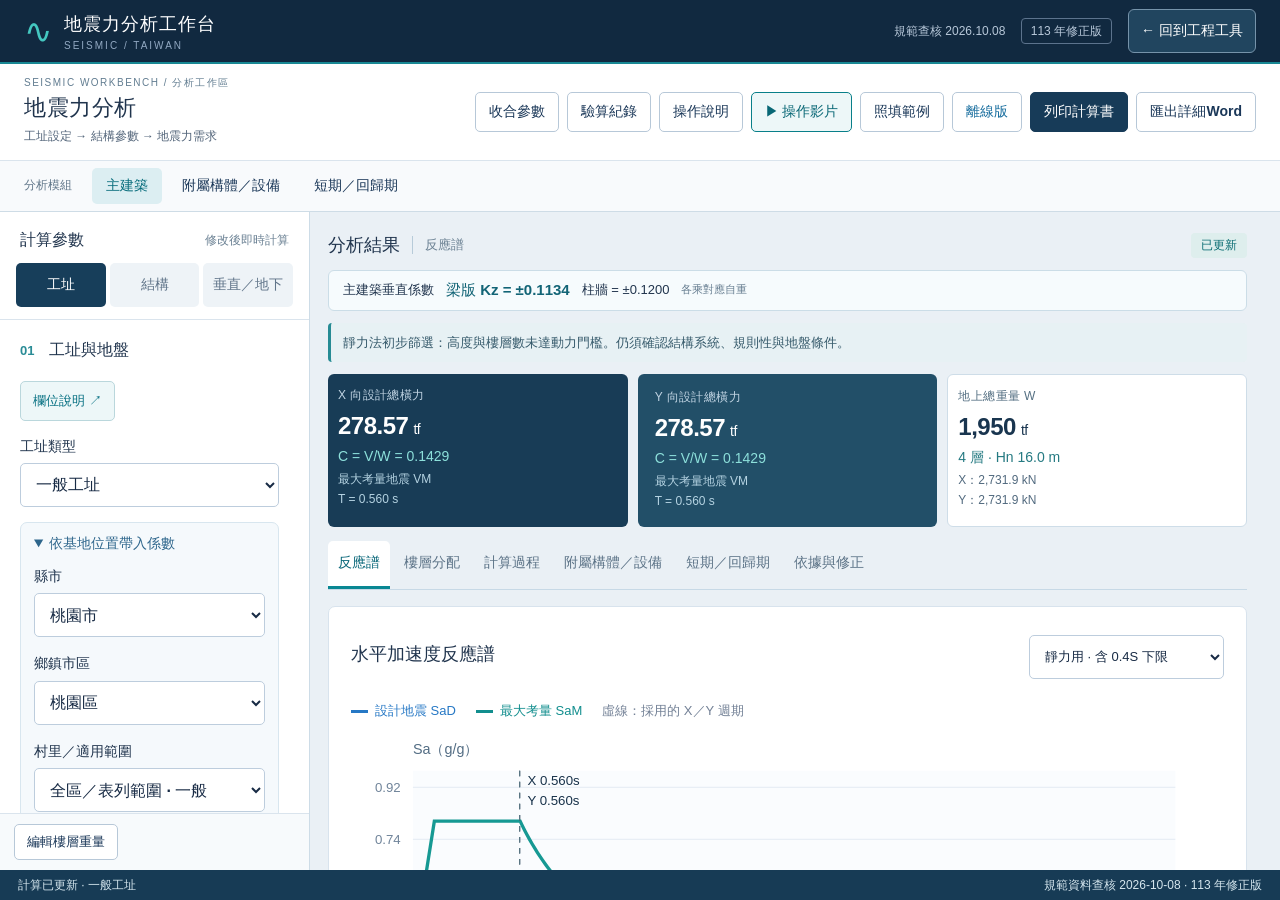
<file: index.html>
<!doctype html><html lang="zh-Hant"><head><meta charset="UTF-8"><meta name="viewport" content="width=device-width, initial-scale=1"><title>地震力分析工作台</title><meta name="description" content="臺灣建築物地震力互動計算，一般工址、臺北盆地、近斷層與完整計算過程。"><link rel="icon" href="data:image/svg+xml,%3Csvg xmlns='http://www.w3.org/2000/svg' viewBox='0 0 32 32'%3E%3Crect width='32' height='32' rx='6' fill='%23132640'/%3E%3Cpath d='M3 18h6l3-10 5 17 4-12 3 5h5' fill='none' stroke='%2339c6be' stroke-width='2'/%3E%3C/svg%3E"><link rel="stylesheet" href="style.css?v=20261002-guide2"><style id="hub-return-style">.header-actions{display:flex;align-items:center;gap:16px}.hub-return{display:inline-flex;align-items:center;justify-content:center;min-height:44px;padding:8px 12px;border:1px solid #7693aa;border-radius:6px;color:#fff;background:#21455f;font-size:14px;font-weight:600;white-space:nowrap;text-decoration:none}.hub-return:hover{background:#2c5875;text-decoration:none}.hub-return:focus-visible{outline:3px solid #70ded5;outline-offset:3px}@media(max-width:1050px){.header-actions .headernote{display:none}}@media(max-width:400px){header{padding-inline:12px}.hub-return{font-size:13px;padding-inline:8px}.brand{gap:6px}.brand b{font-size:16px}}@media print{.header-actions{display:none!important}}</style><style id="vs30-style">#vsPanel{padding:14px 12px;margin-bottom:16px;border:1px solid #bad5de;border-radius:7px;background:#f4fafb}#vsPanel details{margin:0;border:0}#vsPanel summary{font-weight:600;min-height:44px}#vsPanel label{font-size:13px}.vs-layer{padding:12px 0;border-top:1px solid #cadde5}.vs-layer-title{display:flex;justify-content:space-between;align-items:center;gap:8px;margin-bottom:8px}.vs-layer-title button{padding:8px 10px;min-height:44px}.vs-layer small{display:block;line-height:1.7;color:#4e6779}.vs-actions{display:flex;flex-wrap:wrap;gap:8px;margin:14px 0}.vs-actions button{min-height:44px;flex:1}#vsResult{font-variant-numeric:tabular-nums;font-size:14px;overflow-wrap:anywhere}.vs-error{color:#922c28;background:#fff0ec}#vsPanel input{min-width:0;width:100%;font-size:16px}</style><link rel="stylesheet" href="tutorial.css?v=20261008"><link rel="stylesheet" href="short-term.css?v=20261009"></head><body data-mobile-view="parameters">
<header><div class="brand"><span class="mark">∿</span><div><b>地震力分析工作台</b><small>SEISMIC / TAIWAN</small></div></div><div class="header-actions"><div class="headernote">規範查核 2026.10.08 <span>113 年修正版</span></div><a class="hub-return" href="https://jerry597640-droid.github.io/engineering-calculator-hub/" target="_blank" rel="noopener noreferrer" aria-label="回到工程工具（另開分頁）" title="另開工程工具總覽，保留目前計算資料；需網路連線">← 回到工程工具</a></div></header>
<main><div class="title"><div><div class="overline">SEISMIC WORKBENCH / 分析工作區</div><h1>地震力分析</h1><p>工址設定 → 結構參數 → 地震力需求</p></div><div class="title-actions"><button id="focusInput" aria-pressed="false">收合參數</button><button id="openVerification">驗算紀錄</button><button data-guide="start">操作說明</button><button type="button" class="tutorial-open" data-open-tutorial>▶ 操作影片</button><button data-guide="example">照填範例</button><a class="offline-link" href="offline.html" download="地震力分析工作台_離線版.html">離線版</a><button id="print">列印計算書</button></div></div>
<div class="workspace-toolbar"><div><span class="workspace-label">分析模組</span><button class="active" id="moduleBuilding" aria-pressed="true">主建築</button><button id="moduleComponent" aria-pressed="false">附屬構體／設備</button><button id="moduleShortTerm" aria-pressed="false">短期／回歸期</button></div><span class="workspace-meta">自動重算 · m / tf / s</span></div><div class="workspace"><aside id="inputPanel"><div class="input-heading"><b>計算參數</b><span>修改後即時計算</span></div><div class="input-tabs" role="tablist" aria-label="參數分類"><button id="input-tab-0" role="tab" aria-controls="input-0" aria-selected="true" data-input-tab="0" class="active">工址</button><button id="input-tab-1" role="tab" aria-controls="input-1" aria-selected="false" tabindex="-1" data-input-tab="1">結構</button><button id="input-tab-2" role="tab" aria-controls="input-2" aria-selected="false" tabindex="-1" data-input-tab="2">垂直／地下</button></div><div class="input-scroll">
<section id="input-0" role="tabpanel" aria-labelledby="input-tab-0"><h2><em>01</em> 工址與地盤</h2><button class="field-help" data-guide="site">欄位說明 ↗</button><label>工址類型<select id="mode"><option value="general">一般工址</option><option value="basin">臺北盆地微分區</option><option value="near">近斷層工址</option></select></label>
<details class="location-picker" open><summary>依基地位置帶入係數</summary><label>縣市<select id="city"></select></label><label>鄉鎮市區<select id="district"></select></label><label>村里／適用範圍<select id="village"></select></label><button id="applyLocation" class="full">帶入選定工址</button><p class="hint">所有震區與盆地資料採國土署現行表 2-1、2-6；資料查核 2026-10-08。依原操作設定，一般工址選單不列臺北市；臺北市非盆地基地須依表 2-6(b)另查並手動輸入，勿直接套盆地。未列村里須依規範圖 2-1 判定。</p></details>
<p class="hint" id="locationNote">示範：一般工址係數，請核對實際基地。</p>
<div id="vsPanel"><label>地盤分類方式<select id="soilMethod"><option value="manual">手動選擇地盤分類</option><option value="layers">分層厚度＋Vs 自動判定</option></select></label><p id="vsBasinNote" class="note" hidden>臺北盆地依 §2.7 微分區規定；Vs30 可試算，結果不帶入地震力，也不自動判定盆地範圍。</p><details id="vsDetails"><summary>Vs30 分層計算與資料來源</summary><p class="hint">從工址地表 0 m 起，由上而下連續填入各層厚度與剪力波速，合計須達 30 m。厚度不是層底深度，也不是從基礎底起算。</p><div id="vsRows"></div><div class="vs-actions"><button type="button" id="vsAdd">＋ 新增土層</button><button type="button" id="vsExample">載入教學範例</button></div><div id="vsResult" class="note" role="status" aria-live="polite"></div><p class="hint">Vs30 = 30 ÷ Σ(dᵢ/Vsᵢ)，為厚度加權調和平均。≥270：第一類；180–未滿270：第二類；未滿180：第三類（m/s）。分類使用未四捨五入值。</p><p class="hint">厚度取自地質鑽探／分層報告；Vs 取自波速試驗或由專業人員確認的規範換算值。不能由縣市、土名或單一 N 值直接判定。資料不足 30 m 不外推；穿越 30 m 的土層僅取範圍內厚度。岩層也須有對應波速。</p><button type="button" class="field-help" data-guide="vs30">Vs30 操作說明與範例 ↗</button><p class="hint"><a href="https://www.nlma.gov.tw/uploads/files/26e22debb8e2339ac04e410f8fa49b44.pdf" target="_blank" rel="noopener">規範 §2.5、式 (2-5a)</a> · 本功能不評估液化、邊坡或其他地質風險。</p></details></div><div id="generalInputs"><label>地盤分類<select id="soil"><option value="1">第一類 · Vs30 ≥ 270 m/s</option><option value="2">第二類 · 180 ≤ Vs30 < 270</option><option value="3">第三類 · Vs30 < 180 m/s</option></select></label><p class="hint">輸入震區係數，工址放大 Fa、Fv 自動內插。</p><div class="grid2"><label>S<sub>S</sub><sup>D</sup> 設計・短週期<input id="s0" type="number" value="0.6" step="0.01" min="0.01"></label><label>S<sub>1</sub><sup>D</sup> 設計・1 秒<input id="s1" type="number" value="0.3" step="0.01" min="0.01"></label><label>S<sub>S</sub><sup>M</sup> 最大・短週期<input id="s2" type="number" value="0.8" step="0.01" min="0.01"></label><label>S<sub>1</sub><sup>M</sup> 最大・1 秒<input id="s3" type="number" value="0.45" step="0.01" min="0.01"></label></div></div>
<div id="basinInputs" hidden><label>臺北微分區<select id="zone"><option value="1.6">臺北一區 · T₀ = 1.60 s</option><option value="1.3" selected>臺北二區 · T₀ = 1.30 s</option><option value="1.05">臺北三區 · T₀ = 1.05 s</option></select></label><p class="hint">SDS = 0.6、SMS = 0.8；不再乘一般地盤放大係數。</p></div>
<div id="nearInputs" hidden><h3>適用斷層與距離</h3><div id="faultRows"></div><button id="addFault">＋ 加入斷層</button><p class="hint">同名斷層須核對其適用行政區。距離為基地至最新斷層跡線的最短水平距離；≤1 km 取首欄，≥14 km 取末欄，各參數取包絡後再作地盤放大。</p></div></section>
<section id="input-1" role="tabpanel" aria-labelledby="input-tab-1" hidden><h2><em>02</em> 建築與結構參數</h2><button class="field-help" data-guide="structure">欄位說明 ↗</button><div class="grid2"><label title="修改高度會同比例調整各樓層標高">建築高度 Hn（m）<input id="height" type="number" value="16" min="0.1" step="0.1"></label><label>用途係數 I<select id="I"><option value="1">1.00 · 一般</option><option value="1.25">1.25 · 指定公眾用途</option><option value="1.5">1.50 · 重要／危險物品</option></select></label></div><label>設計方法與 αy<select id="ay"><option value="1">強度／極限設計，E 因子 1.0 · αy=1.0</option><option value="1.2">鋼構容許應力法 · αy=1.2</option><option value="1.5">RC 傳統強度法 · αy=1.5</option></select></label><p class="hint">用途依 §2.8 判定；αy 須與實際載重組合一致。</p>
<label>FuM 分界週期依據<select id="fumBasis" disabled><option value="code">規範 §2.10.2 代入式 (2-12) · T₀D</option></select></label><p class="hint">固定以 R 取代式 (2-12) 的 Ra，分界週期採 T₀D；計算書同步列示規範依據。</p><p class="hint">調整 Hn 會同比例更新樓層標高；個別樓高請至「樓層分配」修改。</p><div id="directionInputs"></div><label>表 1-1／1-2 指定不規則性<select id="irregular"><option value="no">無（示範假設）</option><option value="yes">有：勁度、重量、幾何或扭轉不規則</option></select></label><label>全高度結構系統是否不同<select id="mixed"><option value="no">相同</option><option value="yes">不同</option></select></label><label>其他需專案分析條件<select id="special"><option value="no">無（一般基礎固定建築）</option><option value="yes">有：隔震、消能或其他特殊條件</option></select></label></section>
<section id="input-2" role="tabpanel" aria-labelledby="input-tab-2" hidden><h2><em>03</em> 垂直與地下室</h2><button class="field-help" data-guide="vertical">欄位說明 ↗</button><div class="grid2"><label>垂直週期 Tv（s）<input id="tv" value="0.1" type="number" min="0.001" step="0.01"></label><label>垂直韌性 Rv<input id="rv" value="3" type="number" min="1" max="3" step="0.1"></label><label>地下室深度 H（m）<input id="depth" value="4.6" type="number" min="0" step="0.1"></label><label>地下該層重量（tf）<input id="bw" value="500" type="number" min="0.01" step="10"></label></div><p class="hint">Rv = 3 以相應韌性細節為前提。地下室重量不計入本頁地上總重 W。</p></section>
</div><div class="input-bottom"><button id="editWeights">編輯樓層重量</button><a href="#resultPanel">查看計算結果</a></div></aside>
<article id="resultPanel"><div class="result-heading"><h2>分析結果 <small id="activeViewName">反應譜</small></h2><span id="calcState">即時計算</span></div><div id="verticalSummary" class="vertical-summary" aria-live="polite"></div><div id="status" class="status" role="status"></div><div class="result-sticky"><div id="results"></div><nav aria-label="結果內容" role="tablist"><button class="active" data-tab="spectrum">反應譜</button><button data-tab="floors">樓層分配</button><button data-tab="details">計算過程</button><button data-tab="components">附屬構體／設備</button><button data-tab="shortterm">短期／回歸期</button><button data-tab="basis">依據與修正</button></nav></div>
<section id="spectrum" class="tab"><div class="sectiontop"><h2>水平加速度反應譜</h2><select id="chartType" aria-label="反應譜類型"><option value="static">靜力用 · 含 0.4S 下限</option><option value="elastic">5% 彈性譜 · 無長週期下限</option></select></div><div class="legend"><span class="blue">設計地震 SaD</span><span class="teal">最大考量 SaM</span><span>虛線：採用的 X／Y 週期</span></div><div id="chart"></div><p class="hint">Sa 為無因次加速度係數（譜加速度 / g）。彈性譜未乘 I、αy、Fu 調整係數，也未執行模態組合，不等於完成動力分析。</p><div id="siteTable"></div></section>
<section id="floors" class="tab" hidden><div class="sectiontop"><h2>地上樓層重量與地震力</h2><button class="field-help" data-guide="vertical">欄位說明 ↗</button><button id="addFloor">＋ 新增樓層</button></div><p class="hint">由下至上輸入；h 為距基面標高。W 應含全部靜載、必要活動隔間、容器內容物及規範要求的活載重比例。</p><div class="tablewrap"><table><thead><tr><th>樓層</th><th>h（m）</th><th>W（tf）</th><th>操作</th></tr></thead><tbody id="floorInputs"></tbody></table></div><div id="floorResults"></div></section>
<section id="details" class="tab" hidden><div class="sectiontop"><h2>逐步計算</h2><button id="expandSteps" aria-expanded="false">展開全部</button></div><div id="steps"></div></section>
<section id="components" class="tab" hidden><div class="sectiontop"><div><h2>附屬構體、非結構構材與設備</h2><button class="field-help" data-guide="equipment">欄位說明 ↗</button><p class="hint">第四章 · 地震力需求與承載力比較</p></div><span class="chapter-tag">§4.1–4.5</span></div>
<div class="note" id="componentContext"></div>
<div class="component-grid"><div class="component-input"><h3>構材／設備參數</h3><label>係數表<select id="cpGroup"><option value="4-1">表 4-1 · 部分構體與非結構構材附件</option><option value="4-2" selected>表 4-2 · 機電設備附件</option><option value="custom">自訂 ap、Rp（須提供可信依據）</option></select></label><label id="cpTypeLabel">構材／設備類型<select id="cpType"></select></label><div class="grid2"><label>共振放大倍數 ap<input id="cpAp" type="number" min="0.01" step="0.01" value="1" readonly></label><label>地震反應折減 Rp<input id="cpRp" type="number" min="1" step="0.01" value="2.5" readonly></label></div><label id="cpCustomLabel" hidden>自訂係數依據<input id="cpCustom" type="text" placeholder="填入報告、試驗或適用條文"></label>
<label>自重／設備操作重量 Wp（tf）<input id="cpW" type="number" min="0.001" step="0.1" value="1"></label><p class="hint">1 tf 對應約 1,000 kg 的重量；設備應計入運轉時的內容物。</p><label>安裝樓層<select id="cpFloor"><option value="roof">屋頂（自動連動 hn）</option><option value="base">基面（hx = 0）</option><option value="manual">自行輸入 hx</option></select></label><label>所在樓層距基面高度 hx（m）<input id="cpHx" type="number" min="0" step="0.1" value="16" readonly></label><label>構材／設備用途<select id="cpIp"><option value="1">一般用途 · 基準 Ip = 1.0</option><option value="1.5">必要機能／賣場儲存架／危險或易燃物 · 1.5</option></select></label><p class="hint">採用 Ip = max(設備用途係數, 建築物 I)，不另除建築物 αy 或 Fu。</p>
<details><summary>承載力比較（選填）</summary><p class="hint">填入已由設計者確認、與地震需求採相同設計基準的系統設計承載力。留白則不檢核。</p><label>水平設計承載力（tf）<input id="cpCapH" type="number" min="0.001" step="0.1" placeholder="未輸入"></label><label>垂直設計承載力（tf）<input id="cpCapV" type="number" min="0.001" step="0.1" placeholder="未輸入"></label><p class="hint">此比較不等於錨栓／接頭設計完成；仍需處理重力、偏心、傾倒力矩、拉剪互制、載重組合與傳力路徑。</p></details></div>
<div class="component-output"><div id="cpError" role="status" hidden></div><div id="cpResults"></div></div></div>
<details class="component-scope"><summary>適用範圍與設計注意事項</summary><ul><li>地震力作用於構體質心，按質量分布分配；其接頭、錨定及至主結構的傳力構件皆須設計，不能把總力直接平均分給錨栓。</li><li>固定附件不計重力引致摩擦力抵抗地震。支承在建築樓板／屋頂的設備採本章；獨立設於地面的大型設備須另依第五章。</li><li>§4.1 的家具及樓板／屋頂支承之 200 kg 以下設備附件豁免須確認適用條件。本頁不自動將小重量的設計力歸零。</li><li>§4.4 需維持機能的設備應考慮位移與相對位移。設計地震位移為式 (2-3) 作用所生位移乘以 1.4αyRa，須包含扭轉與必要的 P–Δ 效應；本模組未執行位移分析。</li><li>§4.5 替代設計須有可靠試驗與分析資料，且地震力與傾倒力矩不得低於規範的 80%；本頁不自動套用此折減。</li></ul></details>
<p class="hint">依據：<a href="https://www.nlma.gov.tw/uploads/files/38755deaa3b5f7ce0ceb3579198361db.pdf" target="_blank" rel="noopener">國土署《建築物耐震設計規範及解說》第四章、表 4-1 與表 4-2</a>。與左側已帶入的工址參數連動，選單選取後請按「帶入選定工址」。</p></section>

<section id="shortterm" class="tab" hidden>
<div class="st-top"><div><span class="st-kicker">SHORT SERVICE LIFE / v2026.10.09</span><h2>短期地震力｜回歸期檢核</h2><p>使用年限 → 10% 超越機率 → 回歸期 → 專案地震需求</p></div><div class="st-actions"><button data-guide="shortterm-guide">欄位與資料來源</button><button data-open-tutorial>▶ 進版操作影片</button></div></div>
<div class="st-note">依《建築物耐震設計規範及解說》§11.2 解說，施工支撐及臨時假設工程可依使用壽命內 <b>10% 超越機率</b>求設計地震回歸期，再取得該回歸期之工址地震危害資料。這裡的「短期」是使用期間（年），與結構振動「短週期」（秒）不同。</div>
<div class="st-layout"><div class="st-box"><h3>01　使用期間與比較條件</h3><div class="grid2"><label for="stDuration">預定使用期間<input id="stDuration" type="number" min="0.000001" step="any" value="6" inputmode="decimal"></label><label for="stUnit">期間單位<select id="stUnit"><option value="month" selected>月</option><option value="year">年</option><option value="day">日</option></select></label></div><div class="st-presets" aria-label="使用期間快速選擇"><button data-st-months="3">3 個月</button><button data-st-months="6">6 個月</button><button data-st-months="12">1 年</button><button data-st-months="24">2 年</button></div><label>期間內目標超越機率<input value="10%（§11.2 解說）" readonly aria-label="目標超越機率固定為百分之十"></label><label for="stCheckReturn">指定回歸期 Rcheck（年）<input id="stCheckReturn" type="number" min="0.000001" step="any" value="50" inputmode="decimal"></label><p class="hint">填入擬採用／資料所對應的回歸期。預設 50 年僅供比較，並非規範一律指定 50 年。</p><label for="stSite">工址與施工階段<input id="stSite" placeholder="基地位置、支撐系統、施工階段"></label><label for="stDurationSource">使用期間依據<input id="stDurationSource" placeholder="施工計畫版次、起訖與延期考量"></label><p class="hint">月÷12、日÷365.25 換成年。使用期間應涵蓋設置至拆除、待工與可能延期，不應只填施工作業天數。</p></div>
<div><div id="stError" class="st-error" role="alert" hidden></div><div id="stResult" class="st-result-text" aria-live="polite"></div><details open><summary>逐步計算與反算檢查</summary><div id="stSteps"></div></details></div></div>
<details><summary>常用年限對照表｜同為期間內 10%</summary><div class="tablewrap"><table class="st-table"><thead><tr><th>使用期間</th><th>換算年數</th><th>目標回歸期（年）</th></tr></thead><tbody id="stExampleTable"></tbody></table></div><p class="hint">50 年使用壽命對應 474.561 年，通常約稱 475 年。回歸期是統計量，不代表地震每隔固定年數發生一次，也不是發生日期預報。</p></details>
<details id="stForceDetails"><summary>02　接續檢核地震力｜須有專案資料</summary><p class="st-note st-warn">第 11.2 節未給「回歸期比值＝地震力折減比」的公式。請由該回歸期的危害曲線／反應譜及施工階段分析取得設計力係數。<b>PGA／g、SDS、Sa 與最終 C＝F／W 不可直接混用。</b>本區只依使用者提出的最終設計力係數計算需求，不自動推導短期反應譜。</p><div class="st-actions"><button id="stLoadExample" type="button">載入 6 個月假設範例</button><button id="stClearForce" type="button">清除專案資料</button></div><div id="stExampleBanner" class="st-example" hidden>教學假設資料：回歸期 5 年，Ch＝0.12、Cv＝0.06 均非規範表值，也未對應實際基地。請勿作為工程設計值。</div><label class="st-check"><input id="stForceEnabled" type="checkbox">啟用專案係數與承載力比較</label><fieldset id="stForceInputs" disabled><div class="st-layout"><div class="st-box"><label for="stHazardSource">地震危害資料來源<textarea id="stHazardSource" placeholder="報告名稱、日期、頁碼；基地／地盤、所採回歸期、PGA／譜與近斷層處理"></textarea></label><label for="stDesignSource">設計係數推導依據<textarea id="stDesignSource" placeholder="計算書版次／頁碼；施工階段系統、高度／週期、韌性與用途、分析方法及力的設計基準"></textarea></label><label class="st-check"><input id="stConfirmed" type="checkbox">已確認係數適用本工址、指定回歸期及施工階段；超過目標回歸期時，另確認地震需求的適用性。</label></div><div class="st-box"><label for="stW">施工階段地震重量 W（tf）<input id="stW" type="number" min="0.000001" step="any" placeholder="依本階段重量表"></label><div class="grid2"><label for="stCh">水平設計力係數 Ch<input id="stCh" type="number" min="0.000001" step="any" placeholder="最終 Fh／W"></label><label for="stCv">垂直設計力係數 Cv<input id="stCv" type="number" min="0.000001" step="any" placeholder="選填，正值"></label></div><p class="hint">係數均無因次；垂直力同時列 ± 方向，留白即未計算。不同方向／系統請分別採用對應係數與重量檢核。</p><div class="grid2"><label for="stCapH">水平承載力（tf）<input id="stCapH" type="number" min="0.000001" step="any" placeholder="選填"></label><label for="stCapV">垂直承載力（tf）<input id="stCapV" type="number" min="0.000001" step="any" placeholder="選填"></label></div><label for="stCapacitySource">承載力依據<input id="stCapacitySource" placeholder="與需求同基準之計算書／試驗報告"></label></div></div></fieldset><div id="stForceResult" class="st-result-text" aria-live="polite"></div><p class="hint">此處只比對輸入的地震力需求與承載力，未計入重力等載重組合、錨定／接頭、穩定、傾倒、位移或拉剪互制；不得據此判定整體安全。施工中遭遇較大地震，仍應依 §11.2 檢核彈性限度及主管機關規定。</p></details>
<div class="st-report-actions"><button id="stExport" type="button">匯出回歸期檢核 Word</button><button id="stPrint" type="button">列印本模組／PDF</button></div><p id="stExportStatus" class="hint" role="status"></p><p class="st-source">規範依據：<a href="https://www.nlma.gov.tw/uploads/files/040e5f9b6b72d27a8fef6c52c6175e1a.pdf#page=19" target="_blank" rel="noopener">國土署第十一章 §11.2、解說（11-19 頁）</a>；機率換算採時間獨立 Poisson 模型，<a href="https://www.usgs.gov/programs/earthquake-hazards/science/earthquake-hazards-201-technical-qa" target="_blank" rel="noopener">數學關係參考 USGS 技術問答</a>。查核 2026-10-09，台灣規範現列 113 年 3 月 1 日修正版。本模組不改寫主建築與設備計算參數；重新整理不保留輸入，請先匯出紀錄。</p>
</section>

<section id="basis" class="tab" hidden><div class="audit-panel" id="officialDataAudit"><span class="chapter-tag">2026-10-08 · 官方資料逐筆查核</span><h2>台灣耐震規範資料</h2><p>採用內政部《建築物耐震設計規範及解說》<b>113 年 3 月 1 日修正版</b>。工址資料直接依國土署現行表建置；FuM 固定依 §2.10.2 及式 (2-12) 採 T₀D。</p><div class="audit-stats"><b>459<small>一般震區資料列</small></b><b>883<small>盆地分類資料列</small></b><b>1,152<small>近斷層係數</small></b></div><p>一般震區包含表 2-1 的 327 個行政區與表 2-6(b) 展開的 132 筆範圍；盆地依表 2-6(a)、(c)。另核對表 2-4 的 30 個放大係數及表 4-1、4-2 的 45 組 ap／Rp。</p><p><b>本次修正：</b>獅潭斷層「新竹縣五峰鄉、苗栗縣苗栗市及泰安鄉」組，11 km 的 S₁ᴹ 由 0.45 改為官方 0.55，相關 9–13 km 內插一併更新。新竹市、嘉義市、花蓮縣改按規範列出各行政區。</p><p><a href="https://www.nlma.gov.tw/ch/legislation/regsearch/175" target="_blank" rel="noopener">官方規範及修正沿革</a> · <a href="https://www.nlma.gov.tw/uploads/files/039047aa58c2afcc22bf07f9d08f0d56.pdf" target="_blank" rel="noopener">官方係數表 PDF</a></p><p class="hint">查核範圍為表列數值、分類與本工具所列算式；行政區改名、未列村里及跨分區基地仍依規範圖 2-1 判定，斷層距離由最新跡線量測。畫面預設數字是教學案例，須帶入實際工址並確認地勘與結構資料。</p></div><div class="audit-panel"><span class="chapter-tag">2026-10-02 · 計算驗證</span><h2>公式對照與獨立驗算</h2><p>依國土署現行第二、三、四章及係數表核對；以獨立 Python 算式比對 JavaScript 引擎。</p><div class="audit-stats"><b>90<small>主建築測試案例</small></b><b>45<small>設備測試案例</small></b><b>3,471<small>數值斷言通過</small></b></div><p>覆蓋一般／盆地／近斷層、三類地盤、週期限制、三水準包絡、垂直力、樓層平衡、位移用力及設備上下限；45 組 ap／Rp 已逐列核對。最大浮點差 1.71×10⁻¹³。</p><p><a href="verification.html" target="_blank" rel="noopener">開啟完整驗算紀錄與可重現測試說明</a></p><p class="hint">這是程式公式及測試範圍確認，並非個案結構安全簽證。工址表未於本次逐筆重新地理定位，斷層距離與最新里界仍須人工核對。</p></div><h2>計算依據與原檔差異</h2><p>原始資料：2022新版地震力結構輔助設計程式V3_20221016_1.xlsm。網頁重建儲存格公式及查表資料，不需安裝 DLL；未執行原 Windows DLL，未宣稱二進位程式逐項等價。</p><div class="note">查核日期 2026-10-08。國土署現列最新發布為 113 年 3 月 1 日；本工具針對一般建築物地震力需求計算，並非整棟結構耐震合格判定。</div><h3>已更新與修正</h3><ul><li>雙北村里分類改用 113 年修正表 2-6(a)、2-6(b)，保留未列村里須按圖判定的條件。</li><li>一般工址地下室 F426:F428 引用空白 E412、I408；改為 §2.12 的 SDS、I 與深度，分別列出設計、中小度與最大考量地震值。</li><li>近斷層 N338 引用 M3298 的錯誤已排除。中小度地震採不含近斷層效應的地區係數。</li><li>多斷層依 §2.4 先取震區參數最大值再計算 Fa、Fv。原表部分近斷層結果為固定數值，網頁改為即時內插計算。</li><li>動力用彈性反應譜移除原表末點突回 0.4S 的繪圖情形；靜力用仍保留該下限。</li><li>不沿用原表「震度分級」標籤：設計譜係數不能直接視為氣象署實測震度。</li><li>FuM 固定依 §2.10.2 將 R 代入式 (2-12)，採 T₀D；已移除舊附件 T₀M 比對模式。</li><li>原表 0.9V 僅為特定動力分析調整參考，本頁不作無條件折減。</li></ul><h3>使用範圍</h3><p>R 請依表 1-3 及結構細節確認；頁面預設為示範值。FuM 固定按 §2.10.2 將 R 代入式 (2-12)，保留 T₀D。層間位移用地震力採 I=1、實際週期及無 0.4S 下限。尚未計算實際側移、意外扭矩、P–Δ、構材強度、弱層、液化、隔震或消能系統。</p><p>高度 ≥50 m、≥15 層或 §3.1 指定條件須另作動力分析。實際設計應由結構專業人員覆核工址、R、載重及模型。</p><h3>官方來源</h3><ul><li><a href="https://www.nlma.gov.tw/ch/legislation/regsearch/175" target="_blank" rel="noopener">國土署｜建築物耐震設計規範及解說</a></li><li><a href="https://www.nlma.gov.tw/uploads/files/26e22debb8e2339ac04e410f8fa49b44.pdf" target="_blank" rel="noopener">第二章｜靜力分析方法</a></li><li><a href="https://www.nlma.gov.tw/uploads/files/039047aa58c2afcc22bf07f9d08f0d56.pdf" target="_blank" rel="noopener">第二章｜係數表與微分區圖</a></li><li><a href="https://gazette.nat.gov.tw/EG_FileManager/eguploadpub/eg030039/ch02/type2/gov10/num6/Eg.pdf" target="_blank" rel="noopener">113 年 3 月 1 日修正發布全文</a></li><li><a href="https://www.nlma.gov.tw/uploads/files/5cf77b5e6f4e97835a4e48ae9bdaec20.pdf" target="_blank" rel="noopener">第三章｜動力分析方法</a></li></ul></section>
<footer>地震力需求計算 · 長度 m / 重量與力 tf / 週期 s · 1 tf = 9.80665 kN</footer></article></div></main><div class="mobile-workbar" role="group" aria-label="手機工作區"><button data-mobile="parameters" aria-pressed="true"><span>01</span>參數</button><button data-mobile="results" aria-pressed="false"><span>02</span>結果</button><button data-mobile="components" aria-pressed="false"><span>03</span>設備</button><button data-mobile="details" aria-pressed="false"><span>04</span>計算書</button><button data-mobile="shortterm" aria-pressed="false"><span>05</span>回歸期</button></div><div class="app-statusbar"><span id="appState">計算就緒</span><span>規範資料查核 2026-10-08 · 113 年修正版</span></div><script src="data.js?v=20261008-code"></script><script src="engine.js?v=20261008-code"></script><script src="app.js?v=20261008-code"></script><script src="component-engine.js"></script><script src="components.js?v=20261005-details"></script><script src="workbench.js?v=20261009b"></script><dialog id="guideDialog" aria-labelledby="guideTitle"><div class="guide-top"><b id="guideTitle">操作說明與資料來源</b><form method="dialog"><button aria-label="關閉操作說明">關閉 ✕</button></form></div><iframe id="guideFrame" title="操作說明與資料來源" srcdoc="&lt;!doctype html&gt;&lt;html lang=&quot;zh-Hant&quot;&gt;&lt;head&gt;&lt;meta charset=&quot;utf-8&quot;&gt;&lt;meta name=&quot;viewport&quot; content=&quot;width=device-width,initial-scale=1&quot;&gt;&lt;title&gt;操作說明與資料來源｜地震力分析工作台&lt;/title&gt;&lt;style&gt;*{box-sizing:border-box}html{scroll-behavior:smooth;scroll-padding-top:90px}body{margin:0;font:16px/1.8 system-ui,&quot;Microsoft JhengHei&quot;,sans-serif;background:#eef3f7;color:#233b50}header{background:#17384f;color:white;padding:38px max(24px,calc((100vw - 1120px)/2))}header small{letter-spacing:2px;color:#99d7da}h1{font-size:32px;margin:10px 0}header p{color:#c9dce7;max-width:760px}nav{position:sticky;top:0;background:white;border-bottom:1px solid #c9d8e3;padding:10px 20px;display:flex;gap:10px;z-index:2;flex-wrap:wrap}a{color:#086c83}nav a,button{padding:9px 15px;border:1px solid #b6cad7;background:white;border-radius:6px;font:inherit;font-size:14px;text-decoration:none;cursor:pointer;min-height:44px;color:#16485e}main{max-width:1160px;margin:auto;padding:24px 20px 60px}.toc{display:flex;flex-wrap:wrap;gap:8px 20px;margin:0 0 24px;padding:20px;background:#dfeef2;border-radius:8px}.toc a{font-size:14px}section{background:white;padding:28px;border:1px solid #d3dfe8;border-radius:9px;margin-bottom:22px}h2{font-size:23px;margin:0 0 18px;color:#164f68}p{margin:12px 0}li{margin:10px 0}strong,b{color:inherit}.tablewrap{overflow:auto;border:1px solid #dae5ed;border-radius:6px;margin:18px 0}table{width:100%;border-collapse:collapse;min-width:850px;table-layout:fixed;font-size:14px}th,td{text-align:left;vertical-align:top;padding:14px;border-bottom:1px solid #dfe7ee;overflow-wrap:anywhere}th{background:#eaf2f6;color:#315a70}th:first-child{width:18%}th:nth-child(2){width:25%}th:nth-child(3){width:27%}td:first-child{font-weight:650}tr:nth-child(even){background:#f9fbfd}.notice,.example{padding:18px;border-left:4px solid #248f9b;background:#ecf6f7;border-radius:4px;margin:20px 0}details{border-bottom:1px solid #d4e3eb;padding:12px 0}summary{font-weight:650;cursor:pointer;min-height:44px}footer{font-size:13px;color:#658092;text-align:center;padding:20px}a:focus-visible,button:focus-visible,summary:focus-visible{outline:3px solid #07939f;outline-offset:3px}@media(max-width:640px){header{padding:26px 18px}h1{font-size:25px}main{padding:16px 12px}section{padding:20px 16px}h2{font-size:20px}nav{position:static;padding:10px 12px;gap:6px}nav a,button{font-size:14px;padding:10px}.tablewrap{border:0;overflow:visible}table,thead,tbody,tr,th,td{display:block;min-width:0;width:100%;table-layout:auto}thead{display:none}tr{border:1px solid #cbdce6;border-radius:6px;margin-bottom:14px;padding:6px 12px}td{padding:10px 0;border:0}td:first-child{font-size:17px;color:#125b72;border-bottom:1px solid #d8e6ed}td:not(:first-child):before{content:attr(data-label);display:block;font-size:12px;font-weight:650;color:#668295;margin-bottom:4px}.notice,.example{padding:14px}.toc{padding:16px}ol{padding-left:24px}}@media print{@page{size:A4 landscape;margin:14mm}body{background:white;font-size:11px;line-height:1.6}header{background:white;color:#123;padding:0}header small,header p{color:#456}h1{font-size:24px}nav,.toc,.no-print{display:none}main{padding:0;max-width:none}section{border:0;padding:10px 0;margin-bottom:12px}h2{font-size:18px;break-after:avoid}table{font-size:10px;min-width:0}th,td{padding:7px}tr{break-inside:avoid}.tablewrap{overflow:visible}thead{display:table-header-group}a{color:#123;text-decoration:none}.notice,.example{padding:10px}footer{font-size:10px}}&lt;/style&gt;&lt;/head&gt;&lt;body&gt;&lt;header&gt;&lt;small&gt;SEISMIC WORKBENCH / USER GUIDE&lt;/small&gt;&lt;h1&gt;操作說明與資料來源&lt;/h1&gt;&lt;p&gt;每一格填什麼、向誰索取、結果怎麼讀。&lt;br&gt;適用 2026-10-08 版 · 主建築／附屬構體與設備 · 手機及離線適用&lt;/p&gt;&lt;/header&gt;&lt;nav&gt;&lt;a href=&quot;https://jerry597640-droid.github.io/seismic-force-calculator/&quot; target=&quot;_blank&quot; rel=&quot;noopener&quot;&gt;開啟線上工作台&lt;/a&gt;&lt;button onclick=&quot;window.print()&quot;&gt;列印／存為 PDF&lt;/button&gt;&lt;button id=&quot;saveGuide&quot;&gt;下載離線說明&lt;/button&gt;&lt;a href=&quot;#start&quot;&gt;回到操作順序&lt;/a&gt;&lt;a href=&quot;#vs30&quot;&gt;Vs30 分層計算與範例&lt;/a&gt;&lt;/nav&gt;&lt;main&gt;&lt;div class=&quot;toc&quot; aria-label=&quot;章節目錄&quot;&gt;&lt;a href=&quot;#start&quot;&gt;01　先備資料與操作順序&lt;/a&gt;&lt;a href=&quot;#site&quot;&gt;02　工址與地盤&lt;/a&gt;&lt;a href=&quot;#structure&quot;&gt;03　建築與結構參數&lt;/a&gt;&lt;a href=&quot;#vertical&quot;&gt;04　垂直／地下與樓層重量&lt;/a&gt;&lt;a href=&quot;#equipment&quot;&gt;05　附屬構體、非結構構材與設備&lt;/a&gt;&lt;a href=&quot;#outputs&quot;&gt;06　哪些表格不用填？結果如何讀？&lt;/a&gt;&lt;a href=&quot;#example&quot;&gt;07　可照著輸入的完整範例&lt;/a&gt;&lt;a href=&quot;#records&quot;&gt;08　資料來源紀錄與常見問題&lt;/a&gt;&lt;a href=&quot;#sources&quot;&gt;09　官方依據與檔案來源&lt;/a&gt;&lt;/div&gt;&lt;section id=&quot;start&quot;&gt;&lt;div class=&quot;notice&quot;&gt;&lt;b&gt;操作影片：&lt;/b&gt;工作台上方按「操作影片」，可觀看 4 分 48 秒的中文教學，支援 11 章節、倍速、全螢幕與 MP4 下載。&lt;a href=&quot;https://jerry597640-droid.github.io/seismic-force-calculator/index.html#tutorial&quot; target=&quot;_blank&quot; rel=&quot;noopener&quot;&gt;開啟線上影片&lt;/a&gt;（需網路）。離線時可在工作台的影片視窗選取已下載的 MP4。影片採 Vs30=225 m/s、第二類地盤，其 345.76 tf 結果與本說明第一類地盤 A 例不同。&lt;/div&gt;&lt;h2&gt;01　先備資料與操作順序&lt;/h2&gt;&lt;p&gt;適用版本：2026-10-08 地震力分析工作台。操作說明依目前程式欄位編製；法規入口於 2026-10-08 查核，官方列最新修正發布為 113 年 3 月 1 日。開啟時的數字是教學示範，尚未代表您的基地。&lt;/p&gt;&lt;div class=&quot;notice&quot;&gt;&lt;b&gt;先確認基面。&lt;/b&gt;請由結構設計者依規範 §1.4 確認分析基面；Hn、樓層 h 與設備 hx 必須使用同一基準。地下深度 H 則依 §2.12 使用該地下樓層距地表的深度，不能與 h 混用。&lt;/div&gt;&lt;ol&gt;&lt;li&gt;&lt;b&gt;蒐集資料：&lt;/b&gt;基地地址／地籍與位置圖、地質鑽探報告、建築剖面與用途、結構系統及分析報告、各層重量計算表；設備分析另備設備型錄、運轉重量、支承與錨定圖。&lt;/li&gt;&lt;li&gt;&lt;b&gt;設定工址：&lt;/b&gt;選工址類型 → 縣市／鄉鎮／村里 → 按「帶入選定工址」；核對地盤及係數。近斷層另填適用斷層及距離。&lt;/li&gt;&lt;li&gt;&lt;b&gt;設定結構：&lt;/b&gt;填 Hn、I、αy、X/Y 週期與 R，確認不規則性及特殊系統；FuM 已固定採規範模式。&lt;/li&gt;&lt;li&gt;&lt;b&gt;整理重量：&lt;/b&gt;按「編輯樓層重量」，按實際模型由下而上輸入 h、W；確認總重及頂層標高。&lt;/li&gt;&lt;li&gt;&lt;b&gt;垂直與地下：&lt;/b&gt;填 Tv、Rv 及要檢視之地下樓層 H、重量；本頁一次只算一個地下樓層。&lt;/li&gt;&lt;li&gt;&lt;b&gt;設備需求：&lt;/b&gt;選「附屬構體／設備」，依實際類型、重量、位置及用途輸入；承載力可留白。&lt;/li&gt;&lt;li&gt;&lt;b&gt;讀取與留存：&lt;/b&gt;看控制地震力與係數、樓層分配、計算過程和提示；使用「列印計算書」保存 PDF，再由設計者覆核輸入依據。&lt;/li&gt;&lt;/ol&gt;&lt;p&gt;桌面採左側參數、右側結果；「收合參數」可放大結果區。手機以底部「參數／結果／設備／計算書」切換；參數區上方再選「工址／結構／垂直／地下」。寬表格可在表格範圍左右滑動。&lt;/p&gt;&lt;p&gt;&lt;b&gt;儲存方式：&lt;/b&gt;一般數值修改即時重算，但位置選單須按「帶入選定工址」。目前沒有專案存檔、匯入或自動保存輸入；重新整理會回到預設值。「離線版」下載的是程式，並非當次個案資料，請另外保存計算書及輸入紀錄。&lt;/p&gt;&lt;/section&gt;&lt;section id=&quot;site&quot;&gt;&lt;h2&gt;02　工址與地盤&lt;/h2&gt;&lt;div class=&quot;tablewrap&quot;&gt;&lt;table&gt;&lt;thead&gt;&lt;tr&gt;&lt;th&gt;介面欄位&lt;/th&gt;&lt;th&gt;填寫內容／單位&lt;/th&gt;&lt;th&gt;資料從哪裡取得&lt;/th&gt;&lt;th&gt;填寫與判讀提醒&lt;/th&gt;&lt;/tr&gt;&lt;/thead&gt;&lt;tbody&gt;&lt;tr&gt;&lt;td data-label=&quot;介面欄位&quot;&gt;工址類型&lt;/td&gt;&lt;td data-label=&quot;填寫內容／單位&quot;&gt;一般工址／臺北盆地微分區／近斷層工址。&lt;/td&gt;&lt;td data-label=&quot;資料從哪裡取得&quot;&gt;基地位置圖＋官方第二章與圖表 [2][3]，由結構／大地設計者判定。&lt;/td&gt;&lt;td data-label=&quot;填寫與判讀提醒&quot;&gt;不是依縣市名稱直接決定；同一行政區可能有不同適用範圍。&lt;/td&gt;&lt;/tr&gt;&lt;tr&gt;&lt;td data-label=&quot;介面欄位&quot;&gt;縣市、鄉鎮市區、村里／適用範圍&lt;/td&gt;&lt;td data-label=&quot;填寫內容／單位&quot;&gt;依實際基地逐級選取，再按「帶入選定工址」。&lt;/td&gt;&lt;td data-label=&quot;資料從哪裡取得&quot;&gt;地籍、門牌、測量座標及官方表列範圍；里界變更需查新舊對照。&lt;/td&gt;&lt;td data-label=&quot;填寫與判讀提醒&quot;&gt;選單僅用來查表，不會定位基地。雙北資料採 113 年修正表；其餘由原附件擷取，仍須核對官方表。&lt;/td&gt;&lt;/tr&gt;&lt;tr&gt;&lt;td data-label=&quot;介面欄位&quot;&gt;地盤分類&lt;/td&gt;&lt;td data-label=&quot;填寫內容／單位&quot;&gt;第一、二或三類（無單位）；畫面按 Vs30 顯示 ≥270、180–270、&lt;180 m/s。&lt;/td&gt;&lt;td data-label=&quot;資料從哪裡取得&quot;&gt;基地鑽探／地質調查報告中的上部 30 m 平均剪力波速或規範允許之地盤分類資料，請大地設計者確認。&lt;/td&gt;&lt;td data-label=&quot;填寫與判讀提醒&quot;&gt;不要僅憑縣市、土壤名稱或單一深度的波速推定；缺資料應補足判定依據。盆地模式另採其規定。&lt;/td&gt;&lt;/tr&gt;&lt;tr&gt;&lt;td data-label=&quot;介面欄位&quot;&gt;Sˢᴰ、S¹ᴰ、Sˢᴹ、S¹ᴹ（四格）&lt;/td&gt;&lt;td data-label=&quot;填寫內容／單位&quot;&gt;依序填設計地震短週期、1 秒及最大考量地震短週期、1 秒的「震區」係數；正數、無因次。&lt;/td&gt;&lt;td data-label=&quot;資料從哪裡取得&quot;&gt;官方第二章震區係數表／113 年修正資料 [2][3][5]；也可由位置帶入後覆核。&lt;/td&gt;&lt;td data-label=&quot;填寫與判讀提醒&quot;&gt;不要填已經地盤放大的 SDS、SD1、SMS、SM1；Fa、Fv 由程式另算，否則會重複放大。近斷層模式此四格仍為一般區域基準值。&lt;/td&gt;&lt;/tr&gt;&lt;tr&gt;&lt;td data-label=&quot;介面欄位&quot;&gt;臺北微分區&lt;/td&gt;&lt;td data-label=&quot;填寫內容／單位&quot;&gt;依表選一區 T₀=1.60 s、二區 1.30 s 或三區 1.05 s。&lt;/td&gt;&lt;td data-label=&quot;資料從哪裡取得&quot;&gt;官方表 2-6(a)、2-6(b)、2-6(c)及微分區圖；未列村里依適用圖判定 [3][5]。&lt;/td&gt;&lt;td data-label=&quot;填寫與判讀提醒&quot;&gt;盆地模式直接用 SDS=0.6、SMS=0.8 及微分區週期，不再乘一般地盤放大。&lt;/td&gt;&lt;/tr&gt;&lt;tr&gt;&lt;td data-label=&quot;介面欄位&quot;&gt;斷層／表列行政區組別&lt;/td&gt;&lt;td data-label=&quot;填寫內容／單位&quot;&gt;近斷層模式加入所有適用斷層，並核對所示行政區。&lt;/td&gt;&lt;td data-label=&quot;資料從哪裡取得&quot;&gt;規範近斷層表、基地調查及最新官方斷層跡線資料；由大地／結構設計者確認版本。&lt;/td&gt;&lt;td data-label=&quot;填寫與判讀提醒&quot;&gt;同名斷層可能分成不同適用行政區組別，不能只看名稱；程式不會自動找出所有鄰近斷層。&lt;/td&gt;&lt;/tr&gt;&lt;tr&gt;&lt;td data-label=&quot;介面欄位&quot;&gt;最短水平距離&lt;/td&gt;&lt;td data-label=&quot;填寫內容／單位&quot;&gt;基地至適用斷層跡線的最短水平距離，km，≥0。&lt;/td&gt;&lt;td data-label=&quot;資料從哪裡取得&quot;&gt;以確認過的基地與斷層圖資進行 GIS／測量作業，留存圖資日期、坐標系統及量測圖。&lt;/td&gt;&lt;td data-label=&quot;填寫與判讀提醒&quot;&gt;不是道路距離、到行政區中心距離或震源深度。程式於表列距離間內插，端點外取端值，再逐參數取多斷層包絡。&lt;/td&gt;&lt;/tr&gt;&lt;/tbody&gt;&lt;/table&gt;&lt;/div&gt;&lt;div class=&quot;notice&quot;&gt;&lt;b&gt;臺北選單規則：&lt;/b&gt;盆地模式只列臺北市與新北市；依既有操作設定，一般模式不列臺北市。臺北市仍存在非盆地基地，遇此情況請依表 2-6(b)查值後，在一般模式手動填四個震區係數，並另記實際地址；不要用其他縣市帶入值代替，也不要誤選盆地。位置摘要未必反映手動修改，覆核時應看實際輸入值並附資料來源。&lt;/div&gt;&lt;/section&gt;&lt;section id=&quot;structure&quot;&gt;&lt;h2&gt;03　建築與結構參數&lt;/h2&gt;&lt;div class=&quot;tablewrap&quot;&gt;&lt;table&gt;&lt;thead&gt;&lt;tr&gt;&lt;th&gt;介面欄位&lt;/th&gt;&lt;th&gt;填寫內容／單位&lt;/th&gt;&lt;th&gt;資料從哪裡取得&lt;/th&gt;&lt;th&gt;填寫與判讀提醒&lt;/th&gt;&lt;/tr&gt;&lt;/thead&gt;&lt;tbody&gt;&lt;tr&gt;&lt;td data-label=&quot;介面欄位&quot;&gt;建築高度 Hn&lt;/td&gt;&lt;td data-label=&quot;填寫內容／單位&quot;&gt;基面至頂層的高度，m，&gt;0。&lt;/td&gt;&lt;td data-label=&quot;資料從哪裡取得&quot;&gt;建築剖面、結構分析模型及設計者確認的基面。&lt;/td&gt;&lt;td data-label=&quot;填寫與判讀提醒&quot;&gt;與樓層表頂層 h 一致；直接修改 Hn 會同比例調整所有樓層標高，修改後要再逐層確認。&lt;/td&gt;&lt;/tr&gt;&lt;tr&gt;&lt;td data-label=&quot;介面欄位&quot;&gt;用途係數 I&lt;/td&gt;&lt;td data-label=&quot;填寫內容／單位&quot;&gt;依實際用途選 1.00／1.25／1.50。&lt;/td&gt;&lt;td data-label=&quot;資料從哪裡取得&quot;&gt;使用執照／核准用途、業主功能要求及規範 §2.8 [2]。&lt;/td&gt;&lt;td data-label=&quot;填寫與判讀提醒&quot;&gt;選單文字為摘要；是否屬指定公眾、重要或危險物品用途須按完整條文判定，不能只按建物名稱。&lt;/td&gt;&lt;/tr&gt;&lt;tr&gt;&lt;td data-label=&quot;介面欄位&quot;&gt;設計方法與 αy&lt;/td&gt;&lt;td data-label=&quot;填寫內容／單位&quot;&gt;選與實際分析及載重組合相符的方法；本工具提供 1.0、1.2、1.5。&lt;/td&gt;&lt;td data-label=&quot;資料從哪裡取得&quot;&gt;結構設計準則、計算書載重組合及 §2.2 [2]。&lt;/td&gt;&lt;td data-label=&quot;填寫與判讀提醒&quot;&gt;不是材料種類選項，也不是為降低地震力而自行調整的折減係數；請設計者確認。&lt;/td&gt;&lt;/tr&gt;&lt;tr&gt;&lt;td data-label=&quot;介面欄位&quot;&gt;FuM 分界週期依據&lt;/td&gt;&lt;td data-label=&quot;填寫內容／單位&quot;&gt;固定採用「規範 §2.10.2／T₀D」，無需填寫。&lt;/td&gt;&lt;td data-label=&quot;資料從哪裡取得&quot;&gt;官方 §2.10.2、式 (2-12)。&lt;/td&gt;&lt;td data-label=&quot;填寫與判讀提醒&quot;&gt;程式將 R 代入式 (2-12) 取代 Ra，分界週期保留 T₀D。&lt;/td&gt;&lt;/tr&gt;&lt;tr&gt;&lt;td data-label=&quot;介面欄位&quot;&gt;X/Y 向：經驗週期類別 Ct&lt;/td&gt;&lt;td data-label=&quot;填寫內容／單位&quot;&gt;分方向選實際抗側力系統；選項 0.070、0.085、0.050。&lt;/td&gt;&lt;td data-label=&quot;資料從哪裡取得&quot;&gt;結構平面、系統設計說明與 §2.6 [2]。&lt;/td&gt;&lt;td data-label=&quot;填寫與判讀提醒&quot;&gt;程式用 Tc=Ct×Hn^0.75 作週期上限比較。Ct 與 R 必須分別確認，不會互相自動選定。&lt;/td&gt;&lt;/tr&gt;&lt;tr&gt;&lt;td data-label=&quot;介面欄位&quot;&gt;X/Y 向：分析週期 Tx、Ty&lt;/td&gt;&lt;td data-label=&quot;填寫內容／單位&quot;&gt;各方向代表性分析週期，s，&gt;0。&lt;/td&gt;&lt;td data-label=&quot;資料從哪裡取得&quot;&gt;結構分析模型的模態／週期報告，確認方向及有效參與振態；由分析者提供。&lt;/td&gt;&lt;td data-label=&quot;填寫與判讀提醒&quot;&gt;不可直接填模態序號。畫面預設 0.56 s 是示範；強度計算採 min(T分析,1.4Tc)，輸入仍應是原分析週期。&lt;/td&gt;&lt;/tr&gt;&lt;tr&gt;&lt;td data-label=&quot;介面欄位&quot;&gt;X/Y 向：韌性容量 Rx、Ry&lt;/td&gt;&lt;td data-label=&quot;填寫內容／單位&quot;&gt;各方向符合實際系統的 R；本工具支援 1–5。&lt;/td&gt;&lt;td data-label=&quot;資料從哪裡取得&quot;&gt;官方表 1-3、結構系統與韌性細節圖／計算書 [1][6]。&lt;/td&gt;&lt;td data-label=&quot;填寫與判讀提醒&quot;&gt;不要套用其他規範同名 R；預設 4 不代表所有 RC 結構。若表列系統或特殊條件超出功能，應另作分析。&lt;/td&gt;&lt;/tr&gt;&lt;tr&gt;&lt;td data-label=&quot;介面欄位&quot;&gt;表 1-1／1-2 指定不規則性&lt;/td&gt;&lt;td data-label=&quot;填寫內容／單位&quot;&gt;依結構配置、質量、勁度等評估選有／無。&lt;/td&gt;&lt;td data-label=&quot;資料從哪裡取得&quot;&gt;結構平立面、層重量／層勁度分析及規範表 1-1、1-2 [1]。&lt;/td&gt;&lt;td data-label=&quot;填寫與判讀提醒&quot;&gt;預設「無」是示範；本工具沒有由模型自動判斷不規則性。&lt;/td&gt;&lt;/tr&gt;&lt;tr&gt;&lt;td data-label=&quot;介面欄位&quot;&gt;全高度結構系統是否不同&lt;/td&gt;&lt;td data-label=&quot;填寫內容／單位&quot;&gt;沿高度抗側力系統相同／不同。&lt;/td&gt;&lt;td data-label=&quot;資料從哪裡取得&quot;&gt;結構設計總說明、立面、轉換層及系統配置圖。&lt;/td&gt;&lt;td data-label=&quot;填寫與判讀提醒&quot;&gt;由設計者判定，會影響動力分析初步提示。&lt;/td&gt;&lt;/tr&gt;&lt;tr&gt;&lt;td data-label=&quot;介面欄位&quot;&gt;其他需專案分析條件&lt;/td&gt;&lt;td data-label=&quot;填寫內容／單位&quot;&gt;有隔震、消能或其他特殊條件時選「有」。&lt;/td&gt;&lt;td data-label=&quot;資料從哪裡取得&quot;&gt;專案設計準則、隔震／消能設計報告與規範適用章節。&lt;/td&gt;&lt;td data-label=&quot;填寫與判讀提醒&quot;&gt;提示不等於完成專案分析；即使選無，也不表示所有動力分析適用條件已檢核。&lt;/td&gt;&lt;/tr&gt;&lt;/tbody&gt;&lt;/table&gt;&lt;/div&gt;&lt;/section&gt;&lt;section id=&quot;vertical&quot;&gt;&lt;h2&gt;04　垂直／地下與樓層重量&lt;/h2&gt;&lt;div class=&quot;tablewrap&quot;&gt;&lt;table&gt;&lt;thead&gt;&lt;tr&gt;&lt;th&gt;介面欄位&lt;/th&gt;&lt;th&gt;填寫內容／單位&lt;/th&gt;&lt;th&gt;資料從哪裡取得&lt;/th&gt;&lt;th&gt;填寫與判讀提醒&lt;/th&gt;&lt;/tr&gt;&lt;/thead&gt;&lt;tbody&gt;&lt;tr&gt;&lt;td data-label=&quot;介面欄位&quot;&gt;垂直週期 Tv&lt;/td&gt;&lt;td data-label=&quot;填寫內容／單位&quot;&gt;垂直方向分析週期，s，&gt;0。&lt;/td&gt;&lt;td data-label=&quot;資料從哪裡取得&quot;&gt;垂直振動分析、梁版／相關系統之分析報告及 §2.18 [2]，由設計者選定。&lt;/td&gt;&lt;td data-label=&quot;填寫與判讀提醒&quot;&gt;不可直接沿用水平週期；預設 0.1 s 僅供示範。&lt;/td&gt;&lt;/tr&gt;&lt;tr&gt;&lt;td data-label=&quot;介面欄位&quot;&gt;垂直韌性 Rv&lt;/td&gt;&lt;td data-label=&quot;填寫內容／單位&quot;&gt;符合垂直受力系統的韌性容量；本工具範圍 1–3。&lt;/td&gt;&lt;td data-label=&quot;資料從哪裡取得&quot;&gt;結構韌性設計細節與 §2.18，由結構設計者提供。&lt;/td&gt;&lt;td data-label=&quot;填寫與判讀提醒&quot;&gt;取 3 須具相應設計細節，不能因是預設值就直接採用。&lt;/td&gt;&lt;/tr&gt;&lt;tr&gt;&lt;td data-label=&quot;介面欄位&quot;&gt;地下室深度 H&lt;/td&gt;&lt;td data-label=&quot;填寫內容／單位&quot;&gt;要計算的「該地下樓層」距地表深度，m，≥0。&lt;/td&gt;&lt;td data-label=&quot;資料從哪裡取得&quot;&gt;建築／結構剖面及 §2.12 [2]。&lt;/td&gt;&lt;td data-label=&quot;填寫與判讀提醒&quot;&gt;不是整棟地下室總深度套用各層；要分析不同地下樓層時，逐層換 H 與該層重量。&lt;/td&gt;&lt;/tr&gt;&lt;tr&gt;&lt;td data-label=&quot;介面欄位&quot;&gt;地下該層重量&lt;/td&gt;&lt;td data-label=&quot;填寫內容／單位&quot;&gt;該地下樓層的靜載重，tf，&gt;0。&lt;/td&gt;&lt;td data-label=&quot;資料從哪裡取得&quot;&gt;地下該層靜載重計算書與 §2.12，由結構設計者確認納入範圍。&lt;/td&gt;&lt;td data-label=&quot;填寫與判讀提醒&quot;&gt;不納入本工具地上總重 W。無地下室時忽略地下結果；目前欄位仍須保持有效正數，不能把示範結果當成實際地下樓層。&lt;/td&gt;&lt;/tr&gt;&lt;tr&gt;&lt;td data-label=&quot;介面欄位&quot;&gt;樓層（樓層分配表）&lt;/td&gt;&lt;td data-label=&quot;填寫內容／單位&quot;&gt;程式自動由下而上命名 1F、2F…；用新增／移除調整數量。&lt;/td&gt;&lt;td data-label=&quot;資料從哪裡取得&quot;&gt;結構模型中的各層質量配置。&lt;/td&gt;&lt;td data-label=&quot;填寫與判讀提醒&quot;&gt;目前不支援自訂樓層名稱；夾層、屋突等應由設計者確認如何建模及與實際圖面對應。新增列會帶示範高度與重量，須自行改正。&lt;/td&gt;&lt;/tr&gt;&lt;tr&gt;&lt;td data-label=&quot;介面欄位&quot;&gt;h（樓層表）&lt;/td&gt;&lt;td data-label=&quot;填寫內容／單位&quot;&gt;各層距基面的標高，m，正數且由下而上遞增。&lt;/td&gt;&lt;td data-label=&quot;資料從哪裡取得&quot;&gt;剖面圖／模型樓層標高表，扣除所選基面高程。&lt;/td&gt;&lt;td data-label=&quot;填寫與判讀提醒&quot;&gt;是累計標高，不是單層層高。例如層高均 4 m 的四層，填 4、8、12、16。改頂層 h 會更新 Hn。&lt;/td&gt;&lt;/tr&gt;&lt;tr&gt;&lt;td data-label=&quot;介面欄位&quot;&gt;W（樓層表）&lt;/td&gt;&lt;td data-label=&quot;填寫內容／單位&quot;&gt;各層地震計算重量，tf，&gt;0。&lt;/td&gt;&lt;td data-label=&quot;資料從哪裡取得&quot;&gt;逐層重量清冊：結構自重、附加靜載、隔間、設備及內容物、規範要求的活載部分；核對模型質量來源。&lt;/td&gt;&lt;td data-label=&quot;填寫與判讀提醒&quot;&gt;依 §2.2 定義逐項確認，不是直接填樓地板面積、活載強度或質量密度；避免設備與自重重複計入。總 W 由各列加總，無須另填。&lt;/td&gt;&lt;/tr&gt;&lt;/tbody&gt;&lt;/table&gt;&lt;/div&gt;&lt;p&gt;&lt;b&gt;單位範例：&lt;/b&gt;若某層經確認的均佈重量為 0.8 tf/m²、分攤面積 500 m²，該項重量為 400 tf；再加其餘未包含項目。這只是換算示範，0.8 並非本工具建議載重。1 tf=9.80665 kN；若資料為 kN，除以 9.80665 後填入。&lt;/p&gt;&lt;/section&gt;&lt;section id=&quot;equipment&quot;&gt;&lt;h2&gt;05　附屬構體、非結構構材與設備&lt;/h2&gt;&lt;div class=&quot;tablewrap&quot;&gt;&lt;table&gt;&lt;thead&gt;&lt;tr&gt;&lt;th&gt;介面欄位&lt;/th&gt;&lt;th&gt;填寫內容／單位&lt;/th&gt;&lt;th&gt;資料從哪裡取得&lt;/th&gt;&lt;th&gt;填寫與判讀提醒&lt;/th&gt;&lt;/tr&gt;&lt;/thead&gt;&lt;tbody&gt;&lt;tr&gt;&lt;td data-label=&quot;介面欄位&quot;&gt;連動工址 SDS、I、hn&lt;/td&gt;&lt;td data-label=&quot;填寫內容／單位&quot;&gt;自動讀取主建築；此處不用再填。&lt;/td&gt;&lt;td data-label=&quot;資料從哪裡取得&quot;&gt;已確認的主建築工址、用途與高度。&lt;/td&gt;&lt;td data-label=&quot;填寫與判讀提醒&quot;&gt;先完成主建築有效輸入；核對模組上方連動摘要，換設備不會換工址。&lt;/td&gt;&lt;/tr&gt;&lt;tr&gt;&lt;td data-label=&quot;介面欄位&quot;&gt;係數表&lt;/td&gt;&lt;td data-label=&quot;填寫內容／單位&quot;&gt;表 4-1（部分構體／非結構構材）、表 4-2（機電設備）或自訂。&lt;/td&gt;&lt;td data-label=&quot;資料從哪裡取得&quot;&gt;官方第四章及表 4-1、4-2 [4]。&lt;/td&gt;&lt;td data-label=&quot;填寫與判讀提醒&quot;&gt;依實際構材、變形能力、支承及附件分類，不能僅用設備商品名稱猜選。&lt;/td&gt;&lt;/tr&gt;&lt;tr&gt;&lt;td data-label=&quot;介面欄位&quot;&gt;構材／設備類型&lt;/td&gt;&lt;td data-label=&quot;填寫內容／單位&quot;&gt;選與實際安裝及固定方式相符的類型。&lt;/td&gt;&lt;td data-label=&quot;資料從哪裡取得&quot;&gt;建築／機電圖、設備安裝圖、廠商資料與官方係數表。&lt;/td&gt;&lt;td data-label=&quot;填寫與判讀提醒&quot;&gt;有無隔振、懸吊、懸臂、側撐及接頭型式會影響分類；請設計者確認。&lt;/td&gt;&lt;/tr&gt;&lt;tr&gt;&lt;td data-label=&quot;介面欄位&quot;&gt;共振放大 ap、反應折減 Rp&lt;/td&gt;&lt;td data-label=&quot;填寫內容／單位&quot;&gt;一般由類型自動帶入唯讀值；自訂模式才可輸入。ap&gt;0，Rp≥1，皆無因次。&lt;/td&gt;&lt;td data-label=&quot;資料從哪裡取得&quot;&gt;官方係數表；自訂值須有經設計者接受的試驗／分析與適用依據。&lt;/td&gt;&lt;td data-label=&quot;填寫與判讀提醒&quot;&gt;不要把主建築 R 填成設備 Rp；畫面數值隨類型自動更新。&lt;/td&gt;&lt;/tr&gt;&lt;tr&gt;&lt;td data-label=&quot;介面欄位&quot;&gt;自訂係數依據&lt;/td&gt;&lt;td data-label=&quot;填寫內容／單位&quot;&gt;自訂模式必填文字：報告名稱、編號、版次、頁次／條文。&lt;/td&gt;&lt;td data-label=&quot;資料從哪裡取得&quot;&gt;可追溯的試驗、分析或設計依據文件。&lt;/td&gt;&lt;td data-label=&quot;填寫與判讀提醒&quot;&gt;程式僅檢查是否填文字，不會審查文件可信度或自動核准替代設計。&lt;/td&gt;&lt;/tr&gt;&lt;tr&gt;&lt;td data-label=&quot;介面欄位&quot;&gt;自重／操作重量 Wp&lt;/td&gt;&lt;td data-label=&quot;填寫內容／單位&quot;&gt;設備或構材的操作狀態重量，tf，&gt;0。&lt;/td&gt;&lt;td data-label=&quot;資料從哪裡取得&quot;&gt;廠商型錄、設備重量表、滿載／運轉工況資料；含需計入的液體、儲物及附件。&lt;/td&gt;&lt;td data-label=&quot;填寫與判讀提醒&quot;&gt;例如 1,250 kg 操作質量約填 1.25 tf；確認不是乾重／出貨重量。重量不因高度改變。&lt;/td&gt;&lt;/tr&gt;&lt;tr&gt;&lt;td data-label=&quot;介面欄位&quot;&gt;安裝樓層&lt;/td&gt;&lt;td data-label=&quot;填寫內容／單位&quot;&gt;選屋頂、基面、已輸入樓層或自行輸入 hx。&lt;/td&gt;&lt;td data-label=&quot;資料從哪裡取得&quot;&gt;設備配置、安裝剖面與結構樓層表。&lt;/td&gt;&lt;td data-label=&quot;填寫與判讀提醒&quot;&gt;屋頂連動 hn；基面為 0；樓層選項由樓層表更新。&lt;/td&gt;&lt;/tr&gt;&lt;tr&gt;&lt;td data-label=&quot;介面欄位&quot;&gt;所在樓層距基面高度 hx&lt;/td&gt;&lt;td data-label=&quot;填寫內容／單位&quot;&gt;自動帶入；「自行輸入」時可填，m，0≤hx≤hn。&lt;/td&gt;&lt;td data-label=&quot;資料從哪裡取得&quot;&gt;設備支承所在樓層的標高及主建築基面。&lt;/td&gt;&lt;td data-label=&quot;填寫與判讀提醒&quot;&gt;此為支承所在樓層高度，不是設備本身高度或任意重心標高；屋突等特殊配置須另確認適用性。&lt;/td&gt;&lt;/tr&gt;&lt;tr&gt;&lt;td data-label=&quot;介面欄位&quot;&gt;構材／設備用途 Ip&lt;/td&gt;&lt;td data-label=&quot;填寫內容／單位&quot;&gt;一般基準 1.0，指定必要機能／危險等用途選 1.5。&lt;/td&gt;&lt;td data-label=&quot;資料從哪裡取得&quot;&gt;設備用途說明、業主功能需求、危險物料資料及第四章 [4]。&lt;/td&gt;&lt;td data-label=&quot;填寫與判讀提醒&quot;&gt;採用值由程式取 max(所選設備用途係數,建築 I)；不要另乘一次建築 I。&lt;/td&gt;&lt;/tr&gt;&lt;tr&gt;&lt;td data-label=&quot;介面欄位&quot;&gt;水平設計承載力（選填）&lt;/td&gt;&lt;td data-label=&quot;填寫內容／單位&quot;&gt;與需求相同設計基準的整體系統水平承載力，tf，正數；不比較就留白。&lt;/td&gt;&lt;td data-label=&quot;資料從哪裡取得&quot;&gt;結構／固定系統設計計算、有效試驗報告，由設計者確認折減及破壞模式。&lt;/td&gt;&lt;td data-label=&quot;填寫與判讀提醒&quot;&gt;不能直接填單支錨栓型錄極限值或未考慮邊距、間距、基材的乘積。&lt;/td&gt;&lt;/tr&gt;&lt;tr&gt;&lt;td data-label=&quot;介面欄位&quot;&gt;垂直設計承載力（選填）&lt;/td&gt;&lt;td data-label=&quot;填寫內容／單位&quot;&gt;相同設計基準的系統垂直承載力，tf，正數；不比較就留白。&lt;/td&gt;&lt;td data-label=&quot;資料從哪裡取得&quot;&gt;支承／錨定系統垂直受力設計資料。&lt;/td&gt;&lt;td data-label=&quot;填寫與判讀提醒&quot;&gt;程式只有一格，以垂直地震力絕對值作分量比較；正負方向能力不同時須另行檢核，並加入重力、力矩及拉剪互制。&lt;/td&gt;&lt;/tr&gt;&lt;/tbody&gt;&lt;/table&gt;&lt;/div&gt;&lt;div class=&quot;notice&quot;&gt;「需求 ≤ 輸入承載力」只表示本次分量的數值比較，不代表錨栓、接頭或整體系統設計完成。本模組不會把地震總力自動合理分配至每支錨栓，也未執行相對位移或機能維持檢核。&lt;/div&gt;&lt;/section&gt;&lt;section id=&quot;outputs&quot;&gt;&lt;h2&gt;06　哪些表格不用填？結果如何讀？&lt;/h2&gt;&lt;div class=&quot;tablewrap&quot;&gt;&lt;table&gt;&lt;thead&gt;&lt;tr&gt;&lt;th&gt;介面欄位&lt;/th&gt;&lt;th&gt;填寫內容／單位&lt;/th&gt;&lt;th&gt;資料從哪裡取得&lt;/th&gt;&lt;th&gt;填寫與判讀提醒&lt;/th&gt;&lt;/tr&gt;&lt;/thead&gt;&lt;tbody&gt;&lt;tr&gt;&lt;td data-label=&quot;介面欄位&quot;&gt;X、Y 向地震力卡片&lt;/td&gt;&lt;td data-label=&quot;填寫內容／單位&quot;&gt;自動：V（tf）、C=V/W、採用週期及控制工況。&lt;/td&gt;&lt;td data-label=&quot;資料從哪裡取得&quot;&gt;四個震區係數、地盤、I、αy、T、R 與樓層總重。&lt;/td&gt;&lt;td data-label=&quot;填寫與判讀提醒&quot;&gt;C 為三水準取最大後的控制係數；若要看單獨設計地震 Cd，至「計算過程」第 06 步。不要把 C 當氣象震度。&lt;/td&gt;&lt;/tr&gt;&lt;tr&gt;&lt;td data-label=&quot;介面欄位&quot;&gt;主建築垂直係數&lt;/td&gt;&lt;td data-label=&quot;填寫內容／單位&quot;&gt;自動：梁版 Kz、柱牆自重垂直係數，無因次，均考慮 ±。&lt;/td&gt;&lt;td data-label=&quot;資料從哪裡取得&quot;&gt;工址、I、αy、Tv、Rv 等。&lt;/td&gt;&lt;td data-label=&quot;填寫與判讀提醒&quot;&gt;各乘「對應」重量，不是兩者各乘整棟 W 再重複相加。&lt;/td&gt;&lt;/tr&gt;&lt;tr&gt;&lt;td data-label=&quot;介面欄位&quot;&gt;反應譜／工址係數表&lt;/td&gt;&lt;td data-label=&quot;填寫內容／單位&quot;&gt;圖表自動產生；可選靜力用譜或 5% 彈性譜。&lt;/td&gt;&lt;td data-label=&quot;資料從哪裡取得&quot;&gt;原震區係數及地盤放大或盆地分區。&lt;/td&gt;&lt;td data-label=&quot;填寫與判讀提醒&quot;&gt;Fa、Fv、SDS、SD1、SMS、SM1、T₀D、T₀M 為結果，不再手填。彈性譜不等於完成模態分析。&lt;/td&gt;&lt;/tr&gt;&lt;tr&gt;&lt;td data-label=&quot;介面欄位&quot;&gt;樓層分配結果&lt;/td&gt;&lt;td data-label=&quot;填寫內容／單位&quot;&gt;Fx、Fy 為各層外加地震力；Qx、Qy 為該層累積剪力，tf。&lt;/td&gt;&lt;td data-label=&quot;資料從哪裡取得&quot;&gt;控制 V、週期、各層 h 與 W。&lt;/td&gt;&lt;td data-label=&quot;填寫與判讀提醒&quot;&gt;樓層輸入表可編輯，分配結果表不用填。把 Fx/Fy 和 Qx/Qy 同時當外力輸入模型會重複。&lt;/td&gt;&lt;/tr&gt;&lt;tr&gt;&lt;td data-label=&quot;介面欄位&quot;&gt;逐步計算各表&lt;/td&gt;&lt;td data-label=&quot;填寫內容／單位&quot;&gt;自動列週期限制、韌性、譜值、三水準、垂直、位移用力及地下各工況。&lt;/td&gt;&lt;td data-label=&quot;資料從哪裡取得&quot;&gt;目前所有輸入；可「展開全部」檢視。&lt;/td&gt;&lt;td data-label=&quot;填寫與判讀提醒&quot;&gt;位移用地震力尚未求出實際側移；地下三工況應各自配合分析，不直接相加。&lt;/td&gt;&lt;/tr&gt;&lt;tr&gt;&lt;td data-label=&quot;介面欄位&quot;&gt;設備水平／垂直係數與地震力&lt;/td&gt;&lt;td data-label=&quot;填寫內容／單位&quot;&gt;自動：Ch=Fph/Wp、Cv=±Fpv/Wp，及力 tf/kN。&lt;/td&gt;&lt;td data-label=&quot;資料從哪裡取得&quot;&gt;主建築 SDS、模式、I、hn 和設備 ap、Rp、Wp、hx、Ip。&lt;/td&gt;&lt;td data-label=&quot;填寫與判讀提醒&quot;&gt;係數是無因次；水平已經上下限限制。設備垂直力與主建築梁版垂直力是不同的計算項目。&lt;/td&gt;&lt;/tr&gt;&lt;tr&gt;&lt;td data-label=&quot;介面欄位&quot;&gt;設備上下限與承載力比較&lt;/td&gt;&lt;td data-label=&quot;填寫內容／單位&quot;&gt;自動：基本式、下限、上限、採用力、需求／承載力。&lt;/td&gt;&lt;td data-label=&quot;資料從哪裡取得&quot;&gt;設備輸入與選填承載力。&lt;/td&gt;&lt;td data-label=&quot;填寫與判讀提醒&quot;&gt;留白顯示「未檢核」，不等於不合格；比值≤1 也不是完整設計通過。&lt;/td&gt;&lt;/tr&gt;&lt;/tbody&gt;&lt;/table&gt;&lt;/div&gt;&lt;/section&gt;&lt;section id=&quot;vs30&quot;&gt;&lt;h2&gt;Vs30：分層輸入與自動地盤分類&lt;/h2&gt;&lt;p&gt;在「參數 → 工址」選擇「分層厚度＋Vs 自動判定」，由工址地表 0 m 起逐層輸入。一般工址與近斷層工址會自動帶入分類、更新 Fa／Fv 與地震力；手動模式只預覽分層結果。臺北盆地仍依微分區，不套用這套三類分類。&lt;/p&gt;&lt;div class=&quot;tablewrap&quot;&gt;&lt;table&gt;&lt;thead&gt;&lt;tr&gt;&lt;th&gt;欄位&lt;/th&gt;&lt;th&gt;輸入內容&lt;/th&gt;&lt;th&gt;資料來源&lt;/th&gt;&lt;/tr&gt;&lt;/thead&gt;&lt;tbody&gt;&lt;tr&gt;&lt;td&gt;厚度 d（m）&lt;/td&gt;&lt;td&gt;每層厚度＝層底深度－層頂深度。從地表連續排列，含填土與岩層；不能跳層或從基礎底起算。&lt;/td&gt;&lt;td&gt;地質鑽探柱狀圖、地層分層與波速剖面。&lt;/td&gt;&lt;/tr&gt;&lt;tr&gt;&lt;td&gt;Vs（m/s）&lt;/td&gt;&lt;td&gt;該層代表剪力波速，須大於 0。&lt;/td&gt;&lt;td&gt;地勘波速試驗報告（例如井測或表面波法）；或由專業人員核對 §2.5 適用條件後提供的換算值。此功能不自動把 N 值換算 Vs。&lt;/td&gt;&lt;/tr&gt;&lt;tr&gt;&lt;td&gt;資料來源&lt;/td&gt;&lt;td&gt;建議填寫報告名稱、孔號、頁次、測試／換算方法。&lt;/td&gt;&lt;td&gt;原始地勘報告，會列入計算過程與列印計算書。&lt;/td&gt;&lt;/tr&gt;&lt;/tbody&gt;&lt;/table&gt;&lt;/div&gt;&lt;h3&gt;計算與檢查順序&lt;/h3&gt;&lt;ol&gt;&lt;li&gt;檢查每一列的厚度與 Vs 都是正有限數值；空白、零、負值均不接受。刪除不使用的空白列。&lt;/li&gt;&lt;li&gt;累加各層厚度產生層頂、層底深度。若不足 30 m，停止自動分類與地震力計算，不補值、不外推。&lt;/li&gt;&lt;li&gt;超過 30 m 時，採用厚度 dᵢ＝max(0, min(原厚度, 30－層頂深度))。例如層頂 25 m、厚 10 m，只計 5 m；全在 30 m 以下的層不計入。&lt;/li&gt;&lt;li&gt;計算傳遞時間 Σ(dᵢ/Vsᵢ)，再求 Vs30＝30／Σ(dᵢ/Vsᵢ)。不是算術平均，也不是 Σ(dᵢ×Vsᵢ)/30。&lt;/li&gt;&lt;li&gt;以未四捨五入值比較：Vs30 ≥270 為第一類（堅實）；180≤Vs30&amp;lt;270 為第二類（普通）；Vs30&amp;lt;180 為第三類（軟弱）。僅對浮點運算極微小誤差作界線容差處理。&lt;/li&gt;&lt;li&gt;自動模式鎖定地盤分類選單並重算主建築及設備需求；修改為無效資料時清除結果。切回手動模式可自行選擇分類，計算書註明手動來源。&lt;/li&gt;&lt;/ol&gt;&lt;h3&gt;可照著輸入的例子&lt;/h3&gt;&lt;p&gt;按「載入教學範例」可填入以下假設資料，並切換分層自動模式；這不是實際工址的地勘資料。&lt;/p&gt;&lt;div class=&quot;tablewrap&quot;&gt;&lt;table&gt;&lt;thead&gt;&lt;tr&gt;&lt;th&gt;層&lt;/th&gt;&lt;th&gt;深度（m）&lt;/th&gt;&lt;th&gt;厚度（m）&lt;/th&gt;&lt;th&gt;Vs（m/s）&lt;/th&gt;&lt;th&gt;d/Vs（s）&lt;/th&gt;&lt;/tr&gt;&lt;/thead&gt;&lt;tbody&gt;&lt;tr&gt;&lt;td&gt;1&lt;/td&gt;&lt;td&gt;0–5&lt;/td&gt;&lt;td&gt;5&lt;/td&gt;&lt;td&gt;150&lt;/td&gt;&lt;td&gt;0.03333333&lt;/td&gt;&lt;/tr&gt;&lt;tr&gt;&lt;td&gt;2&lt;/td&gt;&lt;td&gt;5–15&lt;/td&gt;&lt;td&gt;10&lt;/td&gt;&lt;td&gt;200&lt;/td&gt;&lt;td&gt;0.05000000&lt;/td&gt;&lt;/tr&gt;&lt;tr&gt;&lt;td&gt;3&lt;/td&gt;&lt;td&gt;15–30&lt;/td&gt;&lt;td&gt;15&lt;/td&gt;&lt;td&gt;300&lt;/td&gt;&lt;td&gt;0.05000000&lt;/td&gt;&lt;/tr&gt;&lt;/tbody&gt;&lt;/table&gt;&lt;/div&gt;&lt;p&gt;&lt;strong&gt;Vs30＝30／(5/150＋10/200＋15/300)＝225 m/s → 第二類地盤。&lt;/strong&gt;第三層改為 20 m 時，仍只採用其中 15 m，結果不變；改為 10 m 時，總厚度 25 m，會提示尚缺 5 m 並暫停自動模式的地震力計算。單層厚度 30 m、Vs 180 m/s 應為第二類；Vs 270 m/s 應為第一類。&lt;/p&gt;&lt;p&gt;請於「結果 → 計算過程 → Vs30 與地盤分類」核對每層採用厚度及傳遞時間；列印計算書也會包含這些資料。重新整理不保留輸入，請先列印留存。離線版包含相同功能與說明。&lt;/p&gt;&lt;p&gt;依據：&lt;a href=&quot;https://www.nlma.gov.tw/uploads/files/26e22debb8e2339ac04e410f8fa49b44.pdf&quot; target=&quot;_blank&quot; rel=&quot;noopener&quot;&gt;國土署《建築物耐震設計規範及解說》§2.5、式 (2-5a)&lt;/a&gt;（2026-10-05 核對）。Vs30 分類不等同液化或整體地質安全評估，特殊地盤條件仍須由地工專業判斷。&lt;/p&gt;&lt;/section&gt;&lt;section id=&quot;example&quot;&gt;&lt;h2&gt;07　可照著輸入的完整範例&lt;/h2&gt;&lt;p&gt;先完成 A「四層主建築」，再接著完成 B「屋頂設備」。所有數值皆為教學假設，沒有對應實際基地或設計案；用途是熟悉欄位及比對結果。&lt;/p&gt;&lt;div class=&quot;notice&quot;&gt;&lt;b&gt;開始前：&lt;/b&gt;此範例要手動設定工址係數，不需要選真實地址，也不要按「帶入選定工址」。位置選單顯示的預設地址不是本範例所在地。若正在處理實際個案，請先保存計算書，再另開工作台練習。&lt;/div&gt;&lt;h3&gt;A-1　工址頁籤：照填以下數值&lt;/h3&gt;&lt;div class=&quot;tablewrap&quot;&gt;&lt;table&gt;&lt;thead&gt;&lt;tr&gt;&lt;th&gt;欄位&lt;/th&gt;&lt;th&gt;填入／選擇&lt;/th&gt;&lt;th&gt;操作提醒&lt;/th&gt;&lt;/tr&gt;&lt;/thead&gt;&lt;tbody&gt;&lt;tr&gt;&lt;td data-label=&quot;欄位&quot;&gt;工址類型&lt;/td&gt;&lt;td data-label=&quot;填入／選擇&quot;&gt;一般工址&lt;/td&gt;&lt;td data-label=&quot;操作提醒&quot;&gt;先切換類型，再填下面四格。&lt;/td&gt;&lt;/tr&gt;&lt;tr&gt;&lt;td data-label=&quot;欄位&quot;&gt;縣市／區域／村里&lt;/td&gt;&lt;td data-label=&quot;填入／選擇&quot;&gt;不用設定&lt;/td&gt;&lt;td data-label=&quot;操作提醒&quot;&gt;本例使用假設係數；不要按「帶入選定工址」。&lt;/td&gt;&lt;/tr&gt;&lt;tr&gt;&lt;td data-label=&quot;欄位&quot;&gt;地盤分類&lt;/td&gt;&lt;td data-label=&quot;填入／選擇&quot;&gt;第一類&lt;/td&gt;&lt;td data-label=&quot;操作提醒&quot;&gt;本例假設，由示範資料指定。&lt;/td&gt;&lt;/tr&gt;&lt;tr&gt;&lt;td data-label=&quot;欄位&quot;&gt;設計・短週期 Sˢᴰ&lt;/td&gt;&lt;td data-label=&quot;填入／選擇&quot;&gt;0.60&lt;/td&gt;&lt;td data-label=&quot;操作提醒&quot;&gt;尚未乘地盤放大係數的震區值。&lt;/td&gt;&lt;/tr&gt;&lt;tr&gt;&lt;td data-label=&quot;欄位&quot;&gt;設計・1 秒 S¹ᴰ&lt;/td&gt;&lt;td data-label=&quot;填入／選擇&quot;&gt;0.30&lt;/td&gt;&lt;td data-label=&quot;操作提醒&quot;&gt;無因次。&lt;/td&gt;&lt;/tr&gt;&lt;tr&gt;&lt;td data-label=&quot;欄位&quot;&gt;最大・短週期 Sˢᴹ&lt;/td&gt;&lt;td data-label=&quot;填入／選擇&quot;&gt;0.80&lt;/td&gt;&lt;td data-label=&quot;操作提醒&quot;&gt;無因次。&lt;/td&gt;&lt;/tr&gt;&lt;tr&gt;&lt;td data-label=&quot;欄位&quot;&gt;最大・1 秒 S¹ᴹ&lt;/td&gt;&lt;td data-label=&quot;填入／選擇&quot;&gt;0.45&lt;/td&gt;&lt;td data-label=&quot;操作提醒&quot;&gt;輸入後自動計算。&lt;/td&gt;&lt;/tr&gt;&lt;/tbody&gt;&lt;/table&gt;&lt;/div&gt;&lt;h3&gt;A-2　結構頁籤：X、Y 向都要填&lt;/h3&gt;&lt;div class=&quot;tablewrap&quot;&gt;&lt;table&gt;&lt;thead&gt;&lt;tr&gt;&lt;th&gt;欄位&lt;/th&gt;&lt;th&gt;填入／選擇&lt;/th&gt;&lt;th&gt;操作提醒&lt;/th&gt;&lt;/tr&gt;&lt;/thead&gt;&lt;tbody&gt;&lt;tr&gt;&lt;td data-label=&quot;欄位&quot;&gt;建築高度 Hn&lt;/td&gt;&lt;td data-label=&quot;填入／選擇&quot;&gt;16 m&lt;/td&gt;&lt;td data-label=&quot;操作提醒&quot;&gt;先填高度，再於下一步核對樓層標高。&lt;/td&gt;&lt;/tr&gt;&lt;tr&gt;&lt;td data-label=&quot;欄位&quot;&gt;用途係數 I&lt;/td&gt;&lt;td data-label=&quot;填入／選擇&quot;&gt;1.00 · 一般&lt;/td&gt;&lt;td data-label=&quot;操作提醒&quot;&gt;教學用途假設。&lt;/td&gt;&lt;/tr&gt;&lt;tr&gt;&lt;td data-label=&quot;欄位&quot;&gt;設計方法與 αy&lt;/td&gt;&lt;td data-label=&quot;填入／選擇&quot;&gt;強度／極限設計，E 因子 1.0 · αy=1.0&lt;/td&gt;&lt;td data-label=&quot;操作提醒&quot;&gt;請依選單完整名稱選取。&lt;/td&gt;&lt;/tr&gt;&lt;tr&gt;&lt;td data-label=&quot;欄位&quot;&gt;FuM 分界週期依據&lt;/td&gt;&lt;td data-label=&quot;填入／選擇&quot;&gt;規範 §2.10.2 代入式 (2-12) · T₀D&lt;/td&gt;&lt;td data-label=&quot;操作提醒&quot;&gt;程式固定採規範方式。&lt;/td&gt;&lt;/tr&gt;&lt;tr&gt;&lt;td data-label=&quot;欄位&quot;&gt;X 向經驗週期類別&lt;/td&gt;&lt;td data-label=&quot;填入／選擇&quot;&gt;RC／SRC 剛構架、鋼偏心斜撐 · 0.070&lt;/td&gt;&lt;td data-label=&quot;操作提醒&quot;&gt;本例 Ct=0.070。&lt;/td&gt;&lt;/tr&gt;&lt;tr&gt;&lt;td data-label=&quot;欄位&quot;&gt;分析週期 Tx&lt;/td&gt;&lt;td data-label=&quot;填入／選擇&quot;&gt;0.56 s&lt;/td&gt;&lt;td data-label=&quot;操作提醒&quot;&gt;手動填入。&lt;/td&gt;&lt;/tr&gt;&lt;tr&gt;&lt;td data-label=&quot;欄位&quot;&gt;韌性容量 Rx&lt;/td&gt;&lt;td data-label=&quot;填入／選擇&quot;&gt;4&lt;/td&gt;&lt;td data-label=&quot;操作提醒&quot;&gt;本例假設；實際工程須核對結構系統。&lt;/td&gt;&lt;/tr&gt;&lt;tr&gt;&lt;td data-label=&quot;欄位&quot;&gt;Y 向經驗週期類別&lt;/td&gt;&lt;td data-label=&quot;填入／選擇&quot;&gt;RC／SRC 剛構架、鋼偏心斜撐 · 0.070&lt;/td&gt;&lt;td data-label=&quot;操作提醒&quot;&gt;與 X 向相同。&lt;/td&gt;&lt;/tr&gt;&lt;tr&gt;&lt;td data-label=&quot;欄位&quot;&gt;分析週期 Ty&lt;/td&gt;&lt;td data-label=&quot;填入／選擇&quot;&gt;0.56 s&lt;/td&gt;&lt;td data-label=&quot;操作提醒&quot;&gt;手動填入。&lt;/td&gt;&lt;/tr&gt;&lt;tr&gt;&lt;td data-label=&quot;欄位&quot;&gt;韌性容量 Ry&lt;/td&gt;&lt;td data-label=&quot;填入／選擇&quot;&gt;4&lt;/td&gt;&lt;td data-label=&quot;操作提醒&quot;&gt;手動填入。&lt;/td&gt;&lt;/tr&gt;&lt;tr&gt;&lt;td data-label=&quot;欄位&quot;&gt;指定不規則性&lt;/td&gt;&lt;td data-label=&quot;填入／選擇&quot;&gt;無（示範假設）&lt;/td&gt;&lt;td data-label=&quot;操作提醒&quot;&gt;本範例假設。&lt;/td&gt;&lt;/tr&gt;&lt;tr&gt;&lt;td data-label=&quot;欄位&quot;&gt;全高度結構系統是否不同&lt;/td&gt;&lt;td data-label=&quot;填入／選擇&quot;&gt;相同&lt;/td&gt;&lt;td data-label=&quot;操作提醒&quot;&gt;本範例假設。&lt;/td&gt;&lt;/tr&gt;&lt;tr&gt;&lt;td data-label=&quot;欄位&quot;&gt;其他需專案分析條件&lt;/td&gt;&lt;td data-label=&quot;填入／選擇&quot;&gt;無（一般基礎固定建築）&lt;/td&gt;&lt;td data-label=&quot;操作提醒&quot;&gt;本範例假設。&lt;/td&gt;&lt;/tr&gt;&lt;/tbody&gt;&lt;/table&gt;&lt;/div&gt;&lt;h3&gt;A-3　樓層分配：保留四列，由下而上填&lt;/h3&gt;&lt;p&gt;按「編輯樓層重量」，或於結果選「樓層分配」。若不是四列，先用新增／移除調整，再依序輸入。h 是距基面的累計高度。&lt;/p&gt;&lt;div class=&quot;tablewrap&quot;&gt;&lt;table&gt;&lt;thead&gt;&lt;tr&gt;&lt;th&gt;樓層&lt;/th&gt;&lt;th&gt;h（m）&lt;/th&gt;&lt;th&gt;W（tf）&lt;/th&gt;&lt;/tr&gt;&lt;/thead&gt;&lt;tbody&gt;&lt;tr&gt;&lt;td data-label=&quot;樓層&quot;&gt;1F&lt;/td&gt;&lt;td data-label=&quot;h（m）&quot;&gt;4&lt;/td&gt;&lt;td data-label=&quot;W（tf）&quot;&gt;500&lt;/td&gt;&lt;/tr&gt;&lt;tr&gt;&lt;td data-label=&quot;樓層&quot;&gt;2F&lt;/td&gt;&lt;td data-label=&quot;h（m）&quot;&gt;8&lt;/td&gt;&lt;td data-label=&quot;W（tf）&quot;&gt;500&lt;/td&gt;&lt;/tr&gt;&lt;tr&gt;&lt;td data-label=&quot;樓層&quot;&gt;3F&lt;/td&gt;&lt;td data-label=&quot;h（m）&quot;&gt;12&lt;/td&gt;&lt;td data-label=&quot;W（tf）&quot;&gt;500&lt;/td&gt;&lt;/tr&gt;&lt;tr&gt;&lt;td data-label=&quot;樓層&quot;&gt;4F／頂層&lt;/td&gt;&lt;td data-label=&quot;h（m）&quot;&gt;16&lt;/td&gt;&lt;td data-label=&quot;W（tf）&quot;&gt;450&lt;/td&gt;&lt;/tr&gt;&lt;/tbody&gt;&lt;/table&gt;&lt;/div&gt;&lt;h3&gt;A-4　垂直／地下頁籤&lt;/h3&gt;&lt;div class=&quot;tablewrap&quot;&gt;&lt;table&gt;&lt;thead&gt;&lt;tr&gt;&lt;th&gt;欄位&lt;/th&gt;&lt;th&gt;填入／選擇&lt;/th&gt;&lt;th&gt;操作提醒&lt;/th&gt;&lt;/tr&gt;&lt;/thead&gt;&lt;tbody&gt;&lt;tr&gt;&lt;td data-label=&quot;欄位&quot;&gt;垂直週期 Tv&lt;/td&gt;&lt;td data-label=&quot;填入／選擇&quot;&gt;0.10 s&lt;/td&gt;&lt;td data-label=&quot;操作提醒&quot;&gt;教學假設。&lt;/td&gt;&lt;/tr&gt;&lt;tr&gt;&lt;td data-label=&quot;欄位&quot;&gt;垂直韌性 Rv&lt;/td&gt;&lt;td data-label=&quot;填入／選擇&quot;&gt;3&lt;/td&gt;&lt;td data-label=&quot;操作提醒&quot;&gt;教學假設，實際採用須具相應設計細節。&lt;/td&gt;&lt;/tr&gt;&lt;tr&gt;&lt;td data-label=&quot;欄位&quot;&gt;地下室深度 H&lt;/td&gt;&lt;td data-label=&quot;填入／選擇&quot;&gt;4.6 m&lt;/td&gt;&lt;td data-label=&quot;操作提醒&quot;&gt;假設欲檢視之地下樓層距地表深度。&lt;/td&gt;&lt;/tr&gt;&lt;tr&gt;&lt;td data-label=&quot;欄位&quot;&gt;地下該層重量&lt;/td&gt;&lt;td data-label=&quot;填入／選擇&quot;&gt;500 tf&lt;/td&gt;&lt;td data-label=&quot;操作提醒&quot;&gt;該地下樓層靜載重，不加進前述地上四層總重。&lt;/td&gt;&lt;/tr&gt;&lt;/tbody&gt;&lt;/table&gt;&lt;/div&gt;&lt;h3&gt;A-5　輸入完成後，應看到這些結果&lt;/h3&gt;&lt;div class=&quot;tablewrap&quot;&gt;&lt;table&gt;&lt;thead&gt;&lt;tr&gt;&lt;th&gt;核對位置／項目&lt;/th&gt;&lt;th&gt;預期顯示&lt;/th&gt;&lt;th&gt;說明&lt;/th&gt;&lt;/tr&gt;&lt;/thead&gt;&lt;tbody&gt;&lt;tr&gt;&lt;td data-label=&quot;核對位置／項目&quot;&gt;地上總重量 W&lt;/td&gt;&lt;td data-label=&quot;預期顯示&quot;&gt;1,950 tf&lt;/td&gt;&lt;td data-label=&quot;說明&quot;&gt;500+500+500+450。&lt;/td&gt;&lt;/tr&gt;&lt;tr&gt;&lt;td data-label=&quot;核對位置／項目&quot;&gt;工址 SDS／SD1／SMS／SM1&lt;/td&gt;&lt;td data-label=&quot;預期顯示&quot;&gt;0.6000／0.3000／0.8000／0.4500&lt;/td&gt;&lt;td data-label=&quot;說明&quot;&gt;本例第一類地盤放大係數均為 1。&lt;/td&gt;&lt;/tr&gt;&lt;tr&gt;&lt;td data-label=&quot;核對位置／項目&quot;&gt;X、Y 向設計總橫力&lt;/td&gt;&lt;td data-label=&quot;預期顯示&quot;&gt;各 278.57 tf&lt;/td&gt;&lt;td data-label=&quot;說明&quot;&gt;最大考量地震 VM 控制。&lt;/td&gt;&lt;/tr&gt;&lt;tr&gt;&lt;td data-label=&quot;核對位置／項目&quot;&gt;X、Y 向控制係數 C&lt;/td&gt;&lt;td data-label=&quot;預期顯示&quot;&gt;各 0.1429&lt;/td&gt;&lt;td data-label=&quot;說明&quot;&gt;未四捨五入約 0.142857。&lt;/td&gt;&lt;/tr&gt;&lt;tr&gt;&lt;td data-label=&quot;核對位置／項目&quot;&gt;梁版垂直係數 Kz&lt;/td&gt;&lt;td data-label=&quot;預期顯示&quot;&gt;±0.1134&lt;/td&gt;&lt;td data-label=&quot;說明&quot;&gt;乘對應梁版靜載重。&lt;/td&gt;&lt;/tr&gt;&lt;tr&gt;&lt;td data-label=&quot;核對位置／項目&quot;&gt;柱牆自重垂直係數&lt;/td&gt;&lt;td data-label=&quot;預期顯示&quot;&gt;±0.1200&lt;/td&gt;&lt;td data-label=&quot;說明&quot;&gt;乘對應柱牆自重。&lt;/td&gt;&lt;/tr&gt;&lt;tr&gt;&lt;td data-label=&quot;核對位置／項目&quot;&gt;地下設計地震 K／水平力&lt;/td&gt;&lt;td data-label=&quot;預期顯示&quot;&gt;0.0531／26.55 tf&lt;/td&gt;&lt;td data-label=&quot;說明&quot;&gt;於計算過程「地下室各地震工況」查看。&lt;/td&gt;&lt;/tr&gt;&lt;/tbody&gt;&lt;/table&gt;&lt;/div&gt;&lt;p&gt;樓層分配結果應如下。X、Y 相同；F 為各層外力，Q 為樓層剪力，不能把兩者都當外加力。&lt;/p&gt;&lt;div class=&quot;tablewrap&quot;&gt;&lt;table&gt;&lt;thead&gt;&lt;tr&gt;&lt;th&gt;樓層&lt;/th&gt;&lt;th&gt;Fx＝Fy（tf）&lt;/th&gt;&lt;th&gt;Qx＝Qy（tf）&lt;/th&gt;&lt;/tr&gt;&lt;/thead&gt;&lt;tbody&gt;&lt;tr&gt;&lt;td data-label=&quot;樓層&quot;&gt;1F&lt;/td&gt;&lt;td data-label=&quot;Fx＝Fy（tf）&quot;&gt;29.02&lt;/td&gt;&lt;td data-label=&quot;Qx＝Qy（tf）&quot;&gt;278.57&lt;/td&gt;&lt;/tr&gt;&lt;tr&gt;&lt;td data-label=&quot;樓層&quot;&gt;2F&lt;/td&gt;&lt;td data-label=&quot;Fx＝Fy（tf）&quot;&gt;58.04&lt;/td&gt;&lt;td data-label=&quot;Qx＝Qy（tf）&quot;&gt;249.55&lt;/td&gt;&lt;/tr&gt;&lt;tr&gt;&lt;td data-label=&quot;樓層&quot;&gt;3F&lt;/td&gt;&lt;td data-label=&quot;Fx＝Fy（tf）&quot;&gt;87.05&lt;/td&gt;&lt;td data-label=&quot;Qx＝Qy（tf）&quot;&gt;191.52&lt;/td&gt;&lt;/tr&gt;&lt;tr&gt;&lt;td data-label=&quot;樓層&quot;&gt;4F&lt;/td&gt;&lt;td data-label=&quot;Fx＝Fy（tf）&quot;&gt;104.46&lt;/td&gt;&lt;td data-label=&quot;Qx＝Qy（tf）&quot;&gt;104.46&lt;/td&gt;&lt;/tr&gt;&lt;/tbody&gt;&lt;/table&gt;&lt;/div&gt;&lt;h3&gt;B-1　接續 A：屋頂設備逐格輸入&lt;/h3&gt;&lt;p&gt;按「附屬構體／設備」（手機按底部「設備」）。先核對上方連動摘要：一般工址、SDS=0.6000、I=1.00、hn=16.00 m。&lt;/p&gt;&lt;div class=&quot;tablewrap&quot;&gt;&lt;table&gt;&lt;thead&gt;&lt;tr&gt;&lt;th&gt;欄位&lt;/th&gt;&lt;th&gt;填入／選擇&lt;/th&gt;&lt;th&gt;操作提醒&lt;/th&gt;&lt;/tr&gt;&lt;/thead&gt;&lt;tbody&gt;&lt;tr&gt;&lt;td data-label=&quot;欄位&quot;&gt;係數表&lt;/td&gt;&lt;td data-label=&quot;填入／選擇&quot;&gt;表 4-2 · 機電設備附件&lt;/td&gt;&lt;td data-label=&quot;操作提醒&quot;&gt;先選表，再選類型。&lt;/td&gt;&lt;/tr&gt;&lt;tr&gt;&lt;td data-label=&quot;欄位&quot;&gt;構材／設備類型&lt;/td&gt;&lt;td data-label=&quot;填入／選擇&quot;&gt;一般機械：鍋爐、熱水器&lt;/td&gt;&lt;td data-label=&quot;操作提醒&quot;&gt;僅示範分類。&lt;/td&gt;&lt;/tr&gt;&lt;tr&gt;&lt;td data-label=&quot;欄位&quot;&gt;共振放大 ap&lt;/td&gt;&lt;td data-label=&quot;填入／選擇&quot;&gt;1（自動）&lt;/td&gt;&lt;td data-label=&quot;操作提醒&quot;&gt;不用手動修改。&lt;/td&gt;&lt;/tr&gt;&lt;tr&gt;&lt;td data-label=&quot;欄位&quot;&gt;地震反應折減 Rp&lt;/td&gt;&lt;td data-label=&quot;填入／選擇&quot;&gt;2.5（自動）&lt;/td&gt;&lt;td data-label=&quot;操作提醒&quot;&gt;不用手動修改。&lt;/td&gt;&lt;/tr&gt;&lt;tr&gt;&lt;td data-label=&quot;欄位&quot;&gt;操作重量 Wp&lt;/td&gt;&lt;td data-label=&quot;填入／選擇&quot;&gt;1 tf&lt;/td&gt;&lt;td data-label=&quot;操作提醒&quot;&gt;假設操作重量約 1,000 kg。&lt;/td&gt;&lt;/tr&gt;&lt;tr&gt;&lt;td data-label=&quot;欄位&quot;&gt;安裝樓層&lt;/td&gt;&lt;td data-label=&quot;填入／選擇&quot;&gt;屋頂（自動連動 hn）&lt;/td&gt;&lt;td data-label=&quot;操作提醒&quot;&gt;hx 應自動顯示 16 m。&lt;/td&gt;&lt;/tr&gt;&lt;tr&gt;&lt;td data-label=&quot;欄位&quot;&gt;構材／設備用途&lt;/td&gt;&lt;td data-label=&quot;填入／選擇&quot;&gt;一般用途 · 基準 Ip=1.0&lt;/td&gt;&lt;td data-label=&quot;操作提醒&quot;&gt;本例建築 I=1，採用 Ip 仍為 1。&lt;/td&gt;&lt;/tr&gt;&lt;tr&gt;&lt;td data-label=&quot;欄位&quot;&gt;水平／垂直設計承載力&lt;/td&gt;&lt;td data-label=&quot;填入／選擇&quot;&gt;兩格都留白&lt;/td&gt;&lt;td data-label=&quot;操作提醒&quot;&gt;此範例只算需求，不假設系統承載力。&lt;/td&gt;&lt;/tr&gt;&lt;/tbody&gt;&lt;/table&gt;&lt;/div&gt;&lt;h3&gt;B-2　核對設備結果&lt;/h3&gt;&lt;div class=&quot;tablewrap&quot;&gt;&lt;table&gt;&lt;thead&gt;&lt;tr&gt;&lt;th&gt;項目&lt;/th&gt;&lt;th&gt;預期顯示&lt;/th&gt;&lt;th&gt;說明&lt;/th&gt;&lt;/tr&gt;&lt;/thead&gt;&lt;tbody&gt;&lt;tr&gt;&lt;td data-label=&quot;項目&quot;&gt;設計水平地震力係數&lt;/td&gt;&lt;td data-label=&quot;預期顯示&quot;&gt;0.3600&lt;/td&gt;&lt;td data-label=&quot;說明&quot;&gt;基本式控制。&lt;/td&gt;&lt;/tr&gt;&lt;tr&gt;&lt;td data-label=&quot;項目&quot;&gt;設計垂直地震力係數&lt;/td&gt;&lt;td data-label=&quot;預期顯示&quot;&gt;±0.1800&lt;/td&gt;&lt;td data-label=&quot;說明&quot;&gt;一般工址為水平係數的 1/2。&lt;/td&gt;&lt;/tr&gt;&lt;tr&gt;&lt;td data-label=&quot;項目&quot;&gt;設計水平地震力 Fph&lt;/td&gt;&lt;td data-label=&quot;預期顯示&quot;&gt;0.360 tf（約 3.530 kN）&lt;/td&gt;&lt;td data-label=&quot;說明&quot;&gt;係數 × Wp。&lt;/td&gt;&lt;/tr&gt;&lt;tr&gt;&lt;td data-label=&quot;項目&quot;&gt;設計垂直地震力 ±Fpv&lt;/td&gt;&lt;td data-label=&quot;預期顯示&quot;&gt;±0.180 tf（約 ±1.765 kN）&lt;/td&gt;&lt;td data-label=&quot;說明&quot;&gt;正、負方向都須考慮。&lt;/td&gt;&lt;/tr&gt;&lt;tr&gt;&lt;td data-label=&quot;項目&quot;&gt;水平下限／上限&lt;/td&gt;&lt;td data-label=&quot;預期顯示&quot;&gt;0.1800／0.9600 tf&lt;/td&gt;&lt;td data-label=&quot;說明&quot;&gt;採用力落在兩者之間。&lt;/td&gt;&lt;/tr&gt;&lt;tr&gt;&lt;td data-label=&quot;項目&quot;&gt;承載力比較&lt;/td&gt;&lt;td data-label=&quot;預期顯示&quot;&gt;未檢核&lt;/td&gt;&lt;td data-label=&quot;說明&quot;&gt;因兩格承載力留白，這是正常結果。&lt;/td&gt;&lt;/tr&gt;&lt;/tbody&gt;&lt;/table&gt;&lt;/div&gt;&lt;h3&gt;B-3　再做一次變更練習&lt;/h3&gt;&lt;p&gt;只把 Wp 從 &lt;b&gt;1 改成 2 tf&lt;/b&gt;：水平係數仍為 &lt;b&gt;0.3600&lt;/b&gt;、垂直係數仍為 &lt;b&gt;±0.1800&lt;/b&gt;，水平力變成 &lt;b&gt;0.720 tf&lt;/b&gt;、垂直力變成 &lt;b&gt;±0.360 tf&lt;/b&gt;。確認後把 Wp 改回 1 tf。&lt;/p&gt;&lt;div class=&quot;notice&quot;&gt;&lt;b&gt;結果不一致時依序檢查：&lt;/b&gt;是否又按了位置帶入、是否確為一般工址與第一類地盤、FuM 是否為 T₀D、αy 是否為 1.0、是否正好四個樓層、X/Y 是否都填 0.56 與 R=4，以及設備是否位於屋頂。螢幕四捨五入可能造成末位差異；不要為了湊答案任意調整實際個案參數。&lt;/div&gt;&lt;p&gt;桌面可將本說明「下載離線說明」後另開視窗，與工作台並排照填；手機先記下單一區段，關閉說明輸入，再開啟下一區段。說明視窗開關不會清除輸入。&lt;/p&gt;&lt;/section&gt;&lt;section id=&quot;records&quot;&gt;&lt;h2&gt;08　資料來源紀錄與常見問題&lt;/h2&gt;&lt;p&gt;建議每個案另附一張輸入依據表，記錄「欄位／採用值／來源文件／版次日期／頁碼圖號／提供者／覆核者」。軟體目前沒有這些紀錄欄位，請存於自己的計算書。&lt;/p&gt;&lt;div class=&quot;tablewrap&quot;&gt;&lt;table&gt;&lt;thead&gt;&lt;tr&gt;&lt;th&gt;要取得的資料&lt;/th&gt;&lt;th&gt;建議索取對象&lt;/th&gt;&lt;th&gt;應留存內容&lt;/th&gt;&lt;/tr&gt;&lt;/thead&gt;&lt;tbody&gt;&lt;tr&gt;&lt;td data-label=&quot;要取得的資料&quot;&gt;基地、地盤、斷層距離&lt;/td&gt;&lt;td data-label=&quot;建議索取對象&quot;&gt;業主／測量／大地設計單位&lt;/td&gt;&lt;td data-label=&quot;應留存內容&quot;&gt;位置與量測圖、鑽探報告、分類依據及圖資日期&lt;/td&gt;&lt;/tr&gt;&lt;tr&gt;&lt;td data-label=&quot;要取得的資料&quot;&gt;基面、Hn、T、R、I、αy、各層重量&lt;/td&gt;&lt;td data-label=&quot;建議索取對象&quot;&gt;建築及結構設計單位&lt;/td&gt;&lt;td data-label=&quot;應留存內容&quot;&gt;圖面、模型版次、載重表、模態與系統設計說明&lt;/td&gt;&lt;/tr&gt;&lt;tr&gt;&lt;td data-label=&quot;要取得的資料&quot;&gt;設備 Wp、類型、安裝與用途&lt;/td&gt;&lt;td data-label=&quot;建議索取對象&quot;&gt;機電／設備廠商／業主&lt;/td&gt;&lt;td data-label=&quot;應留存內容&quot;&gt;操作重量證明、安裝圖、運轉狀態與功能要求&lt;/td&gt;&lt;/tr&gt;&lt;tr&gt;&lt;td data-label=&quot;要取得的資料&quot;&gt;支承／錨定系統承載力&lt;/td&gt;&lt;td data-label=&quot;建議索取對象&quot;&gt;固定系統設計者&lt;/td&gt;&lt;td data-label=&quot;應留存內容&quot;&gt;設計／試驗依據、單位、折減與適用限制&lt;/td&gt;&lt;/tr&gt;&lt;/tbody&gt;&lt;/table&gt;&lt;/div&gt;&lt;details open&gt;&lt;summary&gt;找不到村里或資料還沒收到？&lt;/summary&gt;&lt;p&gt;先取得可靠來源，不要把預設值或鄰村數字當成個案資料。行政區改名、跨分區或特殊地盤需要人工判定；工具不會自動補齊地質與結構設計資料。&lt;/p&gt;&lt;/details&gt;&lt;details open&gt;&lt;summary&gt;手機切到結果看不到參數？&lt;/summary&gt;&lt;p&gt;這是單一工作區設計。按底部「參數」返回；要改樓層重量，可由參數底部「編輯樓層重量」進入，或於結果選「樓層分配」。&lt;/p&gt;&lt;/details&gt;&lt;details open&gt;&lt;summary&gt;出現「待修正」或需另作動力分析？&lt;/summary&gt;&lt;p&gt;待修正時請依提示修正空白、非正數、標高順序或範圍；有效後自動重算。「須另作動力／專案分析」表示不能以這張靜力計算表替代必要分析；不是單純改小高度或改選無即可解除的設計問題。&lt;/p&gt;&lt;/details&gt;&lt;details open&gt;&lt;summary&gt;離線怎麼用？&lt;/summary&gt;&lt;p&gt;在工作台下載「離線版」，把 HTML 檔存入裝置後用支援 JavaScript 的瀏覽器開啟。離線版內含本操作說明；查官方連結才需網路。手機若以檔案預覽器開啟可能無法執行，請改用瀏覽器。計算書用瀏覽器列印／分享列印功能保存 PDF；本說明也可單獨列印。&lt;/p&gt;&lt;/details&gt;&lt;p class=&quot;notice&quot;&gt;工具涵蓋地震力需求與所列計算，未完成整棟結構模型、構材強度、錨栓／接頭、扭轉、P–Δ、液化或特殊系統設計。3,471 項數值驗算的範圍請見「驗算紀錄」；資料來源正確性仍需逐案確認。&lt;/p&gt;&lt;/section&gt;&lt;section id=&quot;sources&quot;&gt;&lt;h2&gt;09　官方依據與檔案來源&lt;/h2&gt;&lt;p&gt;以下為查詢入口。若將說明存為離線檔，連結仍需連網；正式設計請留存個案實際適用版本。&lt;/p&gt;&lt;ol&gt;&lt;li id=&quot;s1&quot;&gt;&lt;a target=&quot;_blank&quot; rel=&quot;noopener&quot; href=&quot;https://www.nlma.gov.tw/uploads/files/aecbe2d5916554a9631bacbc69b0f1b7.pdf&quot;&gt;[1] 國土署第一章：通則、基面、不規則性及表 1-3&lt;/a&gt;&lt;/li&gt;&lt;li&gt;&lt;a target=&quot;_blank&quot; rel=&quot;noopener&quot; href=&quot;https://www.nlma.gov.tw/uploads/files/26e22debb8e2339ac04e410f8fa49b44.pdf&quot;&gt;[2] 第二章：靜力分析方法&lt;/a&gt;（工址、重量、週期、用途、地下及垂直等）&lt;/li&gt;&lt;li&gt;&lt;a target=&quot;_blank&quot; rel=&quot;noopener&quot; href=&quot;https://www.nlma.gov.tw/uploads/files/039047aa58c2afcc22bf07f9d08f0d56.pdf&quot;&gt;[3] 第二章圖表：震區、地盤放大、近斷層與微分區&lt;/a&gt;&lt;/li&gt;&lt;li&gt;&lt;a target=&quot;_blank&quot; rel=&quot;noopener&quot; href=&quot;https://www.nlma.gov.tw/uploads/files/38755deaa3b5f7ce0ceb3579198361db.pdf&quot;&gt;[4] 第四章：附屬構體、非結構構材與設備&lt;/a&gt;&lt;/li&gt;&lt;li&gt;&lt;a target=&quot;_blank&quot; rel=&quot;noopener&quot; href=&quot;https://www.nlma.gov.tw/ch/legislation/regsearch/175&quot;&gt;[5] 國土署規範總入口及修正沿革&lt;/a&gt;：113 年 3 月 1 日修正資訊；以入口所列現行文件及公告交互核對。&lt;/li&gt;&lt;li&gt;&lt;a target=&quot;_blank&quot; rel=&quot;noopener&quot; href=&quot;https://www.nlma.gov.tw/ch/legislation/regsearch/175&quot;&gt;[6] 第六章與其他專章&lt;/a&gt;：由總入口選「結構系統設計詳細要求」等章節。&lt;/li&gt;&lt;/ol&gt;&lt;p&gt;&lt;b&gt;程式資料沿革：&lt;/b&gt;原使用者附件「2022新版地震力結構輔助設計程式V3_20221016_1.xlsm」提供初版公式；現行工址與斷層資料已改以官方表 2-1、2-3、2-6 重新建置並逐筆比對，採 113 年修正規範。2026-10-08 修正獅潭斷層指定行政區組 11 km 的 S₁ᴹ：0.45 → 0.55。原附件不是地質報告、實際設備資料或個案設計簽證。完整修正與測試說明見工作台「驗算紀錄」。&lt;/p&gt;&lt;/section&gt;&lt;section id=&quot;shortterm-guide&quot;&gt;&lt;h2&gt;10　短期使用與地震回歸期（2026-10-09 新增）&lt;/h2&gt;&lt;p&gt;按上方「短期／回歸期」，手機可按底部「回歸期」。本模組用於 §11.2 施工支撐、假設工程與臨時結構物的使用年限評估，主建築與設備模組資料不會被改寫。&lt;/p&gt;&lt;h3&gt;公式與定義&lt;/h3&gt;&lt;p&gt;規範第 11.2 節解說採使用壽命內 10% 超越機率；以定常、時間獨立 Poisson 模型換算：P＝1−exp(−t/R)，所以 R＝−t/ln(0.90)＝9.491221581×t。t、R 都以年表示。R 不是結構週期（秒），亦不是地震預報。&lt;/p&gt;&lt;p&gt;指定 Rcheck 時，反算 Pcheck＝1−exp(−t/Rcheck)；Pcheck ≤10% 只表示機率條件滿足。另顯示 t10＝−Rcheck×ln(0.90)，方便重新評估延長使用期間。&lt;/p&gt;&lt;div class=&quot;tablewrap&quot;&gt;&lt;table&gt;&lt;thead&gt;&lt;tr&gt;&lt;th&gt;欄位&lt;/th&gt;&lt;th&gt;如何填寫／資料來源&lt;/th&gt;&lt;/tr&gt;&lt;/thead&gt;&lt;tbody&gt;&lt;tr&gt;&lt;td&gt;預定使用期間、單位&lt;/td&gt;&lt;td&gt;施工計畫中的設置至拆除期間，包含待工及延期考量。月÷12、日÷365.25 換算成年。&lt;/td&gt;&lt;/tr&gt;&lt;tr&gt;&lt;td&gt;目標超越機率&lt;/td&gt;&lt;td&gt;固定 10%，依 §11.2 解說。不是每年 10%。&lt;/td&gt;&lt;/tr&gt;&lt;tr&gt;&lt;td&gt;指定回歸期 Rcheck&lt;/td&gt;&lt;td&gt;擬採用的設計地震回歸期，應與危害報告、係數推導一致。預設 50 年只是比較用，並非全國通用短期規範值。&lt;/td&gt;&lt;/tr&gt;&lt;tr&gt;&lt;td&gt;工址、施工階段與期間依據&lt;/td&gt;&lt;td&gt;基地位置、施工支撐名稱／階段、計畫版次日期與起訖；進入地震力比較時須填。&lt;/td&gt;&lt;/tr&gt;&lt;tr&gt;&lt;td&gt;地震危害資料來源&lt;/td&gt;&lt;td&gt;專案危害分析報告的名稱、日期、頁碼，確認工址、地盤、回歸期、PGA／反應譜、近斷層效應等條件。&lt;/td&gt;&lt;/tr&gt;&lt;tr&gt;&lt;td&gt;設計係數推導依據&lt;/td&gt;&lt;td&gt;由設計者提供施工階段分析計算書，記錄週期、系統、韌性、用途、分析方法及設計基準，提出最終 Ch＝Fh/W、Cv＝|Fv|/W。&lt;/td&gt;&lt;/tr&gt;&lt;tr&gt;&lt;td&gt;W、Ch、Cv&lt;/td&gt;&lt;td&gt;W 依本階段載重表，以 tf 輸入；Ch、Cv 無因次。Cv 留白即未計算，不能假設為零，也不自動取水平力的一半。&lt;/td&gt;&lt;/tr&gt;&lt;tr&gt;&lt;td&gt;水平／垂直承載力及依據&lt;/td&gt;&lt;td&gt;選填，由本階段支承系統計算或試驗取得，與需求同一設計基準，以 tf 表示；需填報告依據，空白顯示未檢核。&lt;/td&gt;&lt;/tr&gt;&lt;/tbody&gt;&lt;/table&gt;&lt;/div&gt;&lt;h3&gt;可照填的回歸期範例&lt;/h3&gt;&lt;p&gt;使用期間填 6、單位選月：t＝6/12＝0.5 年；R＝−0.5/ln(0.90)＝4.745610791 年。指定回歸期填 5 年：Pcheck＝1−exp(−0.5/5)＝9.516258196%，不超過 10%；同條件 t10＝0.526802578 年＝6.321630940 個月。若將期間延長到 12 個月，目標 R＝9.491221581 年；仍指定 5 年時，Pcheck＝18.126924692%，超過 10%，程式暫停地震力計算。&lt;/p&gt;&lt;h3&gt;可照填的需求比較範例&lt;/h3&gt;&lt;p&gt;開啟「接續檢核地震力」，按「載入 6 個月假設範例」。期間 6 個月、回歸期 5 年、W＝100 tf、Ch＝0.12、Cv＝0.06、承載力 H＝15 tf、V＝8 tf。全部數字皆是假設教學數據，沒有實際工址，不是規範表值。&lt;/p&gt;&lt;p&gt;結果：Fh＝0.12×100＝12 tf＝117.6798 kN；Fv＝±0.06×100＝±6 tf＝±58.8399 kN。需求承載比 H＝12/15＝0.8、V＝6/8＝0.75。僅能說輸入的地震需求未超過所填承載力；不能據此判定整體結構、錨定或施工安全。&lt;/p&gt;&lt;h3&gt;如何從回歸期走到地震力&lt;/h3&gt;&lt;ol&gt;&lt;li&gt;依使用期間求回歸期。&lt;/li&gt;&lt;li&gt;取得該回歸期、工址與地盤相符的危害曲線或反應譜。&lt;/li&gt;&lt;li&gt;由設計者以施工階段的幾何、質量、週期、系統及適用規定分析，確認最終設計力係數。&lt;/li&gt;&lt;li&gt;輸入 W 與係數計算需求，再依適用設計基準完成載重組合、構件、接頭、錨定、穩定與位移等檢核。&lt;/li&gt;&lt;/ol&gt;&lt;p class=&quot;notice&quot;&gt;不得把 R/475 當作地震力折減，也不可把 PGA/g、SDS 或 Sa 直接填入最終設計力係數。第 11.2 節沒有通用的短期地震力比例公式；缺少危害與分析資料時，程式只顯示回歸期與待補資料。施工遭遇較大地震後，仍須依規範檢核是否超過彈性限度。&lt;/p&gt;&lt;p&gt;按「匯出回歸期檢核 Word」會記錄本次輸入、來源、公式、代入與結果；「列印本模組／PDF」可保存畫面。離線版包含此功能及說明；影片須另外下載。重新整理不保留輸入，請先保存紀錄。&lt;/p&gt;&lt;p&gt;來源：&lt;a href=&quot;https://www.nlma.gov.tw/uploads/files/040e5f9b6b72d27a8fef6c52c6175e1a.pdf#page=19&quot; target=&quot;_blank&quot; rel=&quot;noopener&quot;&gt;國土署第十一章 §11.2、解說，第 11-19 頁&lt;/a&gt;；&lt;a href=&quot;https://www.usgs.gov/programs/earthquake-hazards/science/earthquake-hazards-201-technical-qa&quot; target=&quot;_blank&quot; rel=&quot;noopener&quot;&gt;USGS 回歸期／超越機率數學關係&lt;/a&gt;。適用規範條件來自台灣，USGS 只作為機率公式的核對來源。&lt;/p&gt;&lt;/section&gt;




&lt;/main&gt;&lt;footer&gt;地震力分析工作台 · 操作說明 v2026-10-09 · 欄位依目前介面編製&lt;/footer&gt;&lt;script&gt;document.getElementById(&#x27;saveGuide&#x27;).onclick=()=&gt;{const a=document.createElement(&#x27;a&#x27;);a.href=URL.createObjectURL(new Blob([&#x27;&lt;!doctype html&gt;&#x27;+document.documentElement.outerHTML],{type:&#x27;text/html;charset=utf-8&#x27;}));a.download=&#x27;地震力分析工作台_操作說明.html&#x27;;a.click();setTimeout(()=&gt;URL.revokeObjectURL(a.href),1000);};document.addEventListener(&#x27;click&#x27;,e=&gt;{const a=e.target.closest(&#x27;a[href^=&quot;#&quot;]&#x27;);if(!a)return;e.preventDefault();document.getElementById(a.getAttribute(&#x27;href&#x27;).slice(1))?.scrollIntoView({behavior:&#x27;instant&#x27;,block:&#x27;start&#x27;});});&lt;/script&gt;&lt;/body&gt;&lt;/html&gt;


"></iframe></dialog><script src="vendor/docx/docx-9.6.1.iife.js"></script><script src="shared/calculation-docx.js"></script><script src="report-ui.js"></script><script src="tutorial-data.js?v=20261009"></script><script src="tutorial.js?v=20261009"></script><script src="short-term-engine.js?v=20261009"></script><script src="short-term.js?v=20261009b"></script></body></html>
</file>
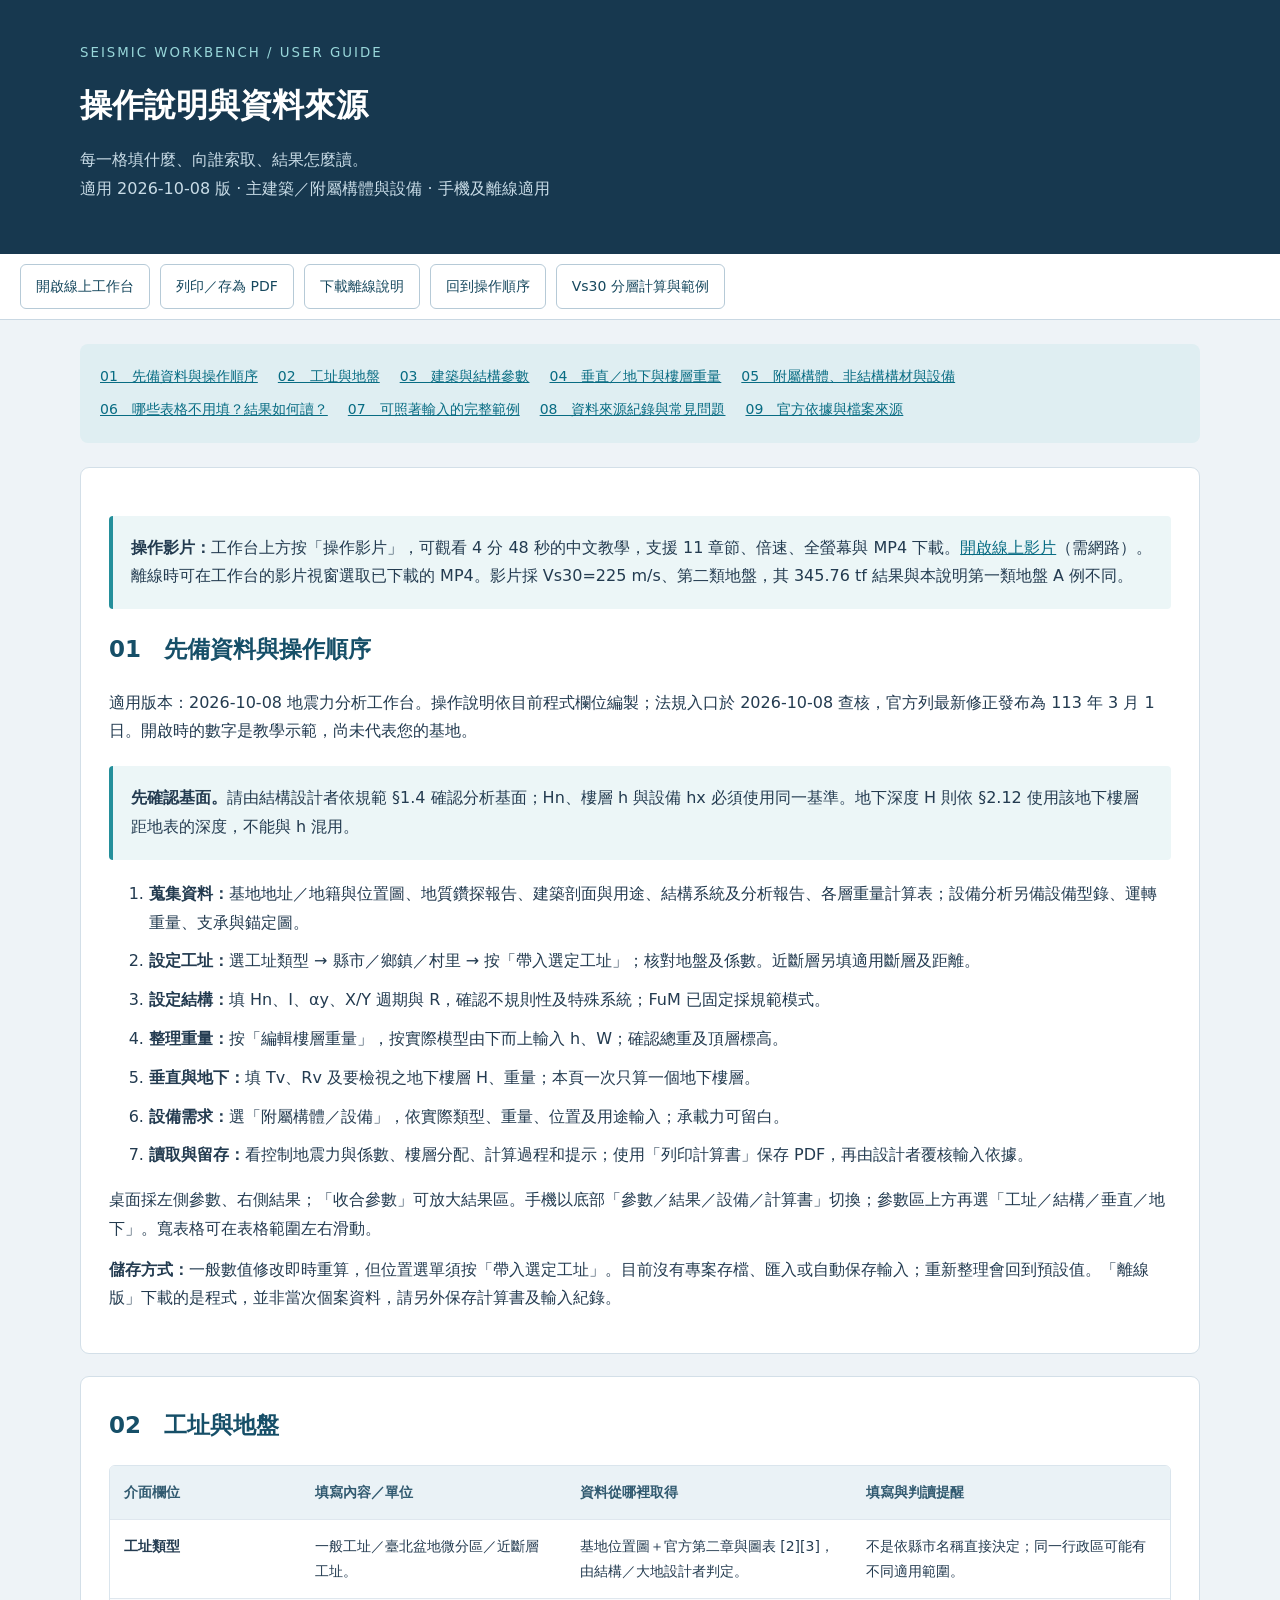
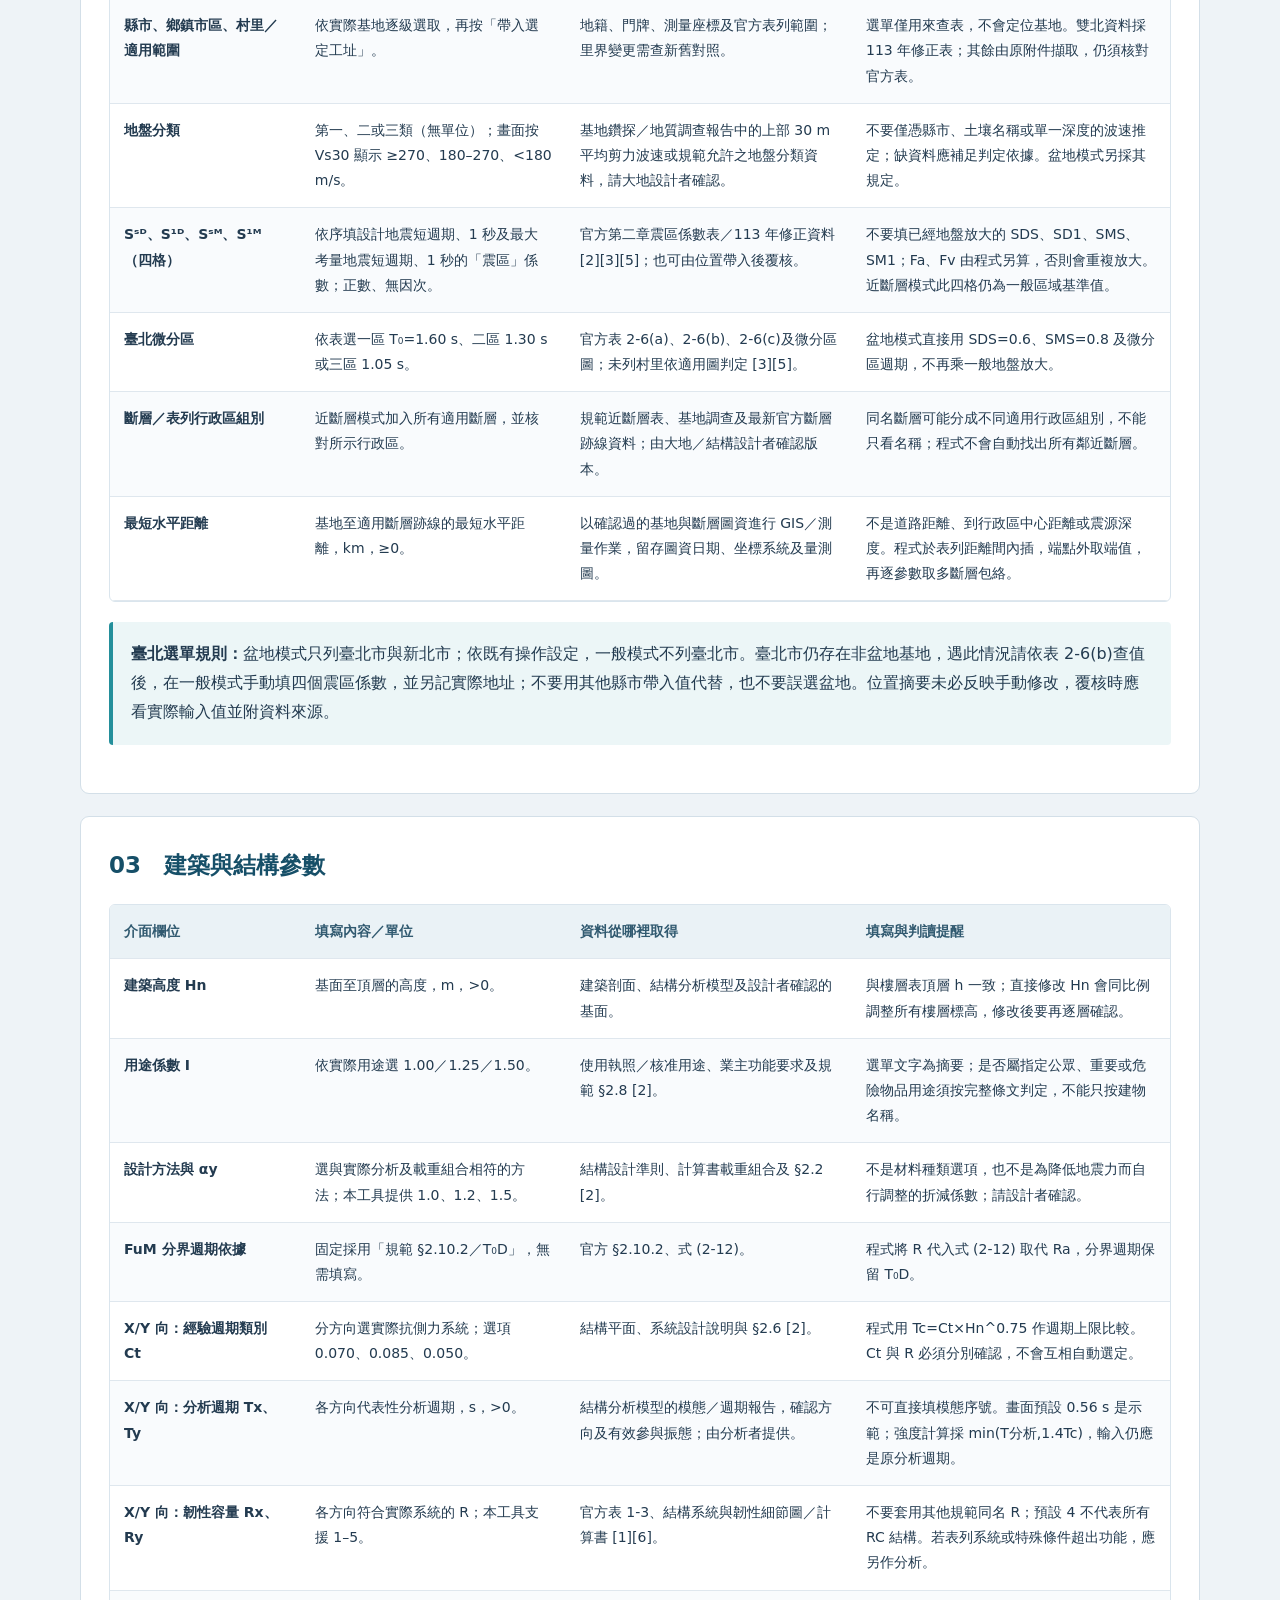
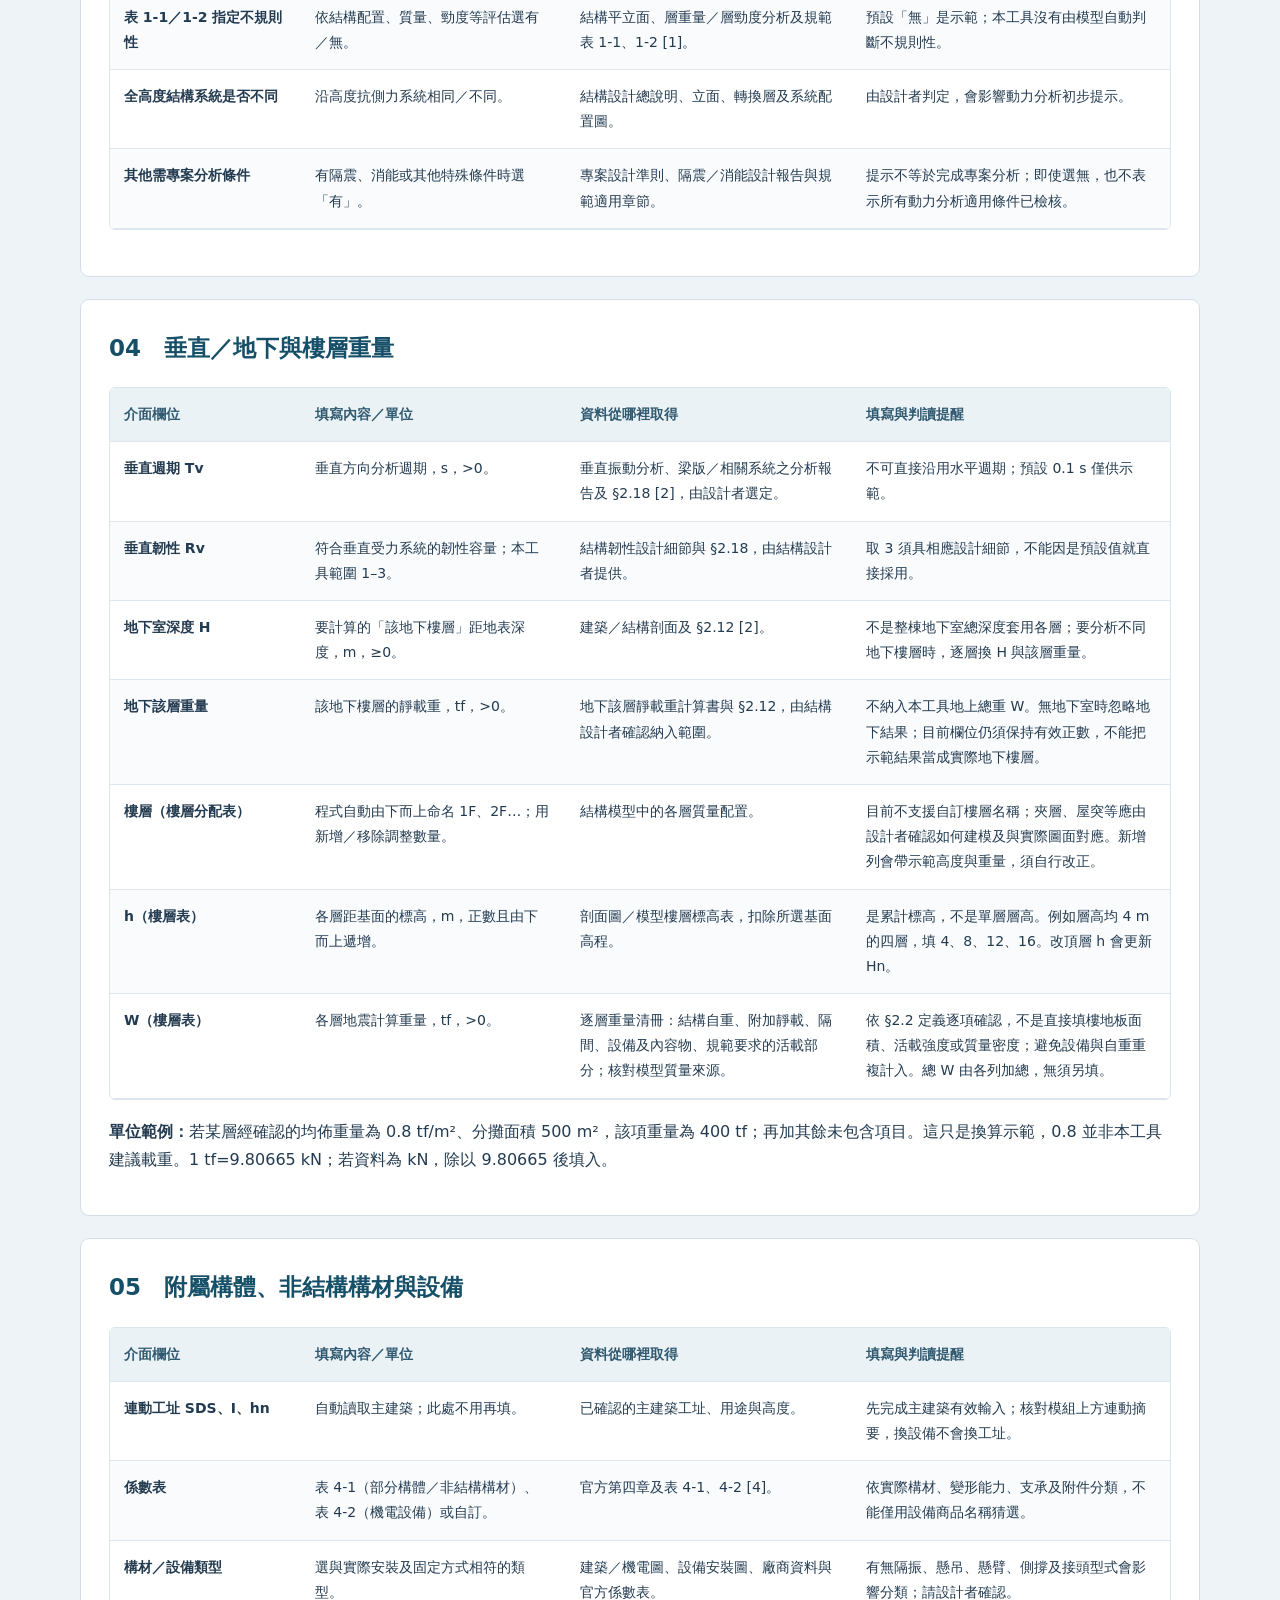
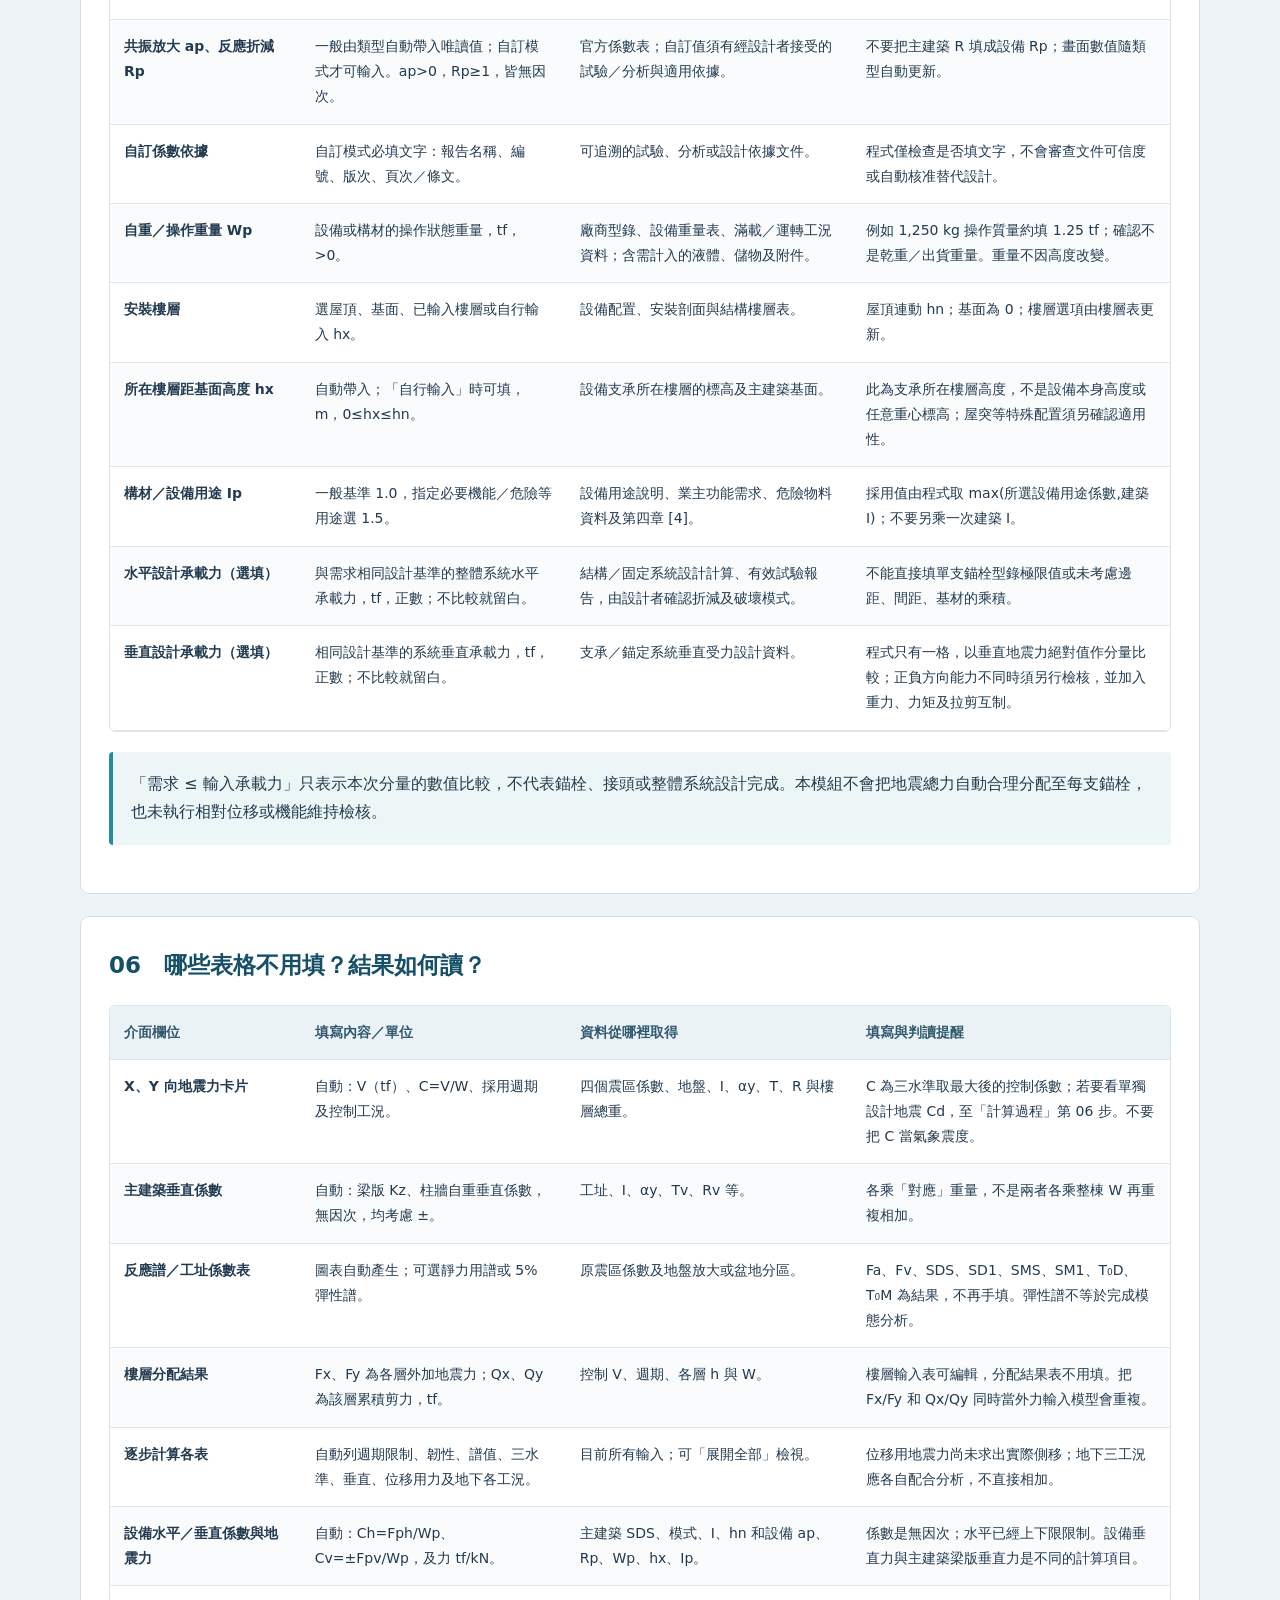
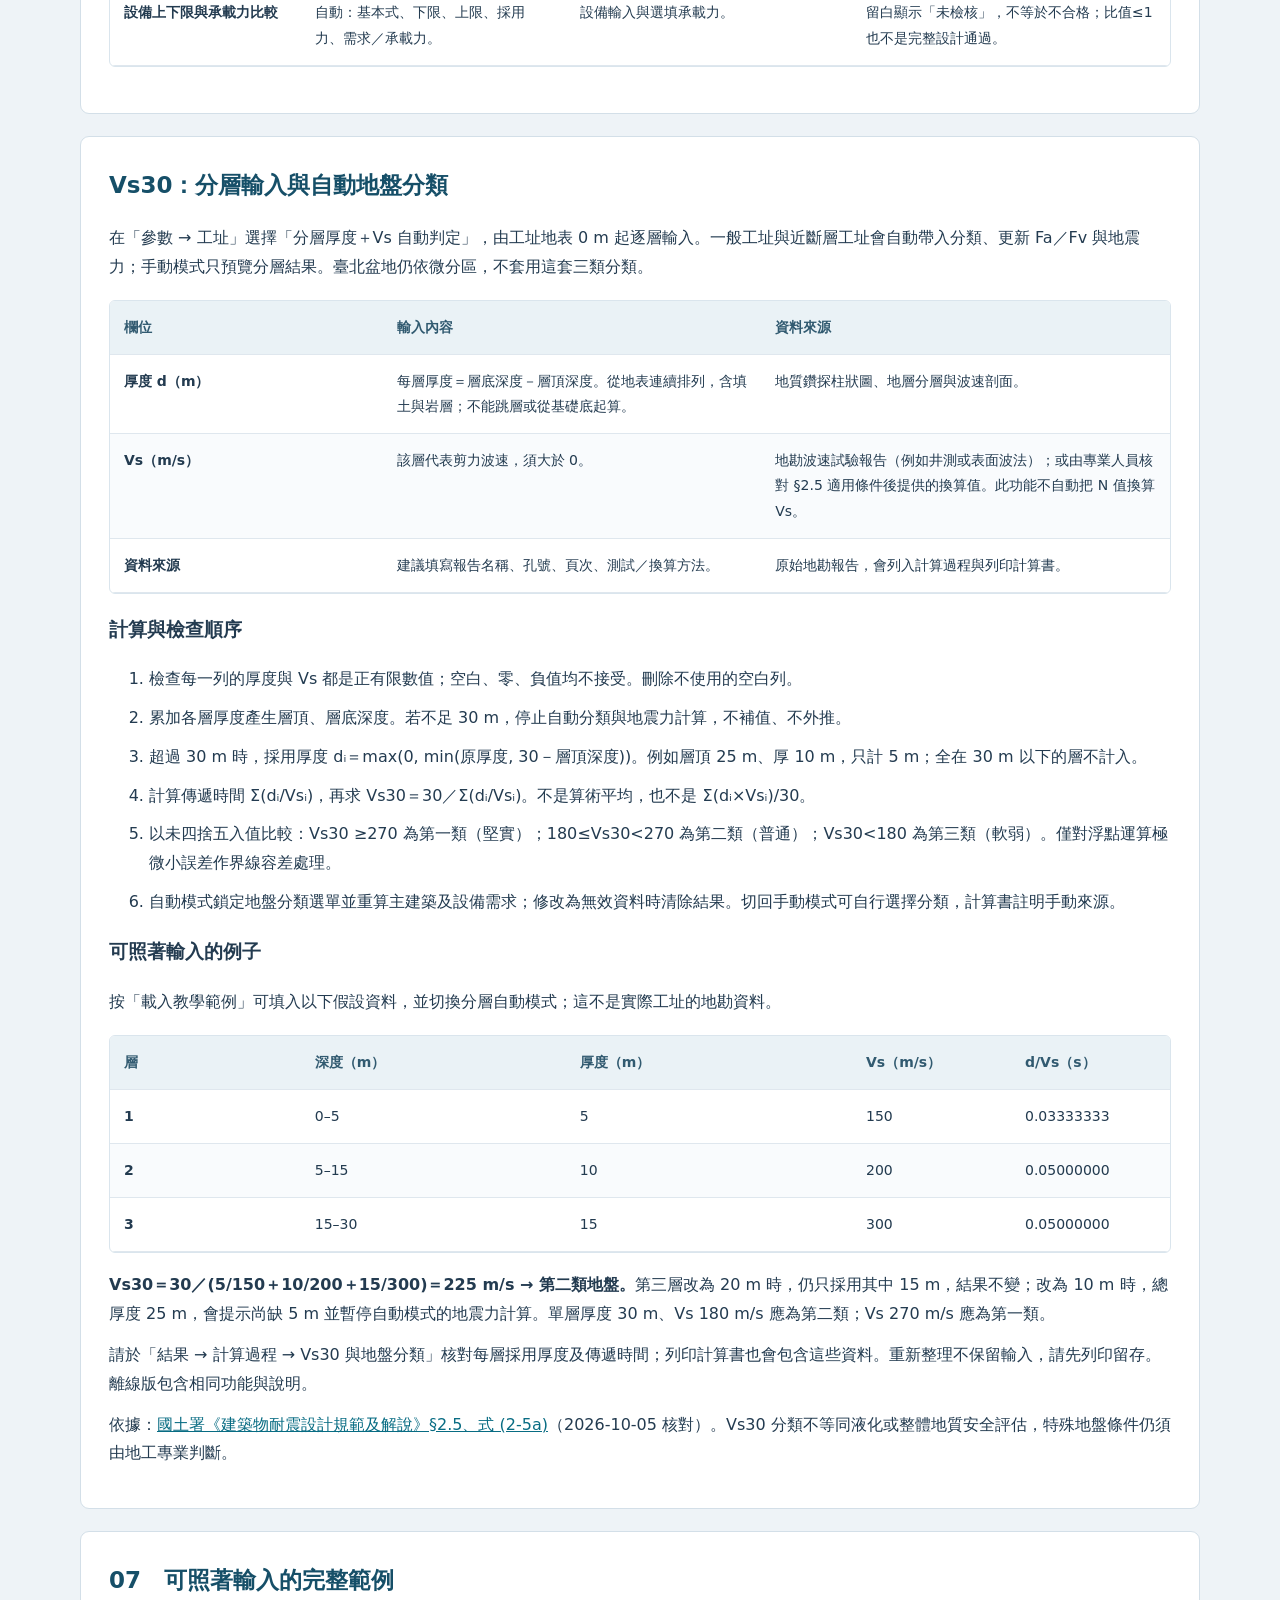
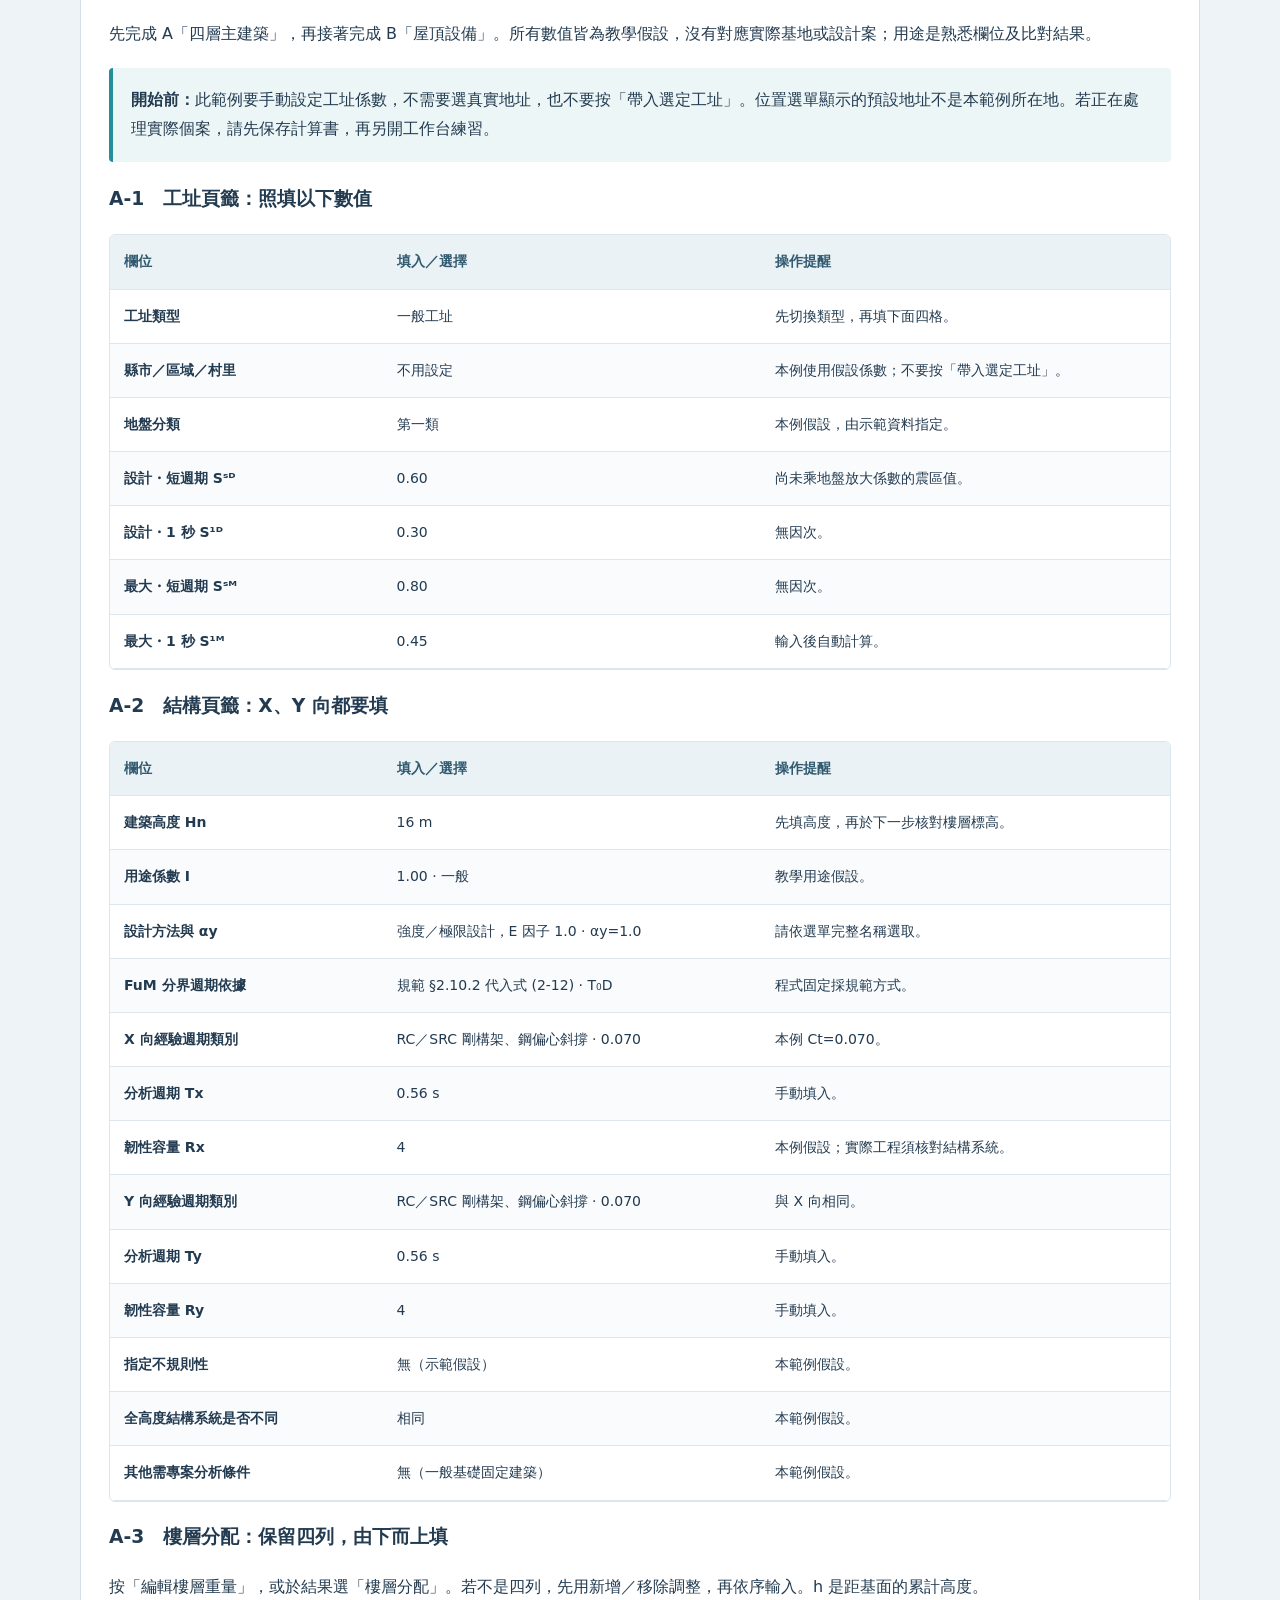
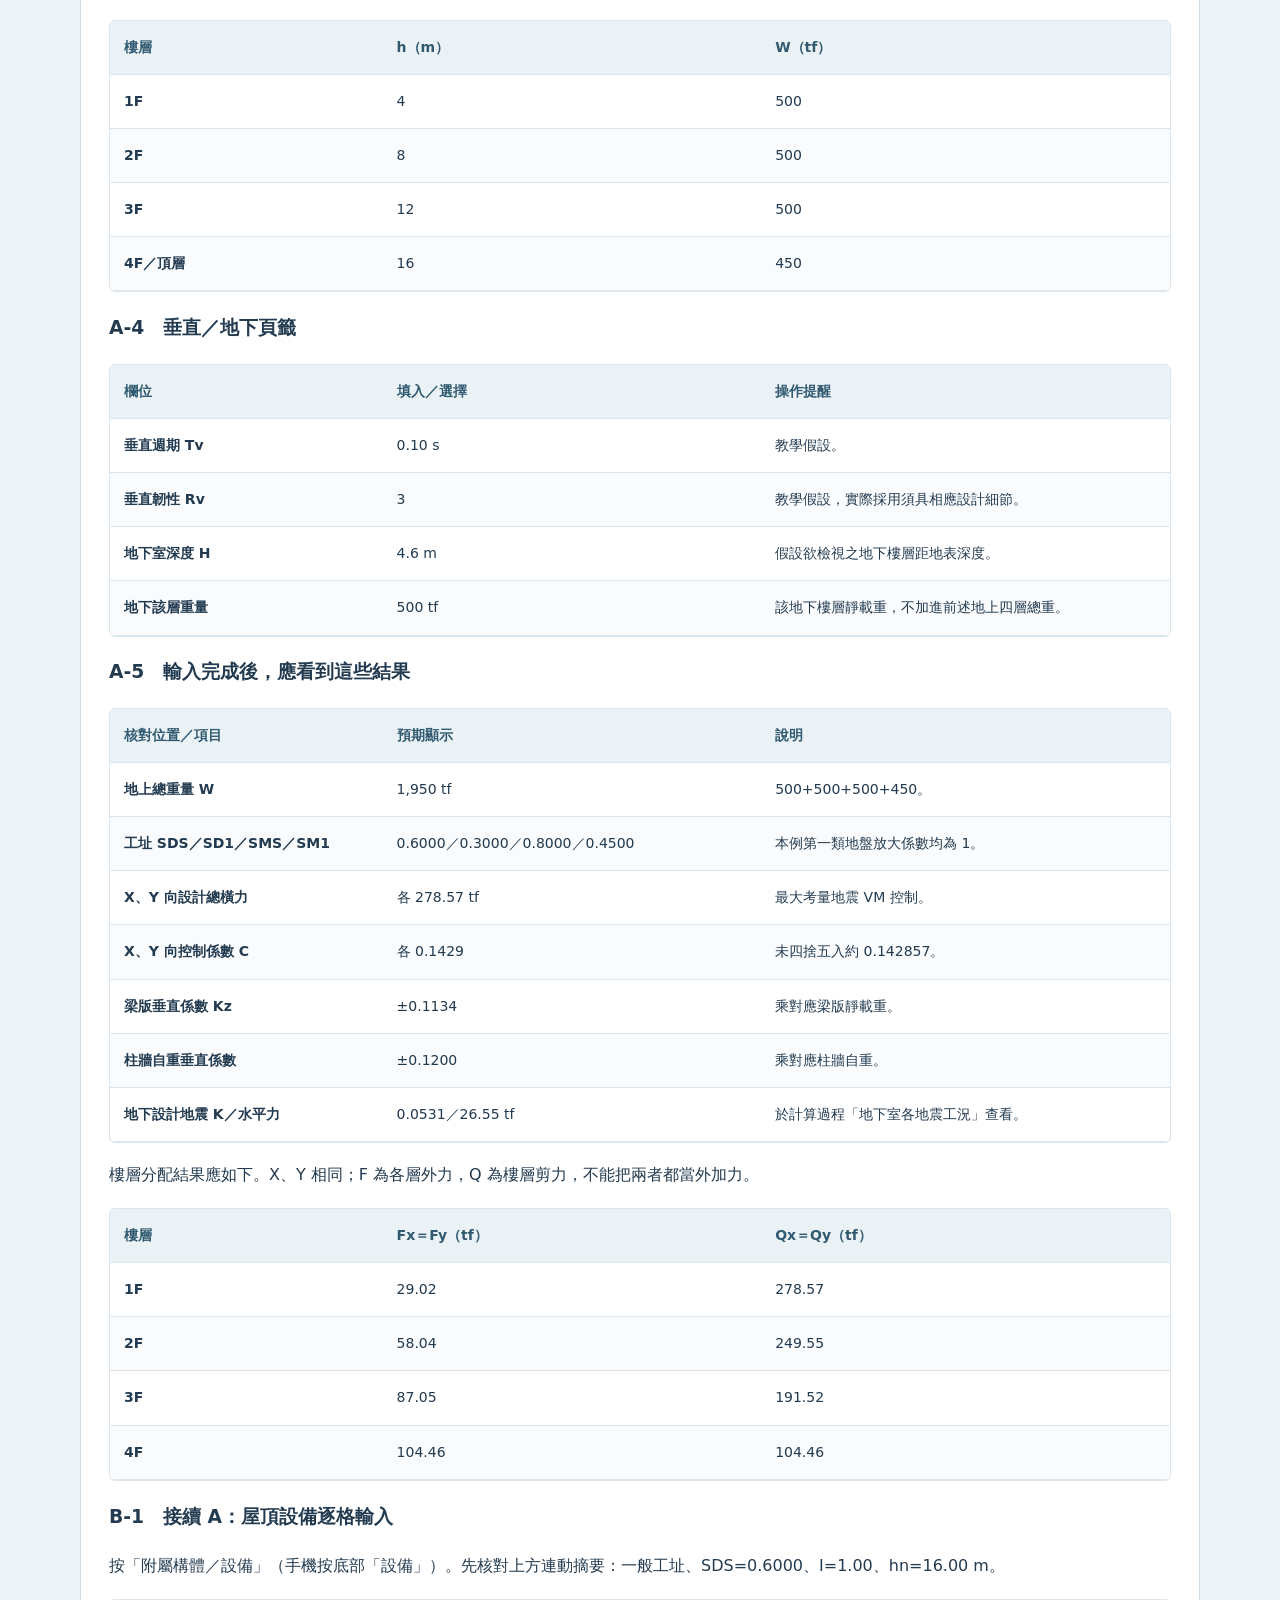
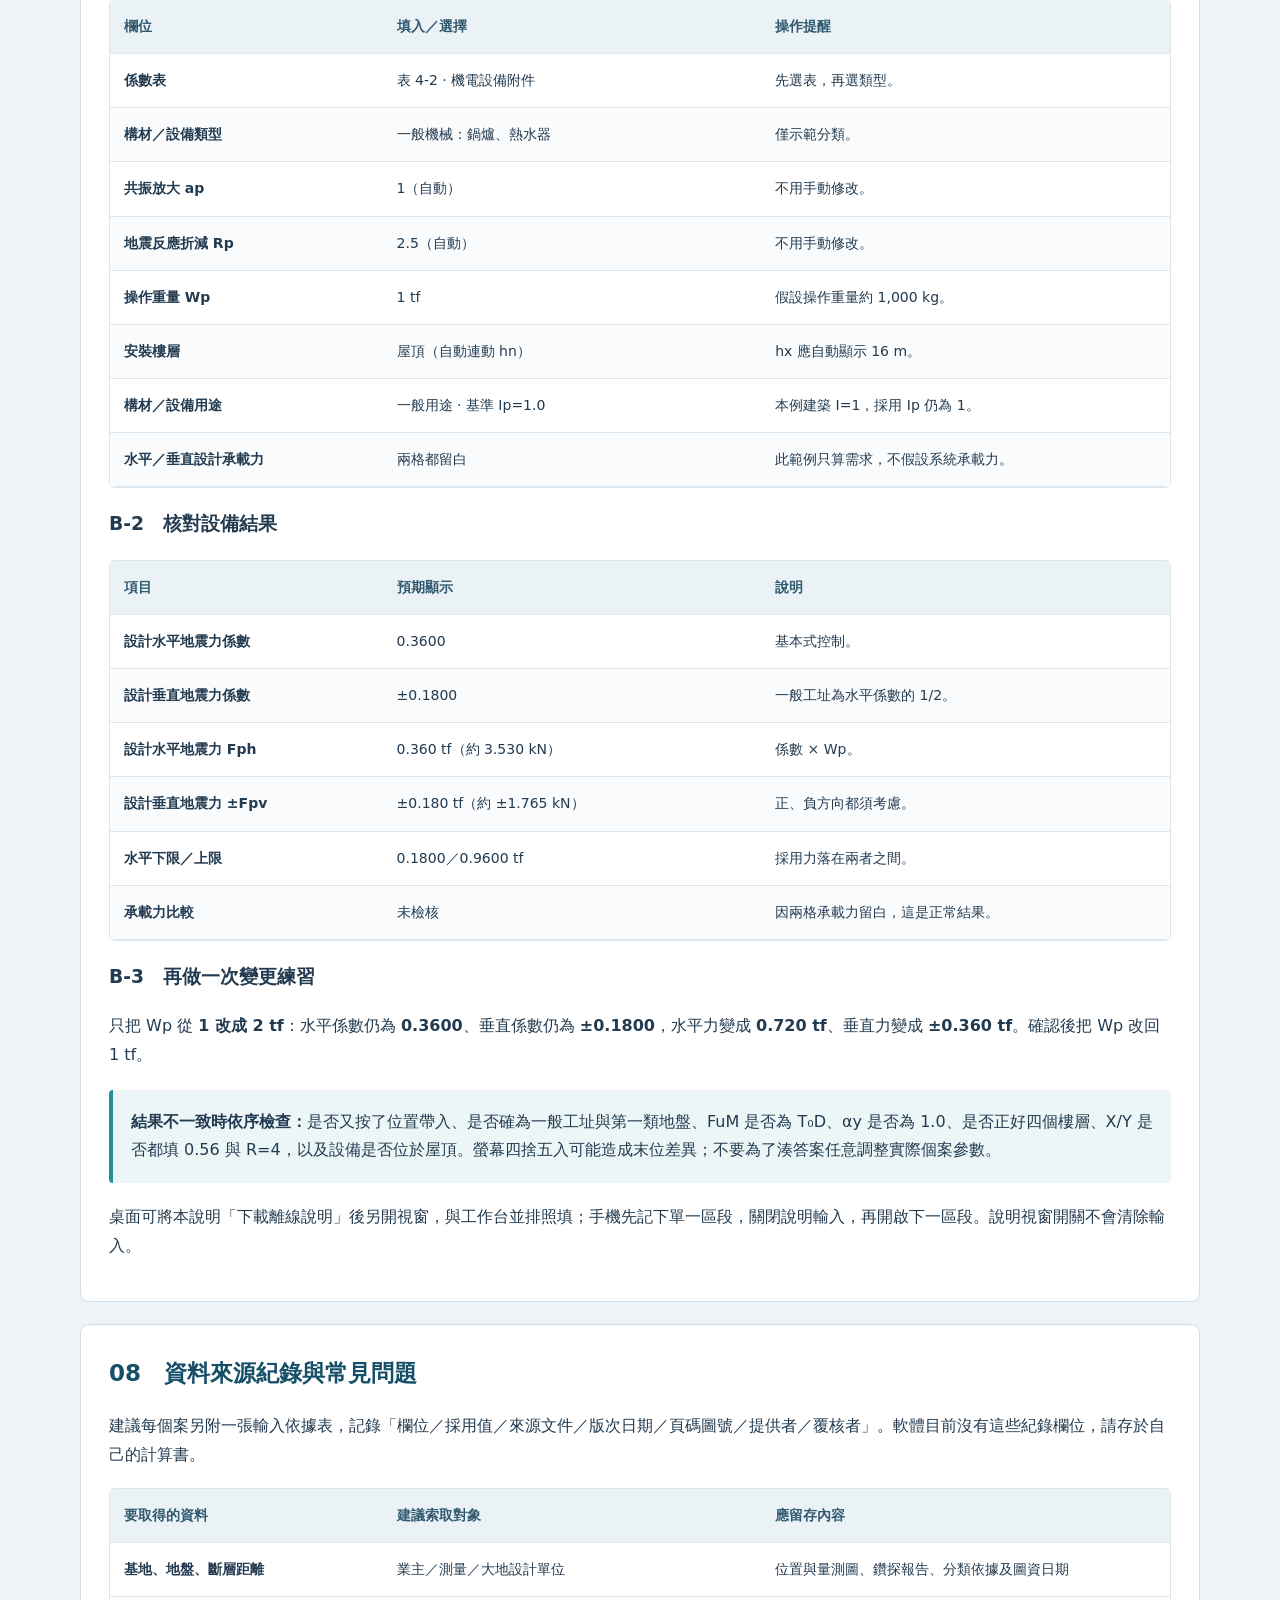
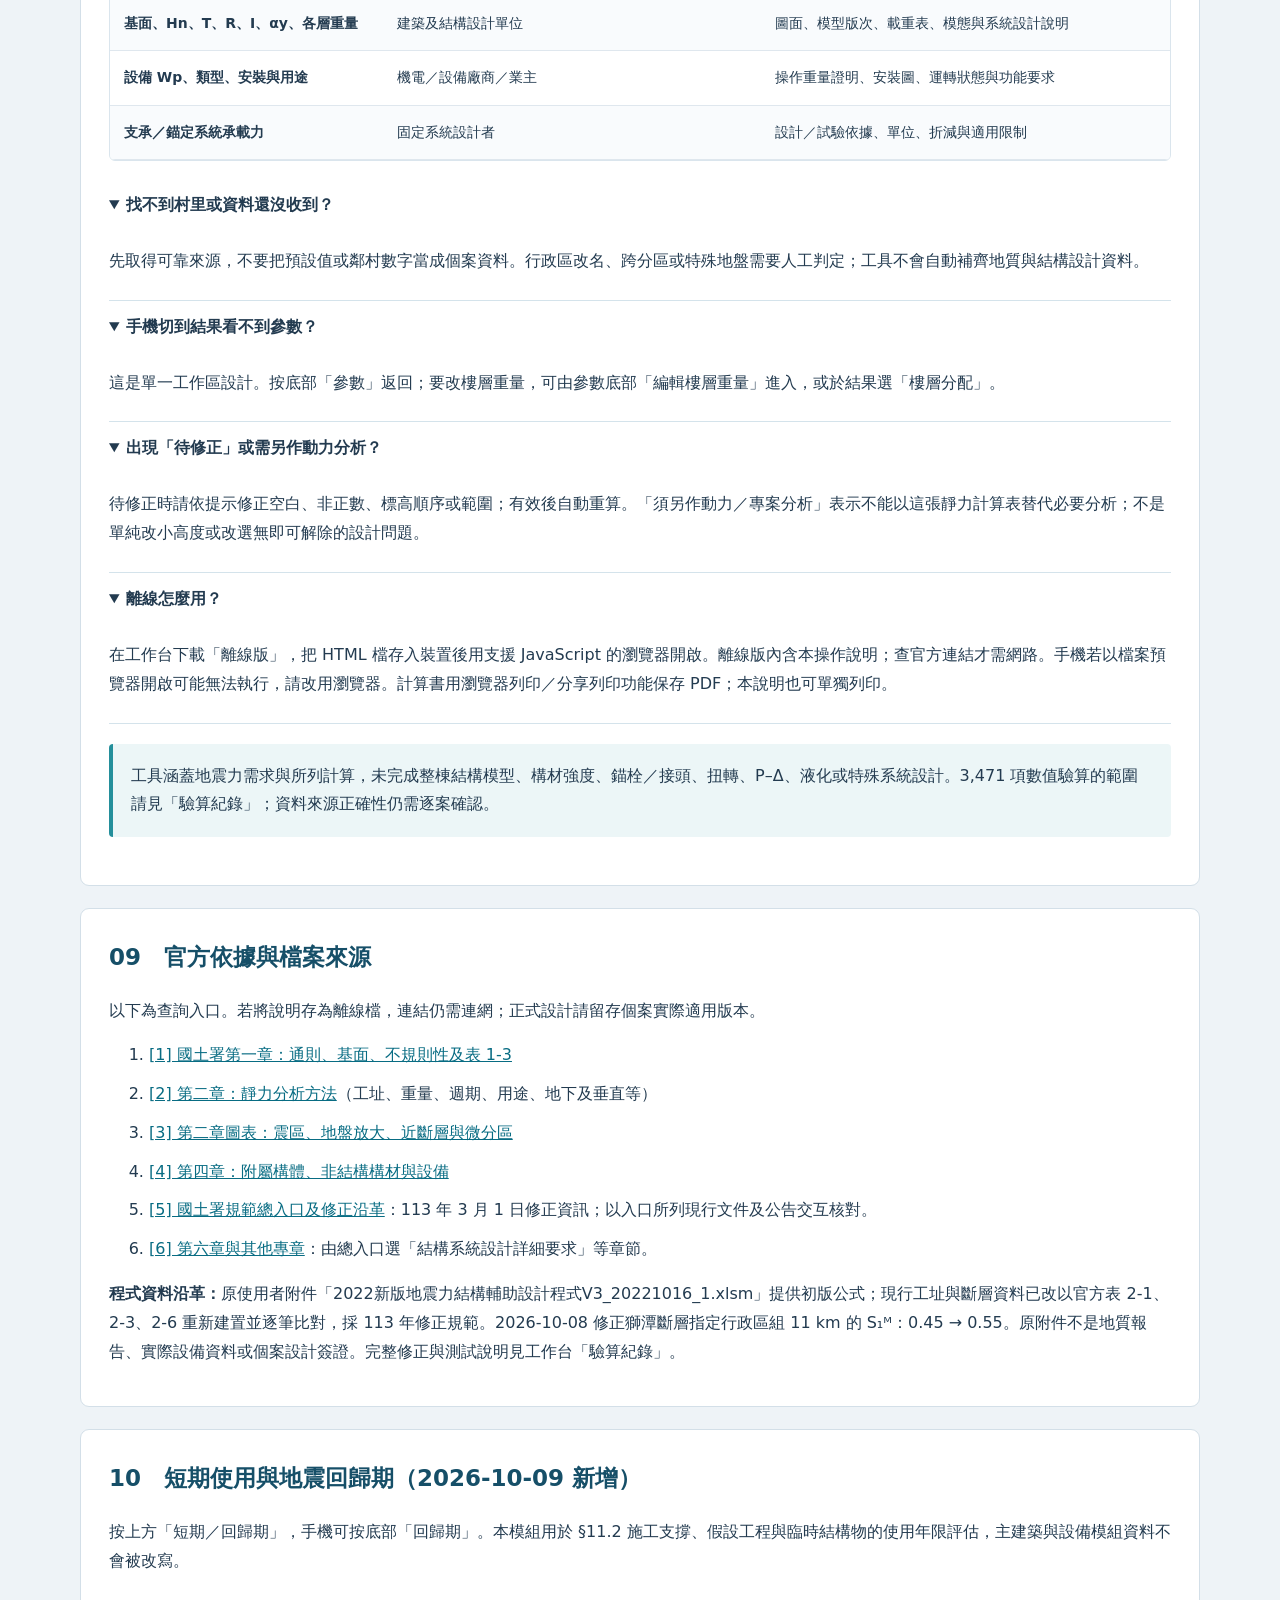
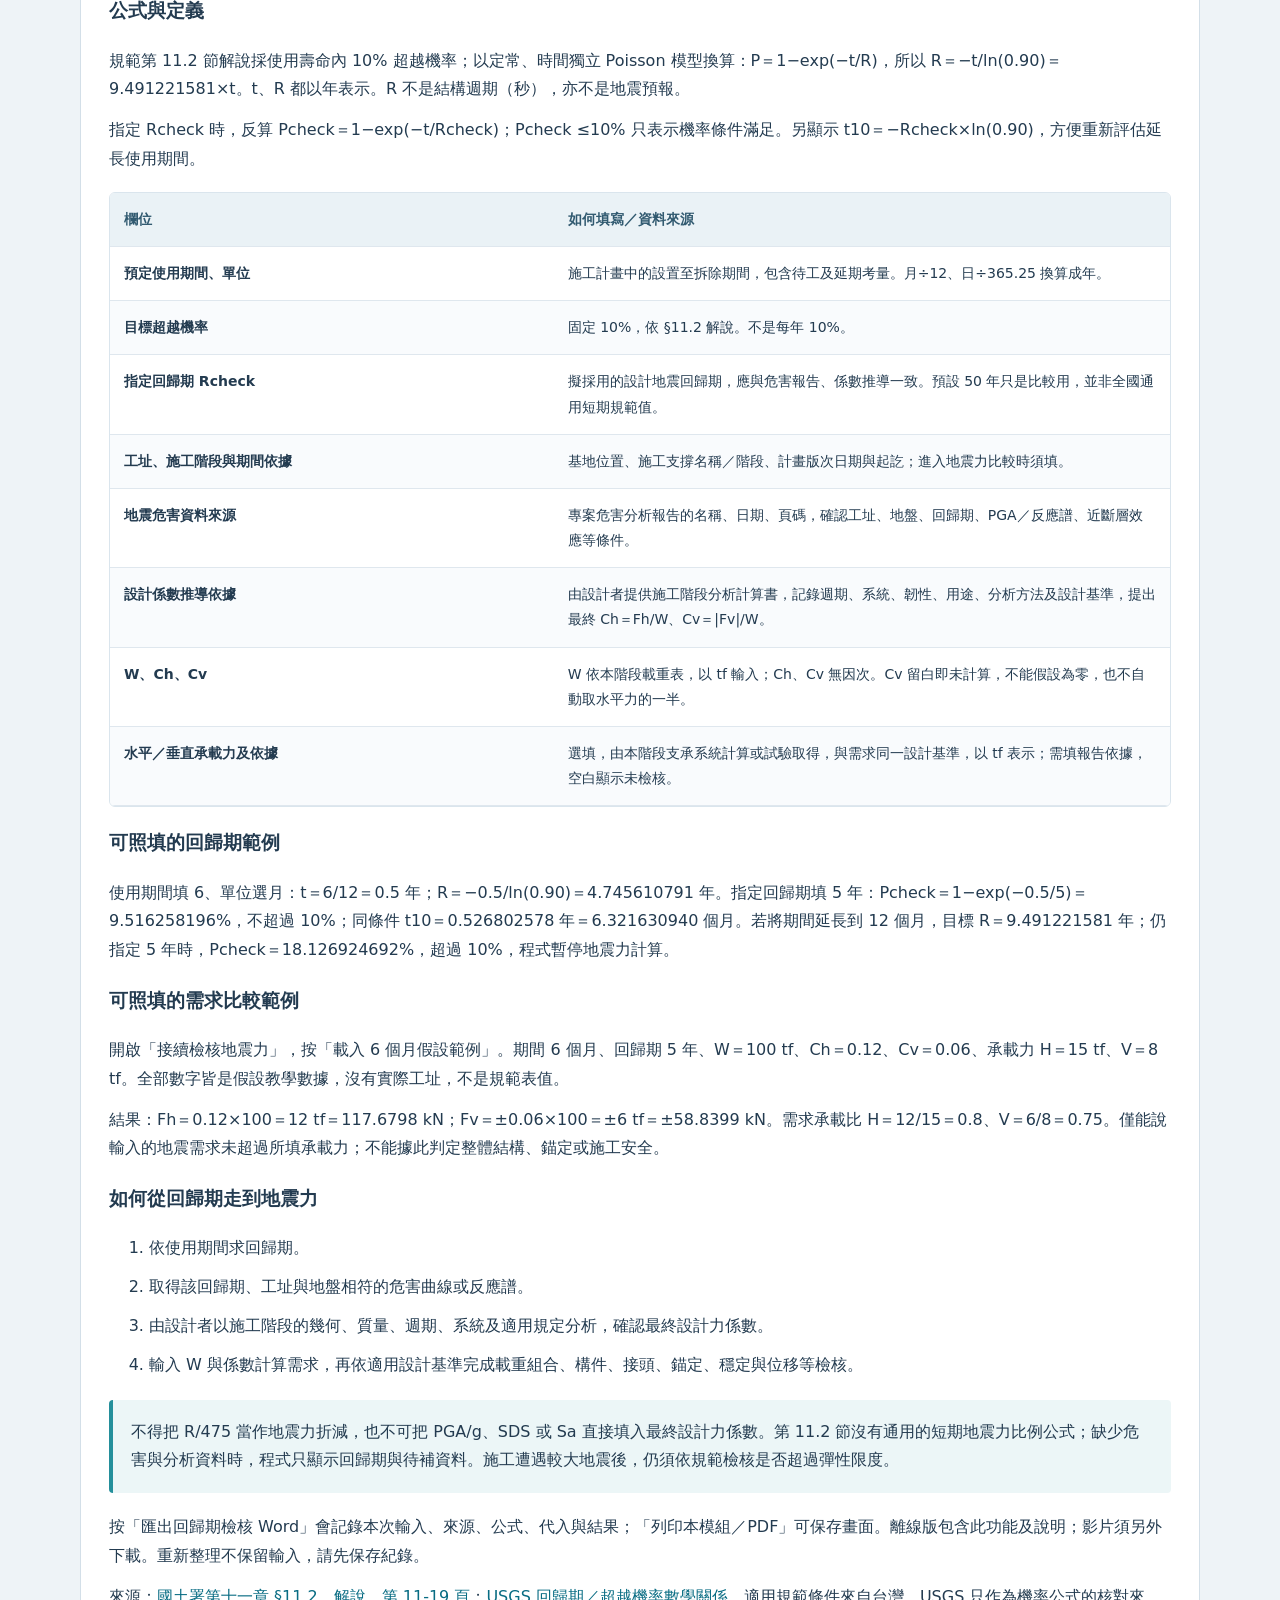
<file: manual.html>
<!doctype html><html lang="zh-Hant"><head><meta charset="utf-8"><meta name="viewport" content="width=device-width,initial-scale=1"><title>操作說明與資料來源｜地震力分析工作台</title><style>*{box-sizing:border-box}html{scroll-behavior:smooth;scroll-padding-top:90px}body{margin:0;font:16px/1.8 system-ui,"Microsoft JhengHei",sans-serif;background:#eef3f7;color:#233b50}header{background:#17384f;color:white;padding:38px max(24px,calc((100vw - 1120px)/2))}header small{letter-spacing:2px;color:#99d7da}h1{font-size:32px;margin:10px 0}header p{color:#c9dce7;max-width:760px}nav{position:sticky;top:0;background:white;border-bottom:1px solid #c9d8e3;padding:10px 20px;display:flex;gap:10px;z-index:2;flex-wrap:wrap}a{color:#086c83}nav a,button{padding:9px 15px;border:1px solid #b6cad7;background:white;border-radius:6px;font:inherit;font-size:14px;text-decoration:none;cursor:pointer;min-height:44px;color:#16485e}main{max-width:1160px;margin:auto;padding:24px 20px 60px}.toc{display:flex;flex-wrap:wrap;gap:8px 20px;margin:0 0 24px;padding:20px;background:#dfeef2;border-radius:8px}.toc a{font-size:14px}section{background:white;padding:28px;border:1px solid #d3dfe8;border-radius:9px;margin-bottom:22px}h2{font-size:23px;margin:0 0 18px;color:#164f68}p{margin:12px 0}li{margin:10px 0}strong,b{color:inherit}.tablewrap{overflow:auto;border:1px solid #dae5ed;border-radius:6px;margin:18px 0}table{width:100%;border-collapse:collapse;min-width:850px;table-layout:fixed;font-size:14px}th,td{text-align:left;vertical-align:top;padding:14px;border-bottom:1px solid #dfe7ee;overflow-wrap:anywhere}th{background:#eaf2f6;color:#315a70}th:first-child{width:18%}th:nth-child(2){width:25%}th:nth-child(3){width:27%}td:first-child{font-weight:650}tr:nth-child(even){background:#f9fbfd}.notice,.example{padding:18px;border-left:4px solid #248f9b;background:#ecf6f7;border-radius:4px;margin:20px 0}details{border-bottom:1px solid #d4e3eb;padding:12px 0}summary{font-weight:650;cursor:pointer;min-height:44px}footer{font-size:13px;color:#658092;text-align:center;padding:20px}a:focus-visible,button:focus-visible,summary:focus-visible{outline:3px solid #07939f;outline-offset:3px}@media(max-width:640px){header{padding:26px 18px}h1{font-size:25px}main{padding:16px 12px}section{padding:20px 16px}h2{font-size:20px}nav{position:static;padding:10px 12px;gap:6px}nav a,button{font-size:14px;padding:10px}.tablewrap{border:0;overflow:visible}table,thead,tbody,tr,th,td{display:block;min-width:0;width:100%;table-layout:auto}thead{display:none}tr{border:1px solid #cbdce6;border-radius:6px;margin-bottom:14px;padding:6px 12px}td{padding:10px 0;border:0}td:first-child{font-size:17px;color:#125b72;border-bottom:1px solid #d8e6ed}td:not(:first-child):before{content:attr(data-label);display:block;font-size:12px;font-weight:650;color:#668295;margin-bottom:4px}.notice,.example{padding:14px}.toc{padding:16px}ol{padding-left:24px}}@media print{@page{size:A4 landscape;margin:14mm}body{background:white;font-size:11px;line-height:1.6}header{background:white;color:#123;padding:0}header small,header p{color:#456}h1{font-size:24px}nav,.toc,.no-print{display:none}main{padding:0;max-width:none}section{border:0;padding:10px 0;margin-bottom:12px}h2{font-size:18px;break-after:avoid}table{font-size:10px;min-width:0}th,td{padding:7px}tr{break-inside:avoid}.tablewrap{overflow:visible}thead{display:table-header-group}a{color:#123;text-decoration:none}.notice,.example{padding:10px}footer{font-size:10px}}</style></head><body><header><small>SEISMIC WORKBENCH / USER GUIDE</small><h1>操作說明與資料來源</h1><p>每一格填什麼、向誰索取、結果怎麼讀。<br>適用 2026-10-08 版 · 主建築／附屬構體與設備 · 手機及離線適用</p></header><nav><a href="https://jerry597640-droid.github.io/seismic-force-calculator/" target="_blank" rel="noopener">開啟線上工作台</a><button onclick="window.print()">列印／存為 PDF</button><button id="saveGuide">下載離線說明</button><a href="#start">回到操作順序</a><a href="#vs30">Vs30 分層計算與範例</a></nav><main><div class="toc" aria-label="章節目錄"><a href="#start">01　先備資料與操作順序</a><a href="#site">02　工址與地盤</a><a href="#structure">03　建築與結構參數</a><a href="#vertical">04　垂直／地下與樓層重量</a><a href="#equipment">05　附屬構體、非結構構材與設備</a><a href="#outputs">06　哪些表格不用填？結果如何讀？</a><a href="#example">07　可照著輸入的完整範例</a><a href="#records">08　資料來源紀錄與常見問題</a><a href="#sources">09　官方依據與檔案來源</a></div><section id="start"><div class="notice"><b>操作影片：</b>工作台上方按「操作影片」，可觀看 4 分 48 秒的中文教學，支援 11 章節、倍速、全螢幕與 MP4 下載。<a href="https://jerry597640-droid.github.io/seismic-force-calculator/index.html#tutorial" target="_blank" rel="noopener">開啟線上影片</a>（需網路）。離線時可在工作台的影片視窗選取已下載的 MP4。影片採 Vs30=225 m/s、第二類地盤，其 345.76 tf 結果與本說明第一類地盤 A 例不同。</div><h2>01　先備資料與操作順序</h2><p>適用版本：2026-10-08 地震力分析工作台。操作說明依目前程式欄位編製；法規入口於 2026-10-08 查核，官方列最新修正發布為 113 年 3 月 1 日。開啟時的數字是教學示範，尚未代表您的基地。</p><div class="notice"><b>先確認基面。</b>請由結構設計者依規範 §1.4 確認分析基面；Hn、樓層 h 與設備 hx 必須使用同一基準。地下深度 H 則依 §2.12 使用該地下樓層距地表的深度，不能與 h 混用。</div><ol><li><b>蒐集資料：</b>基地地址／地籍與位置圖、地質鑽探報告、建築剖面與用途、結構系統及分析報告、各層重量計算表；設備分析另備設備型錄、運轉重量、支承與錨定圖。</li><li><b>設定工址：</b>選工址類型 → 縣市／鄉鎮／村里 → 按「帶入選定工址」；核對地盤及係數。近斷層另填適用斷層及距離。</li><li><b>設定結構：</b>填 Hn、I、αy、X/Y 週期與 R，確認不規則性及特殊系統；FuM 已固定採規範模式。</li><li><b>整理重量：</b>按「編輯樓層重量」，按實際模型由下而上輸入 h、W；確認總重及頂層標高。</li><li><b>垂直與地下：</b>填 Tv、Rv 及要檢視之地下樓層 H、重量；本頁一次只算一個地下樓層。</li><li><b>設備需求：</b>選「附屬構體／設備」，依實際類型、重量、位置及用途輸入；承載力可留白。</li><li><b>讀取與留存：</b>看控制地震力與係數、樓層分配、計算過程和提示；使用「列印計算書」保存 PDF，再由設計者覆核輸入依據。</li></ol><p>桌面採左側參數、右側結果；「收合參數」可放大結果區。手機以底部「參數／結果／設備／計算書」切換；參數區上方再選「工址／結構／垂直／地下」。寬表格可在表格範圍左右滑動。</p><p><b>儲存方式：</b>一般數值修改即時重算，但位置選單須按「帶入選定工址」。目前沒有專案存檔、匯入或自動保存輸入；重新整理會回到預設值。「離線版」下載的是程式，並非當次個案資料，請另外保存計算書及輸入紀錄。</p></section><section id="site"><h2>02　工址與地盤</h2><div class="tablewrap"><table><thead><tr><th>介面欄位</th><th>填寫內容／單位</th><th>資料從哪裡取得</th><th>填寫與判讀提醒</th></tr></thead><tbody><tr><td data-label="介面欄位">工址類型</td><td data-label="填寫內容／單位">一般工址／臺北盆地微分區／近斷層工址。</td><td data-label="資料從哪裡取得">基地位置圖＋官方第二章與圖表 [2][3]，由結構／大地設計者判定。</td><td data-label="填寫與判讀提醒">不是依縣市名稱直接決定；同一行政區可能有不同適用範圍。</td></tr><tr><td data-label="介面欄位">縣市、鄉鎮市區、村里／適用範圍</td><td data-label="填寫內容／單位">依實際基地逐級選取，再按「帶入選定工址」。</td><td data-label="資料從哪裡取得">地籍、門牌、測量座標及官方表列範圍；里界變更需查新舊對照。</td><td data-label="填寫與判讀提醒">選單僅用來查表，不會定位基地。雙北資料採 113 年修正表；其餘由原附件擷取，仍須核對官方表。</td></tr><tr><td data-label="介面欄位">地盤分類</td><td data-label="填寫內容／單位">第一、二或三類（無單位）；畫面按 Vs30 顯示 ≥270、180–270、<180 m/s。</td><td data-label="資料從哪裡取得">基地鑽探／地質調查報告中的上部 30 m 平均剪力波速或規範允許之地盤分類資料，請大地設計者確認。</td><td data-label="填寫與判讀提醒">不要僅憑縣市、土壤名稱或單一深度的波速推定；缺資料應補足判定依據。盆地模式另採其規定。</td></tr><tr><td data-label="介面欄位">Sˢᴰ、S¹ᴰ、Sˢᴹ、S¹ᴹ（四格）</td><td data-label="填寫內容／單位">依序填設計地震短週期、1 秒及最大考量地震短週期、1 秒的「震區」係數；正數、無因次。</td><td data-label="資料從哪裡取得">官方第二章震區係數表／113 年修正資料 [2][3][5]；也可由位置帶入後覆核。</td><td data-label="填寫與判讀提醒">不要填已經地盤放大的 SDS、SD1、SMS、SM1；Fa、Fv 由程式另算，否則會重複放大。近斷層模式此四格仍為一般區域基準值。</td></tr><tr><td data-label="介面欄位">臺北微分區</td><td data-label="填寫內容／單位">依表選一區 T₀=1.60 s、二區 1.30 s 或三區 1.05 s。</td><td data-label="資料從哪裡取得">官方表 2-6(a)、2-6(b)、2-6(c)及微分區圖；未列村里依適用圖判定 [3][5]。</td><td data-label="填寫與判讀提醒">盆地模式直接用 SDS=0.6、SMS=0.8 及微分區週期，不再乘一般地盤放大。</td></tr><tr><td data-label="介面欄位">斷層／表列行政區組別</td><td data-label="填寫內容／單位">近斷層模式加入所有適用斷層，並核對所示行政區。</td><td data-label="資料從哪裡取得">規範近斷層表、基地調查及最新官方斷層跡線資料；由大地／結構設計者確認版本。</td><td data-label="填寫與判讀提醒">同名斷層可能分成不同適用行政區組別，不能只看名稱；程式不會自動找出所有鄰近斷層。</td></tr><tr><td data-label="介面欄位">最短水平距離</td><td data-label="填寫內容／單位">基地至適用斷層跡線的最短水平距離，km，≥0。</td><td data-label="資料從哪裡取得">以確認過的基地與斷層圖資進行 GIS／測量作業，留存圖資日期、坐標系統及量測圖。</td><td data-label="填寫與判讀提醒">不是道路距離、到行政區中心距離或震源深度。程式於表列距離間內插，端點外取端值，再逐參數取多斷層包絡。</td></tr></tbody></table></div><div class="notice"><b>臺北選單規則：</b>盆地模式只列臺北市與新北市；依既有操作設定，一般模式不列臺北市。臺北市仍存在非盆地基地，遇此情況請依表 2-6(b)查值後，在一般模式手動填四個震區係數，並另記實際地址；不要用其他縣市帶入值代替，也不要誤選盆地。位置摘要未必反映手動修改，覆核時應看實際輸入值並附資料來源。</div></section><section id="structure"><h2>03　建築與結構參數</h2><div class="tablewrap"><table><thead><tr><th>介面欄位</th><th>填寫內容／單位</th><th>資料從哪裡取得</th><th>填寫與判讀提醒</th></tr></thead><tbody><tr><td data-label="介面欄位">建築高度 Hn</td><td data-label="填寫內容／單位">基面至頂層的高度，m，>0。</td><td data-label="資料從哪裡取得">建築剖面、結構分析模型及設計者確認的基面。</td><td data-label="填寫與判讀提醒">與樓層表頂層 h 一致；直接修改 Hn 會同比例調整所有樓層標高，修改後要再逐層確認。</td></tr><tr><td data-label="介面欄位">用途係數 I</td><td data-label="填寫內容／單位">依實際用途選 1.00／1.25／1.50。</td><td data-label="資料從哪裡取得">使用執照／核准用途、業主功能要求及規範 §2.8 [2]。</td><td data-label="填寫與判讀提醒">選單文字為摘要；是否屬指定公眾、重要或危險物品用途須按完整條文判定，不能只按建物名稱。</td></tr><tr><td data-label="介面欄位">設計方法與 αy</td><td data-label="填寫內容／單位">選與實際分析及載重組合相符的方法；本工具提供 1.0、1.2、1.5。</td><td data-label="資料從哪裡取得">結構設計準則、計算書載重組合及 §2.2 [2]。</td><td data-label="填寫與判讀提醒">不是材料種類選項，也不是為降低地震力而自行調整的折減係數；請設計者確認。</td></tr><tr><td data-label="介面欄位">FuM 分界週期依據</td><td data-label="填寫內容／單位">固定採用「規範 §2.10.2／T₀D」，無需填寫。</td><td data-label="資料從哪裡取得">官方 §2.10.2、式 (2-12)。</td><td data-label="填寫與判讀提醒">程式將 R 代入式 (2-12) 取代 Ra，分界週期保留 T₀D。</td></tr><tr><td data-label="介面欄位">X/Y 向：經驗週期類別 Ct</td><td data-label="填寫內容／單位">分方向選實際抗側力系統；選項 0.070、0.085、0.050。</td><td data-label="資料從哪裡取得">結構平面、系統設計說明與 §2.6 [2]。</td><td data-label="填寫與判讀提醒">程式用 Tc=Ct×Hn^0.75 作週期上限比較。Ct 與 R 必須分別確認，不會互相自動選定。</td></tr><tr><td data-label="介面欄位">X/Y 向：分析週期 Tx、Ty</td><td data-label="填寫內容／單位">各方向代表性分析週期，s，>0。</td><td data-label="資料從哪裡取得">結構分析模型的模態／週期報告，確認方向及有效參與振態；由分析者提供。</td><td data-label="填寫與判讀提醒">不可直接填模態序號。畫面預設 0.56 s 是示範；強度計算採 min(T分析,1.4Tc)，輸入仍應是原分析週期。</td></tr><tr><td data-label="介面欄位">X/Y 向：韌性容量 Rx、Ry</td><td data-label="填寫內容／單位">各方向符合實際系統的 R；本工具支援 1–5。</td><td data-label="資料從哪裡取得">官方表 1-3、結構系統與韌性細節圖／計算書 [1][6]。</td><td data-label="填寫與判讀提醒">不要套用其他規範同名 R；預設 4 不代表所有 RC 結構。若表列系統或特殊條件超出功能，應另作分析。</td></tr><tr><td data-label="介面欄位">表 1-1／1-2 指定不規則性</td><td data-label="填寫內容／單位">依結構配置、質量、勁度等評估選有／無。</td><td data-label="資料從哪裡取得">結構平立面、層重量／層勁度分析及規範表 1-1、1-2 [1]。</td><td data-label="填寫與判讀提醒">預設「無」是示範；本工具沒有由模型自動判斷不規則性。</td></tr><tr><td data-label="介面欄位">全高度結構系統是否不同</td><td data-label="填寫內容／單位">沿高度抗側力系統相同／不同。</td><td data-label="資料從哪裡取得">結構設計總說明、立面、轉換層及系統配置圖。</td><td data-label="填寫與判讀提醒">由設計者判定，會影響動力分析初步提示。</td></tr><tr><td data-label="介面欄位">其他需專案分析條件</td><td data-label="填寫內容／單位">有隔震、消能或其他特殊條件時選「有」。</td><td data-label="資料從哪裡取得">專案設計準則、隔震／消能設計報告與規範適用章節。</td><td data-label="填寫與判讀提醒">提示不等於完成專案分析；即使選無，也不表示所有動力分析適用條件已檢核。</td></tr></tbody></table></div></section><section id="vertical"><h2>04　垂直／地下與樓層重量</h2><div class="tablewrap"><table><thead><tr><th>介面欄位</th><th>填寫內容／單位</th><th>資料從哪裡取得</th><th>填寫與判讀提醒</th></tr></thead><tbody><tr><td data-label="介面欄位">垂直週期 Tv</td><td data-label="填寫內容／單位">垂直方向分析週期，s，>0。</td><td data-label="資料從哪裡取得">垂直振動分析、梁版／相關系統之分析報告及 §2.18 [2]，由設計者選定。</td><td data-label="填寫與判讀提醒">不可直接沿用水平週期；預設 0.1 s 僅供示範。</td></tr><tr><td data-label="介面欄位">垂直韌性 Rv</td><td data-label="填寫內容／單位">符合垂直受力系統的韌性容量；本工具範圍 1–3。</td><td data-label="資料從哪裡取得">結構韌性設計細節與 §2.18，由結構設計者提供。</td><td data-label="填寫與判讀提醒">取 3 須具相應設計細節，不能因是預設值就直接採用。</td></tr><tr><td data-label="介面欄位">地下室深度 H</td><td data-label="填寫內容／單位">要計算的「該地下樓層」距地表深度，m，≥0。</td><td data-label="資料從哪裡取得">建築／結構剖面及 §2.12 [2]。</td><td data-label="填寫與判讀提醒">不是整棟地下室總深度套用各層；要分析不同地下樓層時，逐層換 H 與該層重量。</td></tr><tr><td data-label="介面欄位">地下該層重量</td><td data-label="填寫內容／單位">該地下樓層的靜載重，tf，>0。</td><td data-label="資料從哪裡取得">地下該層靜載重計算書與 §2.12，由結構設計者確認納入範圍。</td><td data-label="填寫與判讀提醒">不納入本工具地上總重 W。無地下室時忽略地下結果；目前欄位仍須保持有效正數，不能把示範結果當成實際地下樓層。</td></tr><tr><td data-label="介面欄位">樓層（樓層分配表）</td><td data-label="填寫內容／單位">程式自動由下而上命名 1F、2F…；用新增／移除調整數量。</td><td data-label="資料從哪裡取得">結構模型中的各層質量配置。</td><td data-label="填寫與判讀提醒">目前不支援自訂樓層名稱；夾層、屋突等應由設計者確認如何建模及與實際圖面對應。新增列會帶示範高度與重量，須自行改正。</td></tr><tr><td data-label="介面欄位">h（樓層表）</td><td data-label="填寫內容／單位">各層距基面的標高，m，正數且由下而上遞增。</td><td data-label="資料從哪裡取得">剖面圖／模型樓層標高表，扣除所選基面高程。</td><td data-label="填寫與判讀提醒">是累計標高，不是單層層高。例如層高均 4 m 的四層，填 4、8、12、16。改頂層 h 會更新 Hn。</td></tr><tr><td data-label="介面欄位">W（樓層表）</td><td data-label="填寫內容／單位">各層地震計算重量，tf，>0。</td><td data-label="資料從哪裡取得">逐層重量清冊：結構自重、附加靜載、隔間、設備及內容物、規範要求的活載部分；核對模型質量來源。</td><td data-label="填寫與判讀提醒">依 §2.2 定義逐項確認，不是直接填樓地板面積、活載強度或質量密度；避免設備與自重重複計入。總 W 由各列加總，無須另填。</td></tr></tbody></table></div><p><b>單位範例：</b>若某層經確認的均佈重量為 0.8 tf/m²、分攤面積 500 m²，該項重量為 400 tf；再加其餘未包含項目。這只是換算示範，0.8 並非本工具建議載重。1 tf=9.80665 kN；若資料為 kN，除以 9.80665 後填入。</p></section><section id="equipment"><h2>05　附屬構體、非結構構材與設備</h2><div class="tablewrap"><table><thead><tr><th>介面欄位</th><th>填寫內容／單位</th><th>資料從哪裡取得</th><th>填寫與判讀提醒</th></tr></thead><tbody><tr><td data-label="介面欄位">連動工址 SDS、I、hn</td><td data-label="填寫內容／單位">自動讀取主建築；此處不用再填。</td><td data-label="資料從哪裡取得">已確認的主建築工址、用途與高度。</td><td data-label="填寫與判讀提醒">先完成主建築有效輸入；核對模組上方連動摘要，換設備不會換工址。</td></tr><tr><td data-label="介面欄位">係數表</td><td data-label="填寫內容／單位">表 4-1（部分構體／非結構構材）、表 4-2（機電設備）或自訂。</td><td data-label="資料從哪裡取得">官方第四章及表 4-1、4-2 [4]。</td><td data-label="填寫與判讀提醒">依實際構材、變形能力、支承及附件分類，不能僅用設備商品名稱猜選。</td></tr><tr><td data-label="介面欄位">構材／設備類型</td><td data-label="填寫內容／單位">選與實際安裝及固定方式相符的類型。</td><td data-label="資料從哪裡取得">建築／機電圖、設備安裝圖、廠商資料與官方係數表。</td><td data-label="填寫與判讀提醒">有無隔振、懸吊、懸臂、側撐及接頭型式會影響分類；請設計者確認。</td></tr><tr><td data-label="介面欄位">共振放大 ap、反應折減 Rp</td><td data-label="填寫內容／單位">一般由類型自動帶入唯讀值；自訂模式才可輸入。ap>0，Rp≥1，皆無因次。</td><td data-label="資料從哪裡取得">官方係數表；自訂值須有經設計者接受的試驗／分析與適用依據。</td><td data-label="填寫與判讀提醒">不要把主建築 R 填成設備 Rp；畫面數值隨類型自動更新。</td></tr><tr><td data-label="介面欄位">自訂係數依據</td><td data-label="填寫內容／單位">自訂模式必填文字：報告名稱、編號、版次、頁次／條文。</td><td data-label="資料從哪裡取得">可追溯的試驗、分析或設計依據文件。</td><td data-label="填寫與判讀提醒">程式僅檢查是否填文字，不會審查文件可信度或自動核准替代設計。</td></tr><tr><td data-label="介面欄位">自重／操作重量 Wp</td><td data-label="填寫內容／單位">設備或構材的操作狀態重量，tf，>0。</td><td data-label="資料從哪裡取得">廠商型錄、設備重量表、滿載／運轉工況資料；含需計入的液體、儲物及附件。</td><td data-label="填寫與判讀提醒">例如 1,250 kg 操作質量約填 1.25 tf；確認不是乾重／出貨重量。重量不因高度改變。</td></tr><tr><td data-label="介面欄位">安裝樓層</td><td data-label="填寫內容／單位">選屋頂、基面、已輸入樓層或自行輸入 hx。</td><td data-label="資料從哪裡取得">設備配置、安裝剖面與結構樓層表。</td><td data-label="填寫與判讀提醒">屋頂連動 hn；基面為 0；樓層選項由樓層表更新。</td></tr><tr><td data-label="介面欄位">所在樓層距基面高度 hx</td><td data-label="填寫內容／單位">自動帶入；「自行輸入」時可填，m，0≤hx≤hn。</td><td data-label="資料從哪裡取得">設備支承所在樓層的標高及主建築基面。</td><td data-label="填寫與判讀提醒">此為支承所在樓層高度，不是設備本身高度或任意重心標高；屋突等特殊配置須另確認適用性。</td></tr><tr><td data-label="介面欄位">構材／設備用途 Ip</td><td data-label="填寫內容／單位">一般基準 1.0，指定必要機能／危險等用途選 1.5。</td><td data-label="資料從哪裡取得">設備用途說明、業主功能需求、危險物料資料及第四章 [4]。</td><td data-label="填寫與判讀提醒">採用值由程式取 max(所選設備用途係數,建築 I)；不要另乘一次建築 I。</td></tr><tr><td data-label="介面欄位">水平設計承載力（選填）</td><td data-label="填寫內容／單位">與需求相同設計基準的整體系統水平承載力，tf，正數；不比較就留白。</td><td data-label="資料從哪裡取得">結構／固定系統設計計算、有效試驗報告，由設計者確認折減及破壞模式。</td><td data-label="填寫與判讀提醒">不能直接填單支錨栓型錄極限值或未考慮邊距、間距、基材的乘積。</td></tr><tr><td data-label="介面欄位">垂直設計承載力（選填）</td><td data-label="填寫內容／單位">相同設計基準的系統垂直承載力，tf，正數；不比較就留白。</td><td data-label="資料從哪裡取得">支承／錨定系統垂直受力設計資料。</td><td data-label="填寫與判讀提醒">程式只有一格，以垂直地震力絕對值作分量比較；正負方向能力不同時須另行檢核，並加入重力、力矩及拉剪互制。</td></tr></tbody></table></div><div class="notice">「需求 ≤ 輸入承載力」只表示本次分量的數值比較，不代表錨栓、接頭或整體系統設計完成。本模組不會把地震總力自動合理分配至每支錨栓，也未執行相對位移或機能維持檢核。</div></section><section id="outputs"><h2>06　哪些表格不用填？結果如何讀？</h2><div class="tablewrap"><table><thead><tr><th>介面欄位</th><th>填寫內容／單位</th><th>資料從哪裡取得</th><th>填寫與判讀提醒</th></tr></thead><tbody><tr><td data-label="介面欄位">X、Y 向地震力卡片</td><td data-label="填寫內容／單位">自動：V（tf）、C=V/W、採用週期及控制工況。</td><td data-label="資料從哪裡取得">四個震區係數、地盤、I、αy、T、R 與樓層總重。</td><td data-label="填寫與判讀提醒">C 為三水準取最大後的控制係數；若要看單獨設計地震 Cd，至「計算過程」第 06 步。不要把 C 當氣象震度。</td></tr><tr><td data-label="介面欄位">主建築垂直係數</td><td data-label="填寫內容／單位">自動：梁版 Kz、柱牆自重垂直係數，無因次，均考慮 ±。</td><td data-label="資料從哪裡取得">工址、I、αy、Tv、Rv 等。</td><td data-label="填寫與判讀提醒">各乘「對應」重量，不是兩者各乘整棟 W 再重複相加。</td></tr><tr><td data-label="介面欄位">反應譜／工址係數表</td><td data-label="填寫內容／單位">圖表自動產生；可選靜力用譜或 5% 彈性譜。</td><td data-label="資料從哪裡取得">原震區係數及地盤放大或盆地分區。</td><td data-label="填寫與判讀提醒">Fa、Fv、SDS、SD1、SMS、SM1、T₀D、T₀M 為結果，不再手填。彈性譜不等於完成模態分析。</td></tr><tr><td data-label="介面欄位">樓層分配結果</td><td data-label="填寫內容／單位">Fx、Fy 為各層外加地震力；Qx、Qy 為該層累積剪力，tf。</td><td data-label="資料從哪裡取得">控制 V、週期、各層 h 與 W。</td><td data-label="填寫與判讀提醒">樓層輸入表可編輯，分配結果表不用填。把 Fx/Fy 和 Qx/Qy 同時當外力輸入模型會重複。</td></tr><tr><td data-label="介面欄位">逐步計算各表</td><td data-label="填寫內容／單位">自動列週期限制、韌性、譜值、三水準、垂直、位移用力及地下各工況。</td><td data-label="資料從哪裡取得">目前所有輸入；可「展開全部」檢視。</td><td data-label="填寫與判讀提醒">位移用地震力尚未求出實際側移；地下三工況應各自配合分析，不直接相加。</td></tr><tr><td data-label="介面欄位">設備水平／垂直係數與地震力</td><td data-label="填寫內容／單位">自動：Ch=Fph/Wp、Cv=±Fpv/Wp，及力 tf/kN。</td><td data-label="資料從哪裡取得">主建築 SDS、模式、I、hn 和設備 ap、Rp、Wp、hx、Ip。</td><td data-label="填寫與判讀提醒">係數是無因次；水平已經上下限限制。設備垂直力與主建築梁版垂直力是不同的計算項目。</td></tr><tr><td data-label="介面欄位">設備上下限與承載力比較</td><td data-label="填寫內容／單位">自動：基本式、下限、上限、採用力、需求／承載力。</td><td data-label="資料從哪裡取得">設備輸入與選填承載力。</td><td data-label="填寫與判讀提醒">留白顯示「未檢核」，不等於不合格；比值≤1 也不是完整設計通過。</td></tr></tbody></table></div></section><section id="vs30"><h2>Vs30：分層輸入與自動地盤分類</h2><p>在「參數 → 工址」選擇「分層厚度＋Vs 自動判定」，由工址地表 0 m 起逐層輸入。一般工址與近斷層工址會自動帶入分類、更新 Fa／Fv 與地震力；手動模式只預覽分層結果。臺北盆地仍依微分區，不套用這套三類分類。</p><div class="tablewrap"><table><thead><tr><th>欄位</th><th>輸入內容</th><th>資料來源</th></tr></thead><tbody><tr><td>厚度 d（m）</td><td>每層厚度＝層底深度－層頂深度。從地表連續排列，含填土與岩層；不能跳層或從基礎底起算。</td><td>地質鑽探柱狀圖、地層分層與波速剖面。</td></tr><tr><td>Vs（m/s）</td><td>該層代表剪力波速，須大於 0。</td><td>地勘波速試驗報告（例如井測或表面波法）；或由專業人員核對 §2.5 適用條件後提供的換算值。此功能不自動把 N 值換算 Vs。</td></tr><tr><td>資料來源</td><td>建議填寫報告名稱、孔號、頁次、測試／換算方法。</td><td>原始地勘報告，會列入計算過程與列印計算書。</td></tr></tbody></table></div><h3>計算與檢查順序</h3><ol><li>檢查每一列的厚度與 Vs 都是正有限數值；空白、零、負值均不接受。刪除不使用的空白列。</li><li>累加各層厚度產生層頂、層底深度。若不足 30 m，停止自動分類與地震力計算，不補值、不外推。</li><li>超過 30 m 時，採用厚度 dᵢ＝max(0, min(原厚度, 30－層頂深度))。例如層頂 25 m、厚 10 m，只計 5 m；全在 30 m 以下的層不計入。</li><li>計算傳遞時間 Σ(dᵢ/Vsᵢ)，再求 Vs30＝30／Σ(dᵢ/Vsᵢ)。不是算術平均，也不是 Σ(dᵢ×Vsᵢ)/30。</li><li>以未四捨五入值比較：Vs30 ≥270 為第一類（堅實）；180≤Vs30&lt;270 為第二類（普通）；Vs30&lt;180 為第三類（軟弱）。僅對浮點運算極微小誤差作界線容差處理。</li><li>自動模式鎖定地盤分類選單並重算主建築及設備需求；修改為無效資料時清除結果。切回手動模式可自行選擇分類，計算書註明手動來源。</li></ol><h3>可照著輸入的例子</h3><p>按「載入教學範例」可填入以下假設資料，並切換分層自動模式；這不是實際工址的地勘資料。</p><div class="tablewrap"><table><thead><tr><th>層</th><th>深度（m）</th><th>厚度（m）</th><th>Vs（m/s）</th><th>d/Vs（s）</th></tr></thead><tbody><tr><td>1</td><td>0–5</td><td>5</td><td>150</td><td>0.03333333</td></tr><tr><td>2</td><td>5–15</td><td>10</td><td>200</td><td>0.05000000</td></tr><tr><td>3</td><td>15–30</td><td>15</td><td>300</td><td>0.05000000</td></tr></tbody></table></div><p><strong>Vs30＝30／(5/150＋10/200＋15/300)＝225 m/s → 第二類地盤。</strong>第三層改為 20 m 時，仍只採用其中 15 m，結果不變；改為 10 m 時，總厚度 25 m，會提示尚缺 5 m 並暫停自動模式的地震力計算。單層厚度 30 m、Vs 180 m/s 應為第二類；Vs 270 m/s 應為第一類。</p><p>請於「結果 → 計算過程 → Vs30 與地盤分類」核對每層採用厚度及傳遞時間；列印計算書也會包含這些資料。重新整理不保留輸入，請先列印留存。離線版包含相同功能與說明。</p><p>依據：<a href="https://www.nlma.gov.tw/uploads/files/26e22debb8e2339ac04e410f8fa49b44.pdf" target="_blank" rel="noopener">國土署《建築物耐震設計規範及解說》§2.5、式 (2-5a)</a>（2026-10-05 核對）。Vs30 分類不等同液化或整體地質安全評估，特殊地盤條件仍須由地工專業判斷。</p></section><section id="example"><h2>07　可照著輸入的完整範例</h2><p>先完成 A「四層主建築」，再接著完成 B「屋頂設備」。所有數值皆為教學假設，沒有對應實際基地或設計案；用途是熟悉欄位及比對結果。</p><div class="notice"><b>開始前：</b>此範例要手動設定工址係數，不需要選真實地址，也不要按「帶入選定工址」。位置選單顯示的預設地址不是本範例所在地。若正在處理實際個案，請先保存計算書，再另開工作台練習。</div><h3>A-1　工址頁籤：照填以下數值</h3><div class="tablewrap"><table><thead><tr><th>欄位</th><th>填入／選擇</th><th>操作提醒</th></tr></thead><tbody><tr><td data-label="欄位">工址類型</td><td data-label="填入／選擇">一般工址</td><td data-label="操作提醒">先切換類型，再填下面四格。</td></tr><tr><td data-label="欄位">縣市／區域／村里</td><td data-label="填入／選擇">不用設定</td><td data-label="操作提醒">本例使用假設係數；不要按「帶入選定工址」。</td></tr><tr><td data-label="欄位">地盤分類</td><td data-label="填入／選擇">第一類</td><td data-label="操作提醒">本例假設，由示範資料指定。</td></tr><tr><td data-label="欄位">設計・短週期 Sˢᴰ</td><td data-label="填入／選擇">0.60</td><td data-label="操作提醒">尚未乘地盤放大係數的震區值。</td></tr><tr><td data-label="欄位">設計・1 秒 S¹ᴰ</td><td data-label="填入／選擇">0.30</td><td data-label="操作提醒">無因次。</td></tr><tr><td data-label="欄位">最大・短週期 Sˢᴹ</td><td data-label="填入／選擇">0.80</td><td data-label="操作提醒">無因次。</td></tr><tr><td data-label="欄位">最大・1 秒 S¹ᴹ</td><td data-label="填入／選擇">0.45</td><td data-label="操作提醒">輸入後自動計算。</td></tr></tbody></table></div><h3>A-2　結構頁籤：X、Y 向都要填</h3><div class="tablewrap"><table><thead><tr><th>欄位</th><th>填入／選擇</th><th>操作提醒</th></tr></thead><tbody><tr><td data-label="欄位">建築高度 Hn</td><td data-label="填入／選擇">16 m</td><td data-label="操作提醒">先填高度，再於下一步核對樓層標高。</td></tr><tr><td data-label="欄位">用途係數 I</td><td data-label="填入／選擇">1.00 · 一般</td><td data-label="操作提醒">教學用途假設。</td></tr><tr><td data-label="欄位">設計方法與 αy</td><td data-label="填入／選擇">強度／極限設計，E 因子 1.0 · αy=1.0</td><td data-label="操作提醒">請依選單完整名稱選取。</td></tr><tr><td data-label="欄位">FuM 分界週期依據</td><td data-label="填入／選擇">規範 §2.10.2 代入式 (2-12) · T₀D</td><td data-label="操作提醒">程式固定採規範方式。</td></tr><tr><td data-label="欄位">X 向經驗週期類別</td><td data-label="填入／選擇">RC／SRC 剛構架、鋼偏心斜撐 · 0.070</td><td data-label="操作提醒">本例 Ct=0.070。</td></tr><tr><td data-label="欄位">分析週期 Tx</td><td data-label="填入／選擇">0.56 s</td><td data-label="操作提醒">手動填入。</td></tr><tr><td data-label="欄位">韌性容量 Rx</td><td data-label="填入／選擇">4</td><td data-label="操作提醒">本例假設；實際工程須核對結構系統。</td></tr><tr><td data-label="欄位">Y 向經驗週期類別</td><td data-label="填入／選擇">RC／SRC 剛構架、鋼偏心斜撐 · 0.070</td><td data-label="操作提醒">與 X 向相同。</td></tr><tr><td data-label="欄位">分析週期 Ty</td><td data-label="填入／選擇">0.56 s</td><td data-label="操作提醒">手動填入。</td></tr><tr><td data-label="欄位">韌性容量 Ry</td><td data-label="填入／選擇">4</td><td data-label="操作提醒">手動填入。</td></tr><tr><td data-label="欄位">指定不規則性</td><td data-label="填入／選擇">無（示範假設）</td><td data-label="操作提醒">本範例假設。</td></tr><tr><td data-label="欄位">全高度結構系統是否不同</td><td data-label="填入／選擇">相同</td><td data-label="操作提醒">本範例假設。</td></tr><tr><td data-label="欄位">其他需專案分析條件</td><td data-label="填入／選擇">無（一般基礎固定建築）</td><td data-label="操作提醒">本範例假設。</td></tr></tbody></table></div><h3>A-3　樓層分配：保留四列，由下而上填</h3><p>按「編輯樓層重量」，或於結果選「樓層分配」。若不是四列，先用新增／移除調整，再依序輸入。h 是距基面的累計高度。</p><div class="tablewrap"><table><thead><tr><th>樓層</th><th>h（m）</th><th>W（tf）</th></tr></thead><tbody><tr><td data-label="樓層">1F</td><td data-label="h（m）">4</td><td data-label="W（tf）">500</td></tr><tr><td data-label="樓層">2F</td><td data-label="h（m）">8</td><td data-label="W（tf）">500</td></tr><tr><td data-label="樓層">3F</td><td data-label="h（m）">12</td><td data-label="W（tf）">500</td></tr><tr><td data-label="樓層">4F／頂層</td><td data-label="h（m）">16</td><td data-label="W（tf）">450</td></tr></tbody></table></div><h3>A-4　垂直／地下頁籤</h3><div class="tablewrap"><table><thead><tr><th>欄位</th><th>填入／選擇</th><th>操作提醒</th></tr></thead><tbody><tr><td data-label="欄位">垂直週期 Tv</td><td data-label="填入／選擇">0.10 s</td><td data-label="操作提醒">教學假設。</td></tr><tr><td data-label="欄位">垂直韌性 Rv</td><td data-label="填入／選擇">3</td><td data-label="操作提醒">教學假設，實際採用須具相應設計細節。</td></tr><tr><td data-label="欄位">地下室深度 H</td><td data-label="填入／選擇">4.6 m</td><td data-label="操作提醒">假設欲檢視之地下樓層距地表深度。</td></tr><tr><td data-label="欄位">地下該層重量</td><td data-label="填入／選擇">500 tf</td><td data-label="操作提醒">該地下樓層靜載重，不加進前述地上四層總重。</td></tr></tbody></table></div><h3>A-5　輸入完成後，應看到這些結果</h3><div class="tablewrap"><table><thead><tr><th>核對位置／項目</th><th>預期顯示</th><th>說明</th></tr></thead><tbody><tr><td data-label="核對位置／項目">地上總重量 W</td><td data-label="預期顯示">1,950 tf</td><td data-label="說明">500+500+500+450。</td></tr><tr><td data-label="核對位置／項目">工址 SDS／SD1／SMS／SM1</td><td data-label="預期顯示">0.6000／0.3000／0.8000／0.4500</td><td data-label="說明">本例第一類地盤放大係數均為 1。</td></tr><tr><td data-label="核對位置／項目">X、Y 向設計總橫力</td><td data-label="預期顯示">各 278.57 tf</td><td data-label="說明">最大考量地震 VM 控制。</td></tr><tr><td data-label="核對位置／項目">X、Y 向控制係數 C</td><td data-label="預期顯示">各 0.1429</td><td data-label="說明">未四捨五入約 0.142857。</td></tr><tr><td data-label="核對位置／項目">梁版垂直係數 Kz</td><td data-label="預期顯示">±0.1134</td><td data-label="說明">乘對應梁版靜載重。</td></tr><tr><td data-label="核對位置／項目">柱牆自重垂直係數</td><td data-label="預期顯示">±0.1200</td><td data-label="說明">乘對應柱牆自重。</td></tr><tr><td data-label="核對位置／項目">地下設計地震 K／水平力</td><td data-label="預期顯示">0.0531／26.55 tf</td><td data-label="說明">於計算過程「地下室各地震工況」查看。</td></tr></tbody></table></div><p>樓層分配結果應如下。X、Y 相同；F 為各層外力，Q 為樓層剪力，不能把兩者都當外加力。</p><div class="tablewrap"><table><thead><tr><th>樓層</th><th>Fx＝Fy（tf）</th><th>Qx＝Qy（tf）</th></tr></thead><tbody><tr><td data-label="樓層">1F</td><td data-label="Fx＝Fy（tf）">29.02</td><td data-label="Qx＝Qy（tf）">278.57</td></tr><tr><td data-label="樓層">2F</td><td data-label="Fx＝Fy（tf）">58.04</td><td data-label="Qx＝Qy（tf）">249.55</td></tr><tr><td data-label="樓層">3F</td><td data-label="Fx＝Fy（tf）">87.05</td><td data-label="Qx＝Qy（tf）">191.52</td></tr><tr><td data-label="樓層">4F</td><td data-label="Fx＝Fy（tf）">104.46</td><td data-label="Qx＝Qy（tf）">104.46</td></tr></tbody></table></div><h3>B-1　接續 A：屋頂設備逐格輸入</h3><p>按「附屬構體／設備」（手機按底部「設備」）。先核對上方連動摘要：一般工址、SDS=0.6000、I=1.00、hn=16.00 m。</p><div class="tablewrap"><table><thead><tr><th>欄位</th><th>填入／選擇</th><th>操作提醒</th></tr></thead><tbody><tr><td data-label="欄位">係數表</td><td data-label="填入／選擇">表 4-2 · 機電設備附件</td><td data-label="操作提醒">先選表，再選類型。</td></tr><tr><td data-label="欄位">構材／設備類型</td><td data-label="填入／選擇">一般機械：鍋爐、熱水器</td><td data-label="操作提醒">僅示範分類。</td></tr><tr><td data-label="欄位">共振放大 ap</td><td data-label="填入／選擇">1（自動）</td><td data-label="操作提醒">不用手動修改。</td></tr><tr><td data-label="欄位">地震反應折減 Rp</td><td data-label="填入／選擇">2.5（自動）</td><td data-label="操作提醒">不用手動修改。</td></tr><tr><td data-label="欄位">操作重量 Wp</td><td data-label="填入／選擇">1 tf</td><td data-label="操作提醒">假設操作重量約 1,000 kg。</td></tr><tr><td data-label="欄位">安裝樓層</td><td data-label="填入／選擇">屋頂（自動連動 hn）</td><td data-label="操作提醒">hx 應自動顯示 16 m。</td></tr><tr><td data-label="欄位">構材／設備用途</td><td data-label="填入／選擇">一般用途 · 基準 Ip=1.0</td><td data-label="操作提醒">本例建築 I=1，採用 Ip 仍為 1。</td></tr><tr><td data-label="欄位">水平／垂直設計承載力</td><td data-label="填入／選擇">兩格都留白</td><td data-label="操作提醒">此範例只算需求，不假設系統承載力。</td></tr></tbody></table></div><h3>B-2　核對設備結果</h3><div class="tablewrap"><table><thead><tr><th>項目</th><th>預期顯示</th><th>說明</th></tr></thead><tbody><tr><td data-label="項目">設計水平地震力係數</td><td data-label="預期顯示">0.3600</td><td data-label="說明">基本式控制。</td></tr><tr><td data-label="項目">設計垂直地震力係數</td><td data-label="預期顯示">±0.1800</td><td data-label="說明">一般工址為水平係數的 1/2。</td></tr><tr><td data-label="項目">設計水平地震力 Fph</td><td data-label="預期顯示">0.360 tf（約 3.530 kN）</td><td data-label="說明">係數 × Wp。</td></tr><tr><td data-label="項目">設計垂直地震力 ±Fpv</td><td data-label="預期顯示">±0.180 tf（約 ±1.765 kN）</td><td data-label="說明">正、負方向都須考慮。</td></tr><tr><td data-label="項目">水平下限／上限</td><td data-label="預期顯示">0.1800／0.9600 tf</td><td data-label="說明">採用力落在兩者之間。</td></tr><tr><td data-label="項目">承載力比較</td><td data-label="預期顯示">未檢核</td><td data-label="說明">因兩格承載力留白，這是正常結果。</td></tr></tbody></table></div><h3>B-3　再做一次變更練習</h3><p>只把 Wp 從 <b>1 改成 2 tf</b>：水平係數仍為 <b>0.3600</b>、垂直係數仍為 <b>±0.1800</b>，水平力變成 <b>0.720 tf</b>、垂直力變成 <b>±0.360 tf</b>。確認後把 Wp 改回 1 tf。</p><div class="notice"><b>結果不一致時依序檢查：</b>是否又按了位置帶入、是否確為一般工址與第一類地盤、FuM 是否為 T₀D、αy 是否為 1.0、是否正好四個樓層、X/Y 是否都填 0.56 與 R=4，以及設備是否位於屋頂。螢幕四捨五入可能造成末位差異；不要為了湊答案任意調整實際個案參數。</div><p>桌面可將本說明「下載離線說明」後另開視窗，與工作台並排照填；手機先記下單一區段，關閉說明輸入，再開啟下一區段。說明視窗開關不會清除輸入。</p></section><section id="records"><h2>08　資料來源紀錄與常見問題</h2><p>建議每個案另附一張輸入依據表，記錄「欄位／採用值／來源文件／版次日期／頁碼圖號／提供者／覆核者」。軟體目前沒有這些紀錄欄位，請存於自己的計算書。</p><div class="tablewrap"><table><thead><tr><th>要取得的資料</th><th>建議索取對象</th><th>應留存內容</th></tr></thead><tbody><tr><td data-label="要取得的資料">基地、地盤、斷層距離</td><td data-label="建議索取對象">業主／測量／大地設計單位</td><td data-label="應留存內容">位置與量測圖、鑽探報告、分類依據及圖資日期</td></tr><tr><td data-label="要取得的資料">基面、Hn、T、R、I、αy、各層重量</td><td data-label="建議索取對象">建築及結構設計單位</td><td data-label="應留存內容">圖面、模型版次、載重表、模態與系統設計說明</td></tr><tr><td data-label="要取得的資料">設備 Wp、類型、安裝與用途</td><td data-label="建議索取對象">機電／設備廠商／業主</td><td data-label="應留存內容">操作重量證明、安裝圖、運轉狀態與功能要求</td></tr><tr><td data-label="要取得的資料">支承／錨定系統承載力</td><td data-label="建議索取對象">固定系統設計者</td><td data-label="應留存內容">設計／試驗依據、單位、折減與適用限制</td></tr></tbody></table></div><details open><summary>找不到村里或資料還沒收到？</summary><p>先取得可靠來源，不要把預設值或鄰村數字當成個案資料。行政區改名、跨分區或特殊地盤需要人工判定；工具不會自動補齊地質與結構設計資料。</p></details><details open><summary>手機切到結果看不到參數？</summary><p>這是單一工作區設計。按底部「參數」返回；要改樓層重量，可由參數底部「編輯樓層重量」進入，或於結果選「樓層分配」。</p></details><details open><summary>出現「待修正」或需另作動力分析？</summary><p>待修正時請依提示修正空白、非正數、標高順序或範圍；有效後自動重算。「須另作動力／專案分析」表示不能以這張靜力計算表替代必要分析；不是單純改小高度或改選無即可解除的設計問題。</p></details><details open><summary>離線怎麼用？</summary><p>在工作台下載「離線版」，把 HTML 檔存入裝置後用支援 JavaScript 的瀏覽器開啟。離線版內含本操作說明；查官方連結才需網路。手機若以檔案預覽器開啟可能無法執行，請改用瀏覽器。計算書用瀏覽器列印／分享列印功能保存 PDF；本說明也可單獨列印。</p></details><p class="notice">工具涵蓋地震力需求與所列計算，未完成整棟結構模型、構材強度、錨栓／接頭、扭轉、P–Δ、液化或特殊系統設計。3,471 項數值驗算的範圍請見「驗算紀錄」；資料來源正確性仍需逐案確認。</p></section><section id="sources"><h2>09　官方依據與檔案來源</h2><p>以下為查詢入口。若將說明存為離線檔，連結仍需連網；正式設計請留存個案實際適用版本。</p><ol><li id="s1"><a target="_blank" rel="noopener" href="https://www.nlma.gov.tw/uploads/files/aecbe2d5916554a9631bacbc69b0f1b7.pdf">[1] 國土署第一章：通則、基面、不規則性及表 1-3</a></li><li><a target="_blank" rel="noopener" href="https://www.nlma.gov.tw/uploads/files/26e22debb8e2339ac04e410f8fa49b44.pdf">[2] 第二章：靜力分析方法</a>（工址、重量、週期、用途、地下及垂直等）</li><li><a target="_blank" rel="noopener" href="https://www.nlma.gov.tw/uploads/files/039047aa58c2afcc22bf07f9d08f0d56.pdf">[3] 第二章圖表：震區、地盤放大、近斷層與微分區</a></li><li><a target="_blank" rel="noopener" href="https://www.nlma.gov.tw/uploads/files/38755deaa3b5f7ce0ceb3579198361db.pdf">[4] 第四章：附屬構體、非結構構材與設備</a></li><li><a target="_blank" rel="noopener" href="https://www.nlma.gov.tw/ch/legislation/regsearch/175">[5] 國土署規範總入口及修正沿革</a>：113 年 3 月 1 日修正資訊；以入口所列現行文件及公告交互核對。</li><li><a target="_blank" rel="noopener" href="https://www.nlma.gov.tw/ch/legislation/regsearch/175">[6] 第六章與其他專章</a>：由總入口選「結構系統設計詳細要求」等章節。</li></ol><p><b>程式資料沿革：</b>原使用者附件「2022新版地震力結構輔助設計程式V3_20221016_1.xlsm」提供初版公式；現行工址與斷層資料已改以官方表 2-1、2-3、2-6 重新建置並逐筆比對，採 113 年修正規範。2026-10-08 修正獅潭斷層指定行政區組 11 km 的 S₁ᴹ：0.45 → 0.55。原附件不是地質報告、實際設備資料或個案設計簽證。完整修正與測試說明見工作台「驗算紀錄」。</p></section><section id="shortterm-guide"><h2>10　短期使用與地震回歸期（2026-10-09 新增）</h2><p>按上方「短期／回歸期」，手機可按底部「回歸期」。本模組用於 §11.2 施工支撐、假設工程與臨時結構物的使用年限評估，主建築與設備模組資料不會被改寫。</p><h3>公式與定義</h3><p>規範第 11.2 節解說採使用壽命內 10% 超越機率；以定常、時間獨立 Poisson 模型換算：P＝1−exp(−t/R)，所以 R＝−t/ln(0.90)＝9.491221581×t。t、R 都以年表示。R 不是結構週期（秒），亦不是地震預報。</p><p>指定 Rcheck 時，反算 Pcheck＝1−exp(−t/Rcheck)；Pcheck ≤10% 只表示機率條件滿足。另顯示 t10＝−Rcheck×ln(0.90)，方便重新評估延長使用期間。</p><div class="tablewrap"><table><thead><tr><th>欄位</th><th>如何填寫／資料來源</th></tr></thead><tbody><tr><td>預定使用期間、單位</td><td>施工計畫中的設置至拆除期間，包含待工及延期考量。月÷12、日÷365.25 換算成年。</td></tr><tr><td>目標超越機率</td><td>固定 10%，依 §11.2 解說。不是每年 10%。</td></tr><tr><td>指定回歸期 Rcheck</td><td>擬採用的設計地震回歸期，應與危害報告、係數推導一致。預設 50 年只是比較用，並非全國通用短期規範值。</td></tr><tr><td>工址、施工階段與期間依據</td><td>基地位置、施工支撐名稱／階段、計畫版次日期與起訖；進入地震力比較時須填。</td></tr><tr><td>地震危害資料來源</td><td>專案危害分析報告的名稱、日期、頁碼，確認工址、地盤、回歸期、PGA／反應譜、近斷層效應等條件。</td></tr><tr><td>設計係數推導依據</td><td>由設計者提供施工階段分析計算書，記錄週期、系統、韌性、用途、分析方法及設計基準，提出最終 Ch＝Fh/W、Cv＝|Fv|/W。</td></tr><tr><td>W、Ch、Cv</td><td>W 依本階段載重表，以 tf 輸入；Ch、Cv 無因次。Cv 留白即未計算，不能假設為零，也不自動取水平力的一半。</td></tr><tr><td>水平／垂直承載力及依據</td><td>選填，由本階段支承系統計算或試驗取得，與需求同一設計基準，以 tf 表示；需填報告依據，空白顯示未檢核。</td></tr></tbody></table></div><h3>可照填的回歸期範例</h3><p>使用期間填 6、單位選月：t＝6/12＝0.5 年；R＝−0.5/ln(0.90)＝4.745610791 年。指定回歸期填 5 年：Pcheck＝1−exp(−0.5/5)＝9.516258196%，不超過 10%；同條件 t10＝0.526802578 年＝6.321630940 個月。若將期間延長到 12 個月，目標 R＝9.491221581 年；仍指定 5 年時，Pcheck＝18.126924692%，超過 10%，程式暫停地震力計算。</p><h3>可照填的需求比較範例</h3><p>開啟「接續檢核地震力」，按「載入 6 個月假設範例」。期間 6 個月、回歸期 5 年、W＝100 tf、Ch＝0.12、Cv＝0.06、承載力 H＝15 tf、V＝8 tf。全部數字皆是假設教學數據，沒有實際工址，不是規範表值。</p><p>結果：Fh＝0.12×100＝12 tf＝117.6798 kN；Fv＝±0.06×100＝±6 tf＝±58.8399 kN。需求承載比 H＝12/15＝0.8、V＝6/8＝0.75。僅能說輸入的地震需求未超過所填承載力；不能據此判定整體結構、錨定或施工安全。</p><h3>如何從回歸期走到地震力</h3><ol><li>依使用期間求回歸期。</li><li>取得該回歸期、工址與地盤相符的危害曲線或反應譜。</li><li>由設計者以施工階段的幾何、質量、週期、系統及適用規定分析，確認最終設計力係數。</li><li>輸入 W 與係數計算需求，再依適用設計基準完成載重組合、構件、接頭、錨定、穩定與位移等檢核。</li></ol><p class="notice">不得把 R/475 當作地震力折減，也不可把 PGA/g、SDS 或 Sa 直接填入最終設計力係數。第 11.2 節沒有通用的短期地震力比例公式；缺少危害與分析資料時，程式只顯示回歸期與待補資料。施工遭遇較大地震後，仍須依規範檢核是否超過彈性限度。</p><p>按「匯出回歸期檢核 Word」會記錄本次輸入、來源、公式、代入與結果；「列印本模組／PDF」可保存畫面。離線版包含此功能及說明；影片須另外下載。重新整理不保留輸入，請先保存紀錄。</p><p>來源：<a href="https://www.nlma.gov.tw/uploads/files/040e5f9b6b72d27a8fef6c52c6175e1a.pdf#page=19" target="_blank" rel="noopener">國土署第十一章 §11.2、解說，第 11-19 頁</a>；<a href="https://www.usgs.gov/programs/earthquake-hazards/science/earthquake-hazards-201-technical-qa" target="_blank" rel="noopener">USGS 回歸期／超越機率數學關係</a>。適用規範條件來自台灣，USGS 只作為機率公式的核對來源。</p></section>


</main><footer>地震力分析工作台 · 操作說明 v2026-10-09 · 欄位依目前介面編製</footer><script>document.getElementById('saveGuide').onclick=()=>{const a=document.createElement('a');a.href=URL.createObjectURL(new Blob(['<!doctype html>'+document.documentElement.outerHTML],{type:'text/html;charset=utf-8'}));a.download='地震力分析工作台_操作說明.html';a.click();setTimeout(()=>URL.revokeObjectURL(a.href),1000);};document.addEventListener('click',e=>{const a=e.target.closest('a[href^="#"]');if(!a)return;e.preventDefault();document.getElementById(a.getAttribute('href').slice(1))?.scrollIntoView({behavior:'instant',block:'start'});});</script></body></html>
</file>
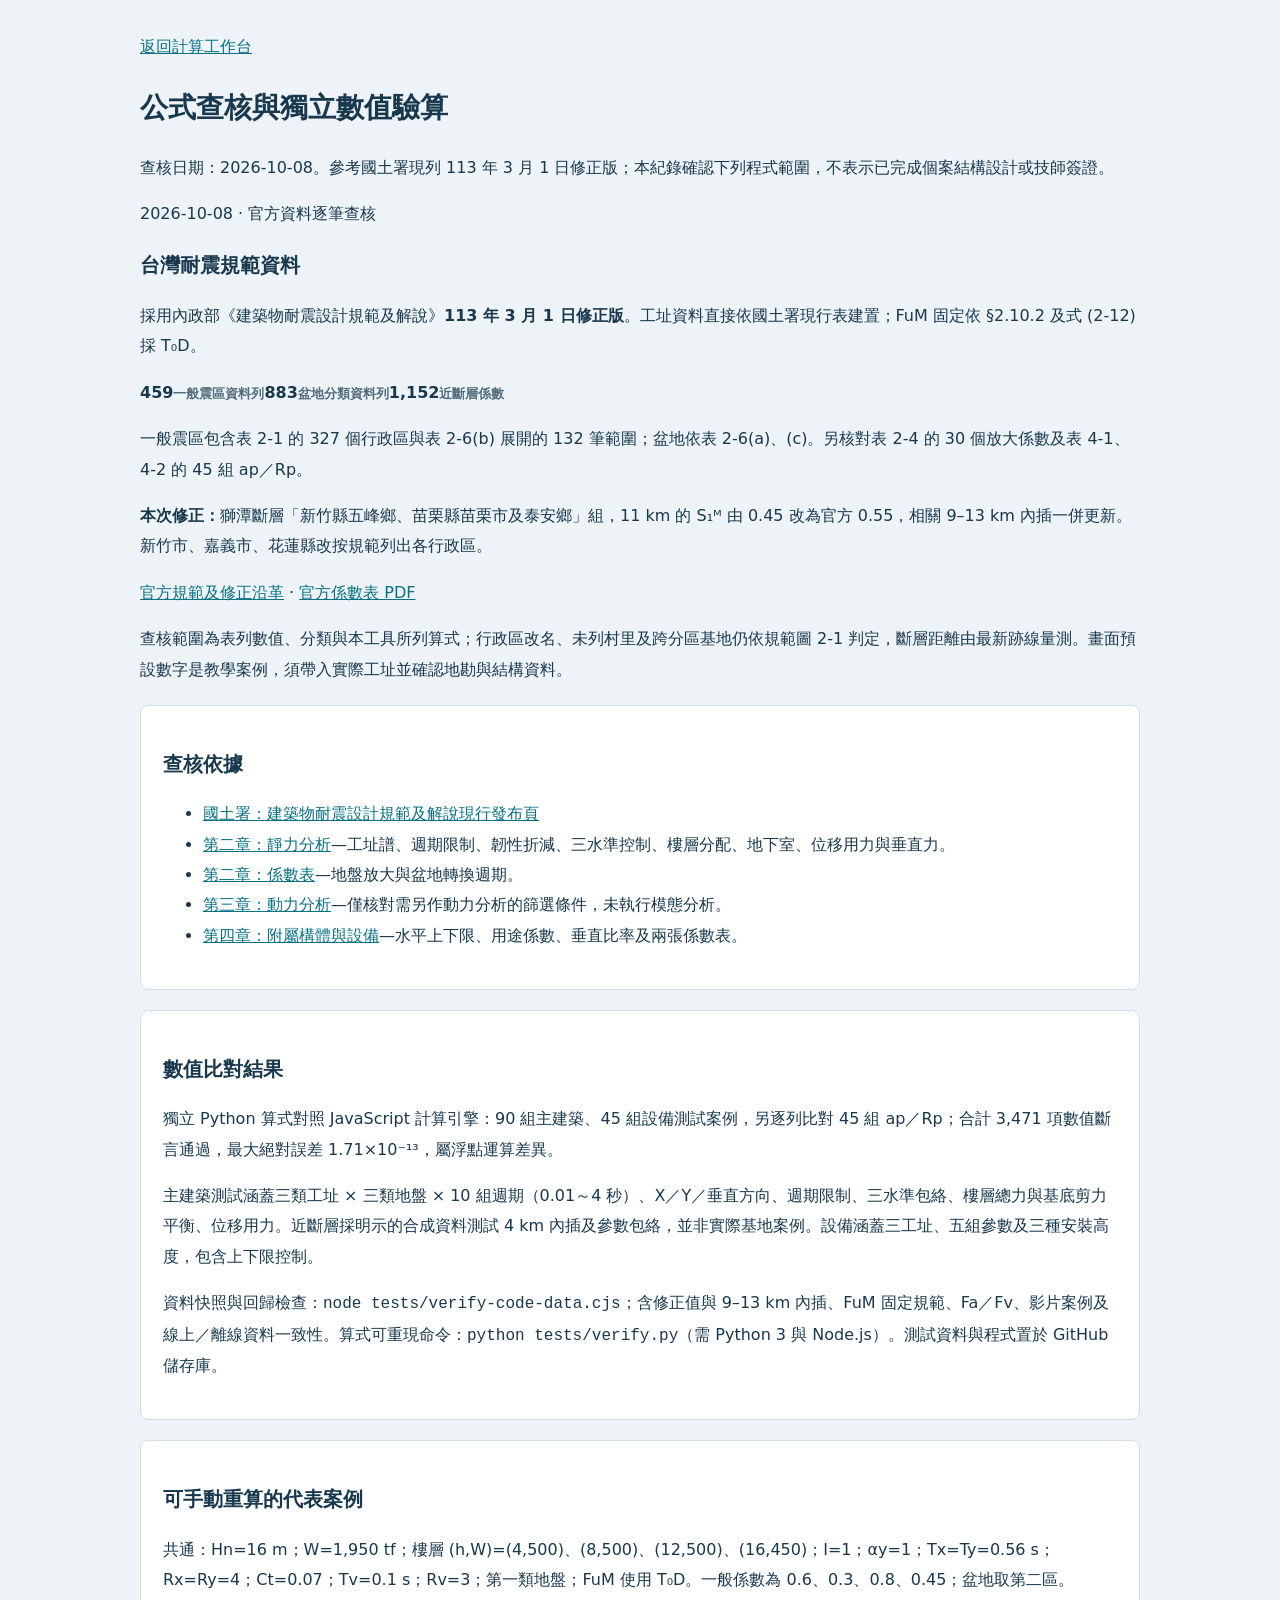
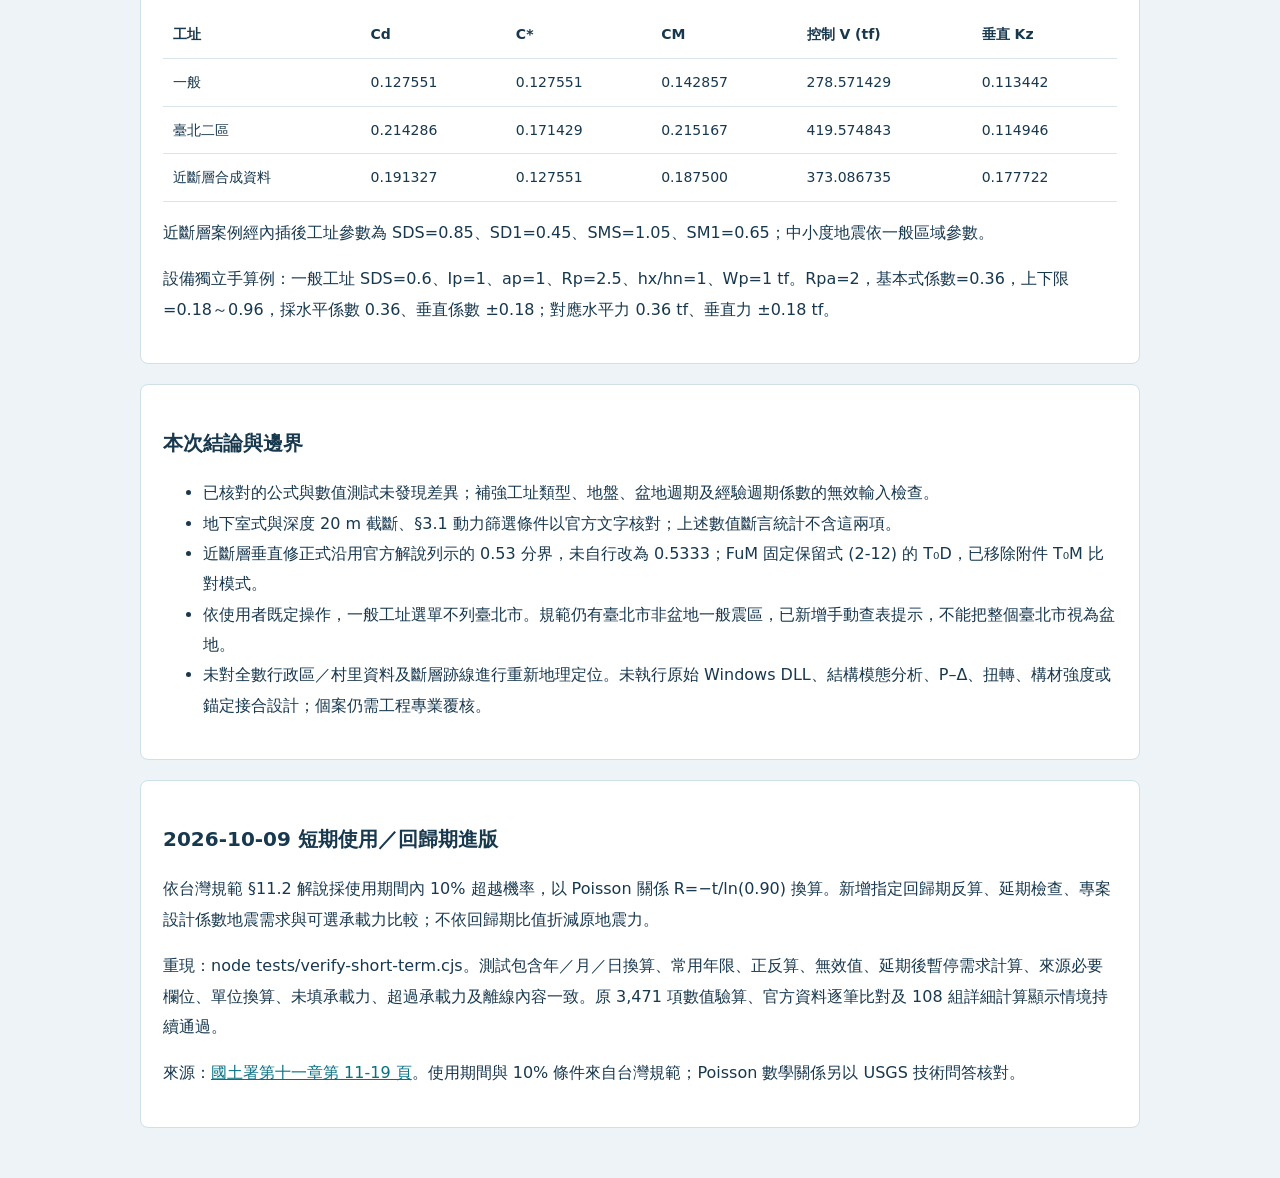
<file: verification.html>
<!doctype html><html lang="zh-Hant"><head><meta charset="utf-8"><meta name="viewport" content="width=device-width,initial-scale=1"><title>地震力分析｜驗算紀錄 2026-10-08</title><style>body{font:16px/1.9 system-ui,'Microsoft JhengHei',sans-serif;color:#18384e;background:#edf3f7;margin:0}main{max-width:1000px;margin:auto;padding:32px 20px}section{background:#fff;border:1px solid #d0e0e9;padding:22px;margin:20px 0;border-radius:8px}h1{font-size:28px}h2{font-size:20px}a{color:#087184}table{border-collapse:collapse;width:100%;font-size:14px}td,th{padding:10px;border-bottom:1px solid #dbe5ec;text-align:left}.scroll{overflow:auto}code{overflow-wrap:anywhere}small{color:#526c7c}</style></head><body><main><a href="index.html">返回計算工作台</a><h1>公式查核與獨立數值驗算</h1><p>查核日期：2026-10-08。參考國土署現列 113 年 3 月 1 日修正版；本紀錄確認下列程式範圍，不表示已完成個案結構設計或技師簽證。</p>
<div class="audit-panel" id="officialDataAudit"><span class="chapter-tag">2026-10-08 · 官方資料逐筆查核</span><h2>台灣耐震規範資料</h2><p>採用內政部《建築物耐震設計規範及解說》<b>113 年 3 月 1 日修正版</b>。工址資料直接依國土署現行表建置；FuM 固定依 §2.10.2 及式 (2-12) 採 T₀D。</p><div class="audit-stats"><b>459<small>一般震區資料列</small></b><b>883<small>盆地分類資料列</small></b><b>1,152<small>近斷層係數</small></b></div><p>一般震區包含表 2-1 的 327 個行政區與表 2-6(b) 展開的 132 筆範圍；盆地依表 2-6(a)、(c)。另核對表 2-4 的 30 個放大係數及表 4-1、4-2 的 45 組 ap／Rp。</p><p><b>本次修正：</b>獅潭斷層「新竹縣五峰鄉、苗栗縣苗栗市及泰安鄉」組，11 km 的 S₁ᴹ 由 0.45 改為官方 0.55，相關 9–13 km 內插一併更新。新竹市、嘉義市、花蓮縣改按規範列出各行政區。</p><p><a href="https://www.nlma.gov.tw/ch/legislation/regsearch/175" target="_blank" rel="noopener">官方規範及修正沿革</a> · <a href="https://www.nlma.gov.tw/uploads/files/039047aa58c2afcc22bf07f9d08f0d56.pdf" target="_blank" rel="noopener">官方係數表 PDF</a></p><p class="hint">查核範圍為表列數值、分類與本工具所列算式；行政區改名、未列村里及跨分區基地仍依規範圖 2-1 判定，斷層距離由最新跡線量測。畫面預設數字是教學案例，須帶入實際工址並確認地勘與結構資料。</p></div><section><h2>查核依據</h2><ul><li><a href="https://www.nlma.gov.tw/ch/legislation/regsearch/175">國土署：建築物耐震設計規範及解說現行發布頁</a></li><li><a href="https://www.nlma.gov.tw/uploads/files/26e22debb8e2339ac04e410f8fa49b44.pdf">第二章：靜力分析</a>—工址譜、週期限制、韌性折減、三水準控制、樓層分配、地下室、位移用力與垂直力。</li><li><a href="https://www.nlma.gov.tw/uploads/files/039047aa58c2afcc22bf07f9d08f0d56.pdf">第二章：係數表</a>—地盤放大與盆地轉換週期。</li><li><a href="https://www.nlma.gov.tw/uploads/files/5cf77b5e6f4e97835a4e48ae9bdaec20.pdf">第三章：動力分析</a>—僅核對需另作動力分析的篩選條件，未執行模態分析。</li><li><a href="https://www.nlma.gov.tw/uploads/files/38755deaa3b5f7ce0ceb3579198361db.pdf">第四章：附屬構體與設備</a>—水平上下限、用途係數、垂直比率及兩張係數表。</li></ul></section>
<section><h2>數值比對結果</h2><p>獨立 Python 算式對照 JavaScript 計算引擎：90 組主建築、45 組設備測試案例，另逐列比對 45 組 ap／Rp；合計 3,471 項數值斷言通過，最大絕對誤差 1.71×10⁻¹³，屬浮點運算差異。</p><p>主建築測試涵蓋三類工址 × 三類地盤 × 10 組週期（0.01～4 秒）、X／Y／垂直方向、週期限制、三水準包絡、樓層總力與基底剪力平衡、位移用力。近斷層採明示的合成資料測試 4 km 內插及參數包絡，並非實際基地案例。設備涵蓋三工址、五組參數及三種安裝高度，包含上下限控制。</p><p>資料快照與回歸檢查：<code>node tests/verify-code-data.cjs</code>；含修正值與 9–13 km 內插、FuM 固定規範、Fa／Fv、影片案例及線上／離線資料一致性。算式可重現命令：<code>python tests/verify.py</code>（需 Python 3 與 Node.js）。測試資料與程式置於 GitHub 儲存庫。</p></section>
<section><h2>可手動重算的代表案例</h2><p>共通：Hn=16 m；W=1,950 tf；樓層 (h,W)=(4,500)、(8,500)、(12,500)、(16,450)；I=1；αy=1；Tx=Ty=0.56 s；Rx=Ry=4；Ct=0.07；Tv=0.1 s；Rv=3；第一類地盤；FuM 使用 T₀D。一般係數為 0.6、0.3、0.8、0.45；盆地取第二區。</p><div class="scroll"><table><tr><th>工址</th><th>Cd</th><th>C*</th><th>CM</th><th>控制 V (tf)</th><th>垂直 Kz</th></tr><tr><td>一般</td><td>0.127551</td><td>0.127551</td><td>0.142857</td><td>278.571429</td><td>0.113442</td></tr><tr><td>臺北二區</td><td>0.214286</td><td>0.171429</td><td>0.215167</td><td>419.574843</td><td>0.114946</td></tr><tr><td>近斷層合成資料</td><td>0.191327</td><td>0.127551</td><td>0.187500</td><td>373.086735</td><td>0.177722</td></tr></table></div><p>近斷層案例經內插後工址參數為 SDS=0.85、SD1=0.45、SMS=1.05、SM1=0.65；中小度地震依一般區域參數。</p><p>設備獨立手算例：一般工址 SDS=0.6、Ip=1、ap=1、Rp=2.5、hx/hn=1、Wp=1 tf。Rpa=2，基本式係數=0.36，上下限=0.18～0.96，採水平係數 0.36、垂直係數 ±0.18；對應水平力 0.36 tf、垂直力 ±0.18 tf。</p></section>
<section><h2>本次結論與邊界</h2><ul><li>已核對的公式與數值測試未發現差異；補強工址類型、地盤、盆地週期及經驗週期係數的無效輸入檢查。</li><li>地下室式與深度 20 m 截斷、§3.1 動力篩選條件以官方文字核對；上述數值斷言統計不含這兩項。</li><li>近斷層垂直修正式沿用官方解說列示的 0.53 分界，未自行改為 0.5333；FuM 固定保留式 (2-12) 的 T₀D，已移除附件 T₀M 比對模式。</li><li>依使用者既定操作，一般工址選單不列臺北市。規範仍有臺北市非盆地一般震區，已新增手動查表提示，不能把整個臺北市視為盆地。</li><li>未對全數行政區／村里資料及斷層跡線進行重新地理定位。未執行原始 Windows DLL、結構模態分析、P–Δ、扭轉、構材強度或錨定接合設計；個案仍需工程專業覆核。</li></ul></section><section><h2>2026-10-09 短期使用／回歸期進版</h2><p>依台灣規範 §11.2 解說採使用期間內 10% 超越機率，以 Poisson 關係 R=−t/ln(0.90) 換算。新增指定回歸期反算、延期檢查、專案設計係數地震需求與可選承載力比較；不依回歸期比值折減原地震力。</p><p>重現：node tests/verify-short-term.cjs。測試包含年／月／日換算、常用年限、正反算、無效值、延期後暫停需求計算、來源必要欄位、單位換算、未填承載力、超過承載力及離線內容一致。原 3,471 項數值驗算、官方資料逐筆比對及 108 組詳細計算顯示情境持續通過。</p><p>來源：<a href="https://www.nlma.gov.tw/uploads/files/040e5f9b6b72d27a8fef6c52c6175e1a.pdf#page=19">國土署第十一章第 11-19 頁</a>。使用期間與 10% 條件來自台灣規範；Poisson 數學關係另以 USGS 技術問答核對。</p></section></main></body></html>
</file>
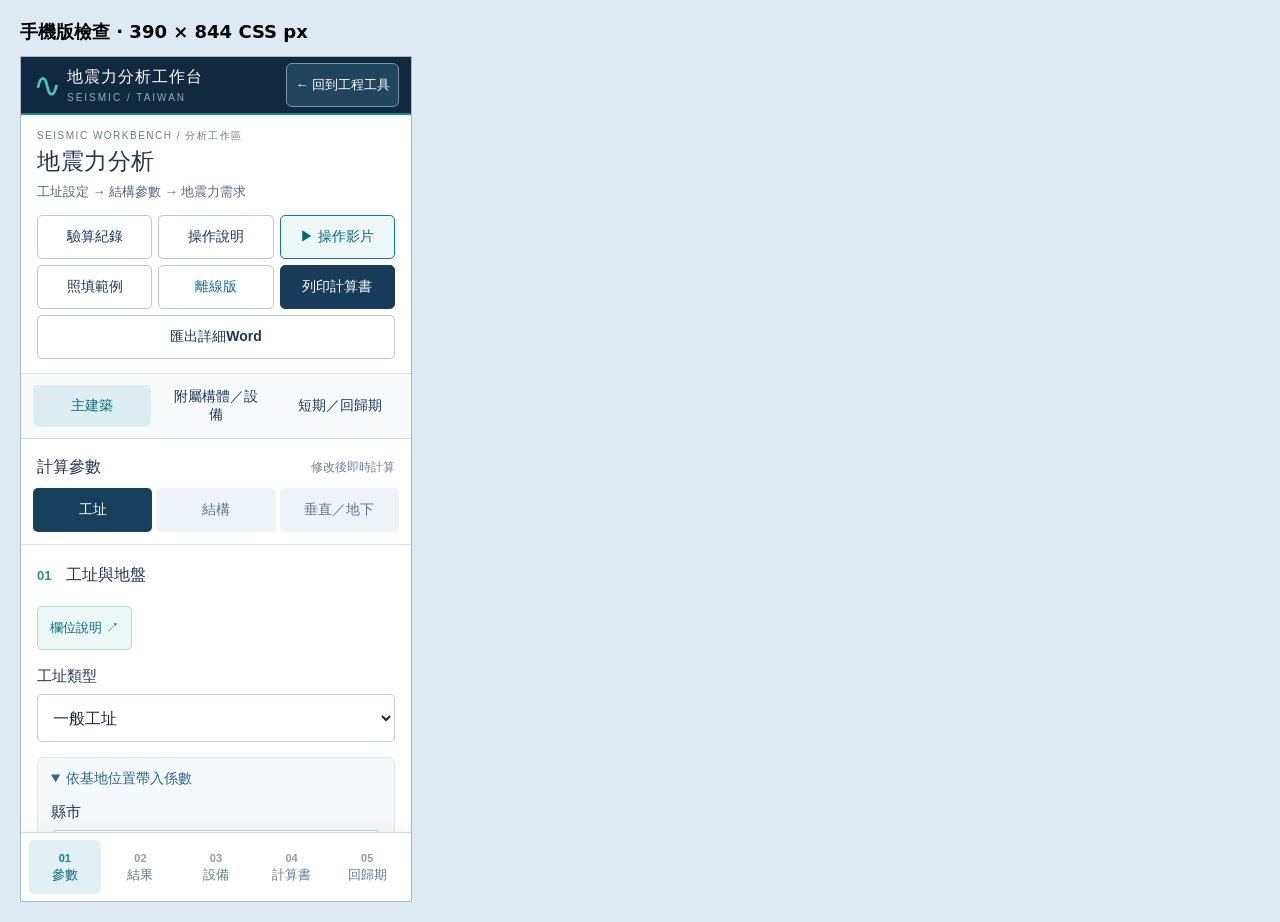
<file: tests/mobile-preview.html>
<!doctype html><html lang="zh-Hant"><head><meta charset="utf-8"><title>390px 手機介面驗證</title><style>body{font:14px system-ui;background:#dfe9f1;margin:20px}iframe{width:390px;height:844px;border:1px solid #a7b9c7;background:white;display:block}h1{font-size:18px}</style></head><body><h1>手機版檢查 · 390 × 844 CSS px</h1><iframe title="390px 手機計算介面" src="../index.html?v=20261002-guide2"></iframe></body></html>
</file>
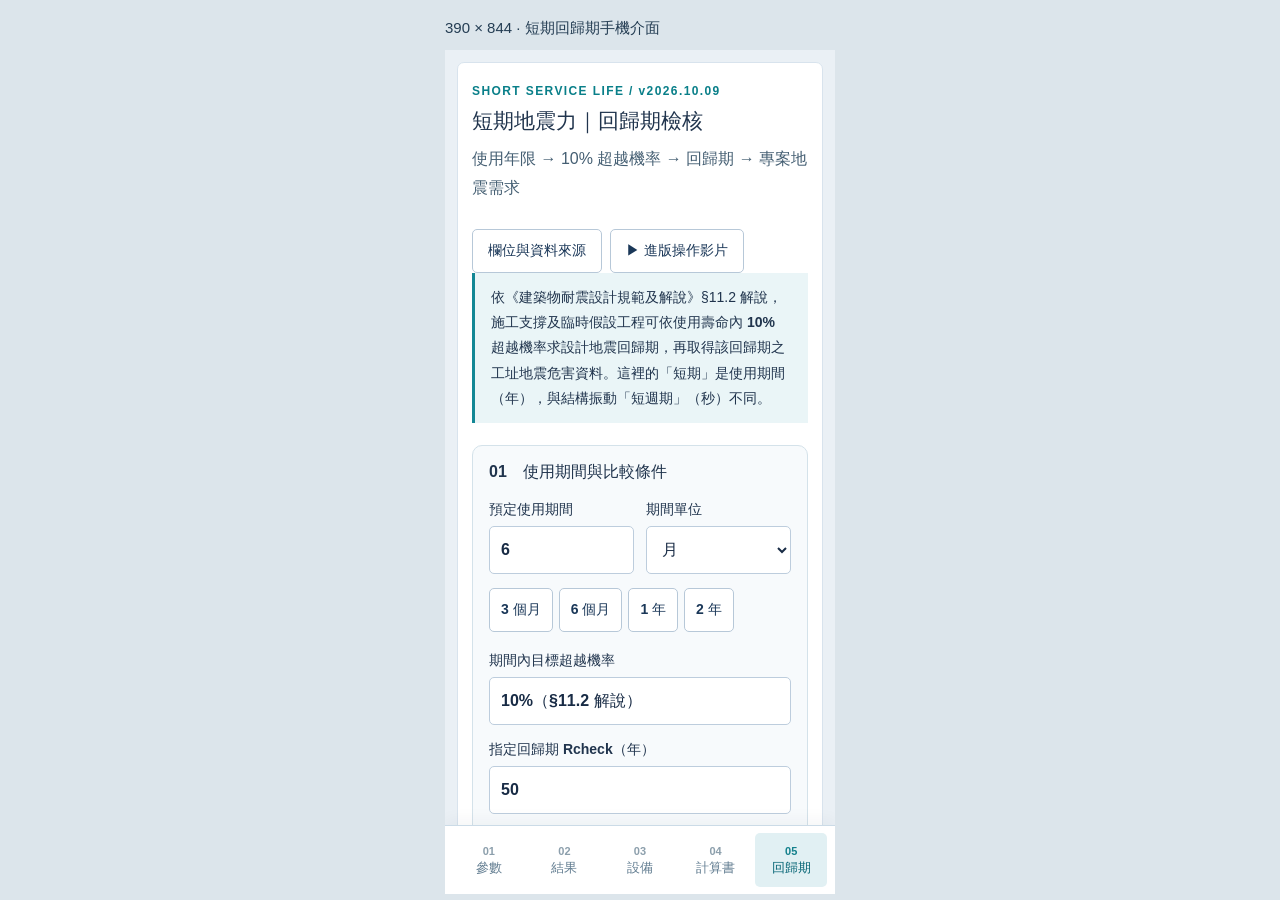
<file: tests/mobile-short-term.html>
<!doctype html><html lang="zh-Hant"><meta charset="utf-8"><title>回歸期手機介面檢查</title><style>body{margin:0;background:#dce5eb;font:15px sans-serif;display:grid;place-content:center;min-height:100vh}iframe{width:390px;height:844px;border:0;background:white}p{margin:12px 0;color:#243d53}</style><p>390 × 844 · 短期回歸期手機介面</p><iframe title="手機版工作台" src="../index.html?v=20261009-mobile#shortterm"></iframe></html>
</file>
<file: style.css>
:root{font-family:Inter,"Noto Sans TC","Microsoft JhengHei",sans-serif;color:#182b45;background:#edf2f7;font-size:16px;font-synthesis:none}*{box-sizing:border-box}body{margin:0}header{background:#12253f;color:white;padding:20px 4%;display:flex;align-items:center;justify-content:space-between}.brand{display:flex;gap:12px;align-items:center}.brand b{font-size:20px;letter-spacing:1px}.brand small{display:block;color:#92a9c2;font-size:12px;letter-spacing:2px;margin-top:4px}.mark{font-size:34px;color:#44c7c0}.headernote{font-size:14px;color:#b8c8d9}.headernote span{border:1px solid #5c738d;border-radius:4px;padding:5px 9px;margin-left:12px}main{max-width:1570px;margin:auto;padding:30px 4%}.title{display:flex;align-items:center;justify-content:space-between;gap:20px;margin-bottom:25px}h1{font-size:27px;margin:0 0 8px;letter-spacing:.5px}p{line-height:1.8;margin:10px 0;color:#53657a}.title p{margin:0;font-size:14px}.workspace{display:grid;grid-template-columns:360px minmax(0,1fr);gap:24px;align-items:start}section{background:white;border:1px solid #dae3ec;border-radius:10px;padding:23px;margin-bottom:18px}h2{font-size:18px;margin:0 0 20px}h2 em{font-size:13px;font-style:normal;color:#2a8c96;margin-right:10px}h3{font-size:16px;margin-top:20px}label{display:block;font-size:14px;font-weight:600;line-height:1.5;margin-bottom:14px}input,select,button{font:inherit}input,select{display:block;min-width:0;width:100%;padding:10px 11px;border:1px solid #c8d4e1;border-radius:5px;background:#f9fbfd;color:#182b45;margin-top:6px;font-size:15px;min-height:43px}input:focus,select:focus,button:focus-visible{outline:2px solid #078e96;outline-offset:2px}input:disabled{opacity:.5}button{cursor:pointer;background:#fff;border:1px solid #b7c8d8;border-radius:5px;padding:10px 15px;color:#1a3758;font-weight:600;font-size:14px}button:hover{background:#eef6fa}button:disabled{opacity:.5;cursor:not-allowed}.full{width:100%}.grid2{display:grid;grid-template-columns:1fr 1fr;gap:0 12px}.hint{font-size:13px;line-height:1.7;color:#687c91}.status{padding:13px 18px;border-left:3px solid #268b94;background:#e1f1f1;border-radius:4px;font-size:14px;line-height:1.7;margin-bottom:18px}.status.warn{background:#fff1dc;border-color:#c88723;color:#765315}.status.error{background:#fff0f0;border-color:#c64040;color:#8e2424}.metrics{display:grid;grid-template-columns:1fr 1fr 1fr;gap:12px;margin-bottom:20px}.metric{background:#142943;color:white;padding:24px 20px;border-radius:9px;min-width:0}.metric:last-child{background:#fff;color:#19354f;border:1px solid #d5e0ea}.metric .eyebrow{font-size:13px;color:#a9bdd3}.metric:last-child .eyebrow{color:#557083}.metric strong{font-size:32px;display:block;font-weight:650;margin:13px 0 7px;font-variant-numeric:tabular-nums}.metric strong small{font-size:14px;font-weight:400;margin-left:5px}.metric p{font-size:13px;color:#b5d3e2;margin:0;line-height:1.65}.metric:last-child p{color:#526a7f}.metric .coef{color:#56d1c6}.metric:last-child .coef{color:#166c75}nav{display:flex;border-bottom:1px solid #cbd8e5;margin-bottom:20px;gap:10px;flex-wrap:wrap}nav button{border:0;background:transparent;border-radius:0;padding:13px 10px;color:#5e7286;border-bottom:3px solid transparent}nav button.active{color:#1c5379;border-bottom-color:#12858e}.sectiontop{display:flex;justify-content:space-between;align-items:center;gap:15px;margin-bottom:15px}.sectiontop h2{margin:0}.sectiontop select{width:auto;max-width:55%;font-size:13px}.legend{display:flex;flex-wrap:wrap;gap:20px;font-size:13px;color:#738196}.legend .blue{color:#2678c5}.legend .teal{color:#128e8e}#chart svg{display:block;width:100%;height:auto;min-height:210px}table{width:100%;border-collapse:collapse;font-size:14px;font-variant-numeric:tabular-nums}th{text-align:left;color:#64798e;font-weight:500;font-size:13px;background:#f1f5f9}th,td{padding:13px 10px;border-bottom:1px solid #e4ebf2}td:not(:first-child){text-align:right}td input{min-width:80px;margin:0;text-align:right}.tablewrap{overflow:auto}.note{padding:15px;background:#edf5f9;border-radius:5px;line-height:1.8;font-size:14px}.step{border-bottom:1px solid #e3ebf1;padding:13px 0}.step h3{margin:0 0 8px}.formula{font-family:ui-monospace,Consolas,monospace;font-size:14px;background:#f3f7fa;padding:12px;border-radius:5px;line-height:1.8;overflow-wrap:anywhere}.step p{font-size:14px}summary{font-size:14px;cursor:pointer;padding:10px 0;color:#2e668c}details{border-bottom:1px solid #e2e9f0;margin-bottom:12px}li{line-height:1.9;margin:8px 0;font-size:14px}a{color:#176d9e}.fault{border:1px solid #d4e2ea;background:#f5f9fc;border-radius:6px;padding:12px;margin-bottom:12px}.fault label{margin:8px 0}.fault .hint{font-size:12px;max-height:110px;overflow:auto}.fault button{padding:6px 12px}footer{font-size:12px;color:#718397;padding:10px 0 25px}.bar{height:7px;background:#2297a3;border-radius:4px;margin-top:5px} [hidden]{display:none!important}@media(max-width:1100px){.workspace{grid-template-columns:320px minmax(0,1fr)}.metrics{grid-template-columns:1fr 1fr}.metric:last-child{grid-column:span 2}.metric strong{font-size:27px}}@media(max-width:760px){header{padding:16px 5%}.headernote{display:none}main{padding:22px 5%}.title{align-items:flex-start}h1{font-size:22px}.workspace{display:flex;flex-direction:column}aside,article{width:100%}section{padding:19px}.metrics{gap:10px}.metric{padding:18px 13px}nav{position:sticky;top:0;background:#edf2f7;z-index:2}.sectiontop{flex-wrap:wrap}.sectiontop select{max-width:100%}table{font-size:13px}}@media print{body{background:white}header{background:white;color:#12253f}main{padding:0}.title button,nav,button{display:none!important}.workspace{display:block}aside{display:none}article{width:100%}.tab[hidden]{display:block!important}#basis{break-before:page}.metric{background:white;color:#12253f;border:1px solid #ccc}.metric p,.metric .eyebrow{color:#333}section{break-inside:avoid;border:0}#floorInputs input{border:0}a{color:black}h1{font-size:22px}.metrics{grid-template-columns:1fr 1fr 1fr}.metric:last-child{grid-column:auto}}
/* 工作台介面：參數分頁、固定結果與可展開計算步驟 */
:root{background:#f0f4f8;color:#20344d;--ink:#142e49;--accent:#097f89;--line:#dae4ed}html{scroll-behavior:smooth;scroll-padding-top:20px}header{padding:15px 3%;background:#112940;border-bottom:3px solid #249aab}.brand b{font-size:18px}.brand small{font-size:11px}.mark{line-height:1}main{max-width:1680px;padding:26px 3%}.title{margin-bottom:24px}.overline{font-size:12px;letter-spacing:2px;color:#627d91;margin-bottom:7px}h1{font-size:28px}.title-actions{display:flex;align-items:center;gap:12px}#print{background:#173b58;color:white;border-color:#173b58;box-shadow:0 3px 9px #173b5812}#print:hover{background:#215271}.mobile-jump{display:none}.workspace{grid-template-columns:380px minmax(0,1fr);gap:28px}aside{background:#fff;border:1px solid var(--line);border-radius:12px;overflow:hidden;position:sticky;top:18px;box-shadow:0 4px 20px #15334f06}.input-heading{display:flex;align-items:center;justify-content:space-between;padding:20px 22px 14px}.input-heading b{font-size:16px}.input-heading span{font-size:12px;color:#6a8093}.input-tabs{display:flex;padding:0 18px 13px;gap:4px;border-bottom:1px solid var(--line)}.input-tabs button{flex:1;border:0;background:#eef3f7;color:#61758a;min-height:40px;padding:8px 5px}.input-tabs button.active{background:#173e5a;color:#fff}.input-scroll{max-height:calc(100vh - 205px);overflow:auto;scrollbar-width:thin;scrollbar-color:#b8cbd8 #f4f7fa}.input-scroll section{margin:0;border:0;border-radius:0;padding:21px 22px 12px}.input-scroll h2{font-size:16px;margin-bottom:20px}.input-scroll .hint{font-size:13px;color:#60758a}.input-bottom{display:flex;align-items:center;justify-content:space-between;border-top:1px solid var(--line);background:#f7fafc;padding:12px 18px;gap:8px}.input-bottom button{font-size:13px;padding:8px 12px}.input-bottom a{font-size:13px;text-decoration:none}.input-scroll label{font-size:14px;line-height:1.6;margin-bottom:15px}input,select{background:white;border-color:#bdcddd;min-height:44px;transition:border-color .15s,box-shadow .15s}input:hover,select:hover{border-color:#789bb4}input:focus,select:focus{outline:none;border-color:#118b96;box-shadow:0 0 0 3px #118b9618}input{font-variant-numeric:tabular-nums}label:focus-within{color:#087b88}button{transition:background .15s,box-shadow .15s}button:active{transform:translateY(1px)}button:focus-visible,a:focus-visible,summary:focus-visible{outline:3px solid #38a8b7;outline-offset:3px}.location-picker{border:1px solid #d8e6ef;background:#f5f9fc;border-radius:7px;padding:0 13px 8px}.location-picker summary{font-weight:600;font-size:14px;padding:12px 0}.location-picker label{font-size:13px}.location-picker .full{background:#e2eff5;border-color:#b3cdda;color:#145173}.result-heading{display:flex;justify-content:space-between;align-items:center;padding:3px 0 13px}.result-heading h2{margin:0;font-size:17px}#calcState{font-size:12px;color:#0b6d73;background:#deeeed;padding:4px 10px;border-radius:4px}#calcState.invalid{color:#a53430;background:#fae3e0}.status{margin-bottom:16px;background:#e7f1f4;border-left-width:3px;font-size:13px;line-height:1.8;color:#375b6c;padding:10px 15px}.result-sticky{position:sticky;top:0;z-index:5;background:#f0f4f8;padding-top:10px}.metrics{gap:14px;margin-bottom:10px}.metric{padding:18px 20px;border-radius:8px;position:relative;background:#17364f;box-shadow:0 5px 12px #11334e08}.metric:nth-child(2){background:#204860}.metric:last-child{border-color:#cedde8;box-shadow:none}.metric .eyebrow{font-size:13px;letter-spacing:.4px;color:#c1d4e3}.metric strong{font-size:31px;letter-spacing:-.5px;margin:8px 0 5px;white-space:nowrap}.metric p{font-size:12px;line-height:1.7}.metric .coef{font-size:14px;color:#8de0db}.metric:last-child .coef{color:#257a82}nav{gap:15px;margin-bottom:18px;border-bottom:1px solid #c7d9e6;background:transparent}nav button{font-size:14px;padding:14px 5px 12px;min-height:46px;color:#5c7387}nav button.active{color:#095c73;border-bottom:3px solid #098793}article section{padding:25px 28px;box-shadow:0 5px 18px #133a5904;border-color:#d8e3ed;border-radius:10px}article section h2{font-size:18px}.legend{padding:8px 0 4px;font-size:13px}.legend .blue:before,.legend .teal:before{content:'';display:inline-block;width:17px;height:3px;background:currentColor;vertical-align:middle;margin-right:7px}#chart{padding:8px 0}th{font-size:13px;background:#f2f6fa;white-space:nowrap}td{font-size:14px}th,td{padding:13px 12px}tbody tr:hover{background:#f6fafc}tbody tr:last-child td{border-bottom:0}.tablewrap{border:1px solid #e0e8ef;border-radius:7px;margin:14px 0;scrollbar-width:thin}td:first-child{text-align:left;font-weight:500;color:#3a5871}#siteTable tr:last-child td{font-weight:650;color:#144867}#floorInputs button{color:#925149;border-color:#e0c9c4;font-size:13px;padding:7px 9px;white-space:nowrap}#floorInputs input{width:100%;min-width:90px}#floorResults .note{border-left:3px solid #219da4;font-variant-numeric:tabular-nums}.step{border:1px solid #dce6ef;padding:0;border-radius:7px;margin-bottom:10px;overflow:hidden}.step summary{font-size:15px;color:#244660;font-weight:600;padding:15px 17px;line-height:1.6;background:#f8fafc}.step summary span{font-size:12px;color:#117d87;padding-right:7px;font-variant-numeric:tabular-nums}.step[open] summary{border-bottom:1px solid #e3eaf1;background:#eef5f8}.step-content{padding:16px 18px}.step .formula{border-left:3px solid #7eb5c8;background:#f4f8fb;font-size:14px;line-height:2;padding:14px 16px}.step p{font-size:14px}.step .tablewrap{margin-bottom:0}.step table td{font-size:13px}.fault{padding:12px 14px;border-left:3px solid #409ead}.fault .hint{font-size:13px;max-height:150px}footer{font-size:12px}a:hover{text-decoration:underline}#resultPanel{scroll-margin-top:18px}
@media(min-width:1500px){.workspace{grid-template-columns:405px minmax(0,1fr)}.metric strong{font-size:35px}.input-scroll section{padding:22px 25px}}
@media(min-width:901px) and (max-width:1150px){.workspace{grid-template-columns:330px minmax(0,1fr);gap:20px}.metrics{grid-template-columns:1fr 1fr 1fr;gap:8px}.metric{padding:16px 12px}.metric:last-child{grid-column:auto}.metric strong{font-size:25px}.metric p{font-size:12px}.metric .eyebrow{font-size:12px}article section{padding:22px 18px}.input-scroll section{padding:18px}}
@media(max-width:900px){.workspace{display:flex;flex-direction:column;gap:24px}aside,article{width:100%}aside{position:static}.input-scroll{max-height:none}.input-heading{padding:18px 20px 12px}.input-scroll section{padding:20px}.input-tabs{padding:0 18px 12px}.input-bottom{padding:14px 18px}.mobile-jump{display:inline-block;font-size:14px;text-decoration:none}.result-sticky{top:0;padding-top:8px}.metrics{grid-template-columns:1fr 1fr 1fr}.metric:last-child{grid-column:auto}nav{position:static;gap:15px;margin-bottom:15px}article section{padding:22px}.title{align-items:center}.title-actions{flex-direction:column;gap:8px}main{padding:24px 5%}.result-heading{padding-top:0}#resultPanel{scroll-margin-top:15px}}
@media(max-width:520px){.brand b{font-size:17px}h1{font-size:25px}.title p{font-size:13px;max-width:210px}.overline{font-size:11px}.metrics{gap:7px}.metric{padding:13px 10px;border-radius:6px}.metric strong{font-size:22px;letter-spacing:-.6px}.metric strong small{font-size:11px;margin-left:3px}.metric .eyebrow{font-size:11px;letter-spacing:0}.metric p{font-size:11px}.metric .coef{font-size:11px}.metric:last-child p{font-size:10px}nav{justify-content:space-between;gap:5px}nav button{font-size:13px;padding:12px 3px}.status{font-size:12px}article section{padding:19px 15px}.sectiontop select{font-size:13px;max-width:100%;width:100%}.legend{gap:9px;font-size:12px}.step summary{font-size:14px;padding:13px 12px}.step-content{padding:12px}#expandSteps{font-size:12px;padding:8px 10px}.input-tabs button{font-size:14px}.tablewrap td,.tablewrap th{padding:11px 9px}#chart svg{min-height:180px}}
@media(prefers-reduced-motion:reduce){html{scroll-behavior:auto}*{transition:none!important;animation:none!important}}
@media print{.title-actions,.result-heading,aside,nav,.input-bottom{display:none!important}.result-sticky{position:static;padding:0;background:white}header{border-bottom:1px solid #bbb;background:white;color:#132b44}.metrics{grid-template-columns:1fr 1fr 1fr}.metric,.metric:nth-child(2),.metric:last-child{background:white;color:#123;border:1px solid #bcc}.metric .eyebrow,.metric p,.metric .coef{color:#345}.metric strong{font-size:25px}.metric:last-child{grid-column:auto}.workspace{display:block}.tab[hidden]{display:block!important}article section{box-shadow:none;border:0;padding:15px 0}.step{break-inside:avoid}.step summary{list-style:none}.step-content{display:block!important}.status{background:white;border:1px solid #bbb}main{padding:0}.title p{max-width:none}a[href]{overflow-wrap:anywhere}}
.chapter-tag{padding:6px 10px;background:#e3f0f3;color:#176b77;font-size:13px;border-radius:5px;white-space:nowrap}.component-grid{display:grid;grid-template-columns:minmax(220px,.85fr) minmax(0,1.4fr);gap:24px;margin-top:20px}.component-input{border-right:1px solid #dce6ed;padding-right:22px}.component-input h3{margin-top:0}.component-input select{font-size:14px}.component-input input[readonly]{background:#edf3f7;color:#547083;border-style:dashed}.component-output{min-width:0}.component-output .formula{line-height:1.95;font-size:13px;border-left:3px solid #4b9bad}.cp-cards{display:grid;grid-template-columns:1fr 1fr;gap:12px;margin-bottom:15px}.cp-cards>div{background:#eaf4f7;border:1px solid #c5dde6;border-radius:7px;padding:16px}.cp-cards span{font-size:13px;color:#345f73}.cp-cards strong{font-size:26px;display:block;margin:10px 0;color:#154b64;font-variant-numeric:tabular-nums}.cp-cards small{font-size:13px}.cp-cards p{font-size:12px;margin:0}.component-scope{margin-top:22px}.component-output .tablewrap{font-size:13px;overflow:auto}.component-output td{font-size:13px}.component-output .note{font-size:13px}nav{gap:10px}nav button{font-size:13px}#components{scroll-margin-top:240px}@media(max-width:1350px){.component-grid{grid-template-columns:1fr}.component-input{border-right:0;padding-right:0;border-bottom:1px solid #dce6ed;padding-bottom:12px}}@media(max-width:520px){nav{gap:2px}nav button{font-size:12px;padding:10px 2px}.cp-cards strong{font-size:23px}.cp-cards>div{padding:13px 10px}}@media print{.component-grid{grid-template-columns:1fr}.component-input{border:0;padding:0}.component-scope{display:block}.component-output{break-before:auto}.cp-cards>div{background:white}.component-output .formula{break-inside:avoid}}

.cp-coefficients{margin-bottom:12px}.cp-coefficients>div{border-top:3px solid #087c92}
/* 2026-10-02 工程工作區：桌面雙面板／手機單一任務 */
:root{--surface:#fff;--page:#eaf0f5;--navy:#152f47;--accent:#087f89;font-size:16px;background:var(--page)}
header{height:64px;padding:10px 24px;border-bottom:2px solid #198894;flex-shrink:0}.brand small{font-size:10px}.brand b{font-size:18px}.headernote{font-size:13px}
main{max-width:none;padding:0;margin:0;min-width:0}.title{height:78px;margin:0;padding:12px 24px;background:#fff;border-bottom:1px solid var(--line);gap:12px}.overline{font-size:10px;letter-spacing:1.5px;margin-bottom:3px}h1{font-size:22px;margin:0 0 3px}.title p{font-size:12px}.title-actions{flex-direction:row;gap:8px}.title-actions button,.offline-link{min-height:40px;padding:9px 13px;font-size:14px;border-radius:5px}.offline-link{display:inline-flex;align-items:center;border:1px solid #b7c8d8;text-decoration:none}.title-actions #print{box-shadow:none}
.workspace-toolbar{height:51px;background:#f8fafc;border-bottom:1px solid #cedce6;display:flex;align-items:center;justify-content:space-between;padding:6px 24px;gap:10px}.workspace-toolbar>div{display:flex;align-items:center;gap:6px}.workspace-label{font-size:12px;color:#61778a;padding-right:14px}.workspace-toolbar button{border:0;background:transparent;min-height:36px;font-size:14px;padding:8px 14px}.workspace-toolbar button.active{color:#086d7c;background:#dceef2}.workspace-meta{font-size:12px;color:#668094}
.workspace{grid-template-columns:345px minmax(0,1fr);gap:0;align-items:stretch}.workspace>aside{border:0;border-right:1px solid #cddce7;border-radius:0;box-shadow:none;top:auto}.input-heading{padding:18px 20px 12px}.input-scroll section{padding:20px}.input-tabs{padding:0 16px 12px}.input-heading span{font-size:12px}.input-tabs button{min-height:44px}.input-bottom{padding:10px 14px}.input-scroll{scrollbar-gutter:stable}.input-scroll label{font-size:14px}input,select{font-size:16px;min-height:44px}#resultPanel{padding:18px 24px;min-width:0}.result-heading{padding-bottom:12px}.result-heading h2{display:flex;align-items:center;gap:12px;font-size:18px}.result-heading small{font-size:13px;font-weight:400;color:#6b8193;border-left:1px solid #b7cbd9;padding-left:12px}.status{font-size:13px;margin-bottom:12px;padding:8px 12px}.vertical-summary{display:flex;gap:12px;align-items:center;flex-wrap:wrap;padding:10px 14px;border:1px solid #cbdde7;background:#f6fbfd;border-radius:6px;font-size:13px;margin-bottom:12px}.vertical-summary b{color:#126476;font-size:15px;font-variant-numeric:tabular-nums}.vertical-summary small{color:#677e91}.result-sticky{position:static;background:transparent;padding:0}.metrics{grid-template-columns:repeat(3,minmax(0,1fr));gap:10px}.metric,.metric:nth-child(2){border-radius:6px;background:#183c56;box-shadow:none;padding:15px 17px}.metric:nth-child(2){background:#224f68}.metric:last-child{grid-column:auto}.metric strong{font-size:29px}.metric .eyebrow{font-size:13px}.metric p{font-size:12px}.metric .coef{font-size:14px}
nav[aria-label="結果內容"]{position:sticky;top:-18px;background:var(--page);z-index:8;gap:4px;flex-wrap:nowrap;overflow-x:auto;scrollbar-width:thin;padding-top:4px;margin-bottom:16px}nav[aria-label="結果內容"] button{flex-shrink:0;font-size:14px;padding:12px 14px;min-height:48px}nav[aria-label="結果內容"] button.active{background:#fff;border-radius:5px 5px 0 0;color:#096779}article section{border-radius:7px;padding:22px;box-shadow:none}article section h2{font-size:18px}.tablewrap{max-width:100%;overflow:auto}.tablewrap table{min-width:420px}table input{font-size:16px}.hint{font-size:13px}#chart svg{min-height:0}.component-grid{grid-template-columns:minmax(230px,.8fr) minmax(0,1.3fr);gap:20px}.component-input{border-right:1px solid #dce6ed;padding-right:20px;border-bottom:0}.component-output .formula{font-size:14px}.cp-cards{gap:10px}.cp-cards span{font-size:14px}.cp-cards strong{font-size:27px}.cp-cards p{font-size:13px}.cp-cards>div{padding:14px}.component-input select{font-size:16px}.component-output .note{font-size:14px}.formula{overflow-wrap:anywhere}.component-output .tablewrap{width:100%}.audit-panel{padding-bottom:18px;margin-bottom:24px;border-bottom:1px solid #d3e1e9}.audit-panel h2{margin:16px 0 10px}.audit-stats{display:grid;grid-template-columns:repeat(3,1fr);gap:12px}.audit-stats b{font-size:30px;color:#17677b;background:#eef6f8;padding:18px 12px;border:1px solid #d2e5e9;border-radius:6px}.audit-stats small{display:block;font-size:13px;font-weight:400;color:#547586;margin-top:5px}.app-statusbar{height:30px;display:flex;justify-content:space-between;align-items:center;background:#173b55;color:#d5e6ee;padding:0 18px;gap:12px;font-size:12px}.app-statusbar .invalid{color:#ffd199}.mobile-workbar{display:none}
@media(min-width:801px){body{height:100vh;height:100dvh;display:flex;flex-direction:column;overflow:hidden}main{display:flex;flex-direction:column;flex:1;min-height:0}.workspace{flex:1;min-height:0}.workspace>aside{display:flex;flex-direction:column;position:static;min-height:0}.input-scroll{flex:1;min-height:0;max-height:none;overflow:auto}.input-heading,.input-tabs,.input-bottom{flex-shrink:0}#resultPanel{overflow:auto;min-height:0;scrollbar-gutter:stable}.parameters-collapsed .workspace{grid-template-columns:minmax(0,1fr)}.parameters-collapsed #inputPanel{display:none}.title,.workspace-toolbar,.app-statusbar{flex-shrink:0}.input-bottom a{display:none}}
@media(min-width:801px) and (max-width:1350px){.workspace{grid-template-columns:310px minmax(0,1fr)}#resultPanel{padding:18px}.component-grid{grid-template-columns:1fr}.component-input{border-right:0;padding-right:0;border-bottom:1px solid #dce6ed}.metric{padding:13px 10px}.metric strong{font-size:24px}.metric .eyebrow{font-size:12px}nav[aria-label="結果內容"] button{padding:12px 10px}.headernote{font-size:12px}.workspace-meta{display:none}}
@media(max-width:800px){html{scroll-padding-top:12px}body{height:auto;overflow:visible;padding-bottom:calc(78px + env(safe-area-inset-bottom));background:var(--page)}header{height:58px;padding:10px 16px}.headernote{display:none}.brand b{font-size:17px}.brand small{font-size:10px}.title{height:auto;padding:14px 16px;align-items:flex-start;flex-wrap:wrap}.title>div:first-child{width:100%}.title h1{font-size:23px}.title p{font-size:13px;max-width:none}.title-actions{width:100%;justify-content:space-between;gap:6px}.title-actions button,.offline-link{font-size:14px;min-height:44px;flex:1;text-align:center;justify-content:center;padding:10px 6px}#focusInput{display:none}.workspace-toolbar{height:auto;min-height:50px;padding:6px 12px}.workspace-label,.workspace-meta{display:none}.workspace-toolbar>div{width:100%}.workspace-toolbar button{flex:1;min-height:42px}.workspace{display:block}.workspace>aside{position:static;width:100%;border:0;border-radius:0}.input-scroll{max-height:none;overflow:visible}.input-heading{padding:18px 16px 10px}.input-tabs{padding:0 12px 12px}.input-scroll section{padding:20px 16px}.input-bottom{padding:14px 16px}.input-bottom button{min-height:44px;font-size:14px}.input-bottom a{font-size:14px}.input-scroll label{font-size:15px}input,select{font-size:16px;min-height:48px}button{min-height:44px}#resultPanel{width:100%;padding:16px 12px}.result-heading h2{font-size:18px}.result-sticky{position:static}.metrics{grid-template-columns:1fr 1fr;gap:8px}.metric{padding:14px 12px}.metric:last-child{grid-column:1/-1;display:grid;grid-template-columns:1fr 1fr;align-items:center;gap:3px 12px}.metric:last-child strong{grid-column:1;grid-row:2/4;font-size:26px}.metric:last-child p{grid-column:2}.metric strong{font-size:26px}.metric strong small{font-size:13px}.metric .eyebrow{font-size:13px}.metric p,.metric:last-child p{font-size:12px}.metric .coef{font-size:14px}.status{font-size:13px}.vertical-summary{gap:6px 12px;font-size:13px}.vertical-summary b{font-size:14px}nav[aria-label="結果內容"]{position:static;gap:4px;justify-content:flex-start}nav[aria-label="結果內容"] button{font-size:14px;padding:12px;min-height:48px}article section{padding:18px 14px}.sectiontop{flex-wrap:wrap}.sectiontop select{max-width:100%;width:100%;font-size:16px}.component-grid{grid-template-columns:1fr;gap:16px}.component-input{border:0;border-bottom:1px solid #dce6ed;padding:0 0 12px}.cp-cards strong{font-size:25px}.cp-cards span{font-size:14px}.cp-cards>div{padding:13px 10px}.cp-cards p{font-size:12px}.component-output .formula{font-size:14px;line-height:1.9}.step summary{font-size:15px;padding:14px 12px}.step-content{padding:12px}.step .formula{font-size:14px;padding:12px}.audit-stats{gap:6px}.audit-stats b{font-size:25px;padding:14px 8px}.audit-stats small{font-size:12px}.app-statusbar{display:none}.mobile-workbar{position:fixed;z-index:30;bottom:0;left:0;right:0;display:grid;grid-template-columns:repeat(4,1fr);padding:7px 8px calc(7px + env(safe-area-inset-bottom));background:#fff;border-top:1px solid #cbdbe7;box-shadow:0 -4px 16px #1634490c;gap:4px}.mobile-workbar button{min-height:54px;border:0;background:transparent;font-size:14px;color:#627d91;padding:6px}.mobile-workbar button span{display:block;font-size:11px;color:#8c9fac;line-height:16px}.mobile-workbar button[aria-pressed="true"]{background:#e1f0f3;color:#096777}.mobile-workbar button[aria-pressed="true"] span{color:#14818c}body[data-mobile-view="parameters"] #resultPanel{display:none}body:not([data-mobile-view="parameters"]) #inputPanel{display:none}body.parameters-collapsed[data-mobile-view="parameters"] #inputPanel{display:block}footer{font-size:12px;padding-bottom:10px}}
@media(max-width:360px){.grid2{gap:0 8px}.cp-cards{grid-template-columns:1fr}.metric strong{font-size:23px}.title-actions{flex-wrap:wrap}.title-actions button,.offline-link{min-width:90px}.audit-stats{grid-template-columns:1fr}.audit-stats small{display:inline;padding-left:8px}}
@media print{html,body{height:auto!important;overflow:visible!important;padding:0!important;display:block!important}header{height:auto;background:white;color:#142e49}.title{height:auto;padding:12px 0}main,.workspace{display:block!important;overflow:visible!important}.workspace-toolbar,.mobile-workbar,.app-statusbar,.title-actions,.vertical-summary,#inputPanel{display:none!important}#resultPanel,body[data-mobile-view="parameters"] #resultPanel{display:block!important;padding:0;overflow:visible!important;height:auto!important}nav[aria-label="結果內容"]{display:none!important}.metrics{grid-template-columns:repeat(3,1fr)}.metric,.metric:nth-child(2),.metric:last-child{display:block;grid-column:auto;background:white;color:#123;padding:12px}.metric p,.metric .coef,.metric .eyebrow{color:#345}.component-grid{grid-template-columns:1fr}.component-input{border:0;padding:0}.tab[hidden]{display:block!important}article section{padding:15px 0}.audit-panel{break-before:page}.audit-stats b{background:white;font-size:22px}#components{scroll-margin-top:0}}
/* Embedded, context-sensitive operation guide */
.field-help{font-size:13px;min-height:40px;padding:8px 12px;margin:0 0 14px;color:#087183;background:#edf7f8;border-color:#bad7dc}.sectiontop .field-help{margin:0}#guideDialog{width:96vw;max-width:1200px;height:94vh;height:94dvh;padding:0;border:1px solid #b7cddc;border-radius:10px;color:#233b50;overflow:hidden}#guideDialog::backdrop{background:#0c243db8}.guide-top{height:60px;display:flex;align-items:center;justify-content:space-between;padding:8px 18px;background:#173b55;color:white;gap:12px}.guide-top form{margin:0}.guide-top button{min-height:44px}.guide-top b{font-size:16px}#guideFrame{display:block;width:100%;height:calc(100% - 60px);border:0;background:white}@media(max-width:800px){.title-actions{flex-wrap:wrap}.title-actions button,.title-actions .offline-link{min-width:90px}#guideDialog{width:100vw;max-width:100vw;height:100dvh;max-height:100dvh;border:0;border-radius:0;margin:0}.guide-top{padding:8px 12px}.field-help{min-height:44px}}@media print{.field-help,#guideDialog{display:none!important}}
</file>
<file: tutorial.css>
/* Tutorial is independent from the calculation engines. */
.title{height:auto;min-height:78px}.title-actions{flex-wrap:wrap;justify-content:flex-end}.title>div:first-child{flex-shrink:0}
.tutorial-open{border-color:#087f89!important;color:#086775!important;background:#edf7f8!important;font-weight:700}
#tutorialDialog{box-sizing:border-box;width:min(1100px,96vw);max-width:1100px;max-height:94dvh;padding:0;border:1px solid #8faaba;border-radius:12px;color:#20344d;background:#f4f8fb;overflow:auto}
#tutorialDialog::backdrop{background:rgba(9,27,43,.7)}
.tutorial-head{position:sticky;top:0;z-index:2;display:flex;gap:16px;align-items:center;justify-content:space-between;padding:14px 20px;background:#152f47;color:white}
.tutorial-head h2{margin:0;padding:0;font-size:19px;color:white;border:0}.tutorial-head p{margin:5px 0 0;font-size:13px;color:#c9dee8}
.tutorial-head button{flex-shrink:0;min-width:64px;min-height:44px;color:white;background:#21455f;border:1px solid #91b7c9}
.tutorial-body{padding:18px 20px}.tutorial-body video{display:block;width:100%;max-height:60dvh;aspect-ratio:16/9;background:#0d2234;border-radius:7px}
.tutorial-controls{display:flex;gap:10px;align-items:center;flex-wrap:wrap;margin:14px 0}.tutorial-controls label{display:flex;gap:7px;align-items:center;margin:0;font-size:14px}.tutorial-controls select{width:auto;margin:0;min-height:44px}.tutorial-controls a,.tutorial-controls button{display:inline-flex;align-items:center;justify-content:center;min-height:44px;padding:9px 12px;border:1px solid #b9cdd7;border-radius:5px;background:white;color:#145b6c;text-decoration:none;font-size:14px}
.tutorial-chapters{display:grid;grid-template-columns:repeat(3,minmax(0,1fr));gap:8px;margin:12px 0}.tutorial-chapters button{display:flex;gap:10px;align-items:center;min-height:48px;text-align:left;font-size:14px;background:white}.tutorial-chapters button span{color:#526b7d;font-variant-numeric:tabular-nums}.tutorial-chapters button[aria-current=true]{border-color:#087f89;background:#e0f1f2;color:#075960;font-weight:700}
.tutorial-note{font-size:14px;line-height:1.7;margin:12px 0;color:#455f72}.tutorial-status{min-height:24px;font-size:14px;color:#8d3d22;line-height:1.6}.tutorial-transcript{margin:16px 0;background:#fff;border:1px solid #d8e4ed;border-radius:7px;padding:14px}.tutorial-transcript summary{min-height:32px;cursor:pointer;font-weight:700}.tutorial-transcript h3{font-size:16px;margin:20px 0 8px}.tutorial-transcript p{font-size:15px;line-height:1.9;margin:0}.tutorial-body h3{font-size:17px}.tutorial-body a:focus-visible,.tutorial-body button:focus-visible{outline:3px solid #087f89;outline-offset:2px}
@media(max-width:650px){#tutorialDialog{width:100vw;max-width:100vw;max-height:100dvh;height:100dvh;border:0;border-radius:0}.tutorial-head{padding:12px 14px}.tutorial-head h2{font-size:17px}.tutorial-body{padding:12px}.tutorial-chapters{grid-template-columns:repeat(2,minmax(0,1fr))}.tutorial-chapters button{font-size:13px;padding:9px}.tutorial-controls{gap:7px}.tutorial-body video{max-height:48dvh}.tutorial-head p{font-size:12px}}
@media print{#tutorialDialog,.tutorial-open{display:none!important}}
</file>
<file: short-term.css>
body.shortterm-active .workspace{grid-template-columns:minmax(0,1fr)}body.shortterm-active #inputPanel,body.shortterm-active #verticalSummary,body.shortterm-active #status,body.shortterm-active #results,body.shortterm-active #calcState{display:none!important}
body.shortterm-active .result-sticky{position:static}body.shortterm-active #exportBuildingDocx,body.shortterm-active #focusInput,body.shortterm-active #print{display:none!important}#shortterm{max-width:1250px;margin-inline:auto}#shortterm p{color:#455f73}#shortterm .st-top{display:flex;align-items:flex-start;justify-content:space-between;gap:16px;flex-wrap:wrap}#shortterm h2{font-size:24px;margin:8px 0}#shortterm .st-kicker{font-size:12px;color:#097f89;letter-spacing:1.4px;font-weight:700}.st-actions{display:flex;gap:8px;flex-wrap:wrap}.st-layout{display:grid;grid-template-columns:minmax(250px,.8fr) minmax(0,1.4fr);gap:24px;margin-top:22px}.st-box{padding:20px;border:1px solid #d4e2ea;border-radius:10px;background:#f7fafc;min-width:0}.st-box h3{margin-top:0}.st-presets{display:flex;gap:6px;flex-wrap:wrap;margin-bottom:18px}.st-presets button{padding:8px 11px;min-height:44px}.st-card{padding:20px;background:#17364f;color:#fff;border-radius:9px;margin-bottom:14px}.st-card .st-number{display:block;font-size:42px;line-height:1.4;font-weight:700;font-variant-numeric:tabular-nums}.st-card small{color:#c7dee9}.st-card p{color:#c7dee9!important}.st-dual{display:grid;grid-template-columns:1fr 1fr;gap:12px}.st-dual .st-number{font-size:28px}.st-muted{background:#e8f3f4;color:#133f51}.st-muted small,.st-muted p{color:#375b6c!important}.st-note{border-left:3px solid #138795;background:#eaf5f7;padding:12px 16px;font-size:14px;line-height:1.8}.st-warn{background:#fff3df;border-color:#b77109;color:#745000}.st-error{background:#fff0ec;color:#922c28;padding:12px;border-radius:5px;line-height:1.8}.st-check{display:flex;align-items:flex-start;gap:10px;line-height:1.7}.st-check input{width:20px;min-height:20px;flex:0 0 20px;margin-top:3px}#shortterm textarea{width:100%;min-height:80px;font:inherit;font-size:16px;padding:10px;border:1px solid #bdcddd;border-radius:5px;margin-top:6px;resize:vertical}#shortterm input{font-size:16px}#shortterm .formula{white-space:pre-wrap;line-height:1.9}#shortterm details{margin-top:18px}#shortterm summary{font-weight:600;min-height:44px}#shortterm .st-table td{text-align:left}#shortterm .st-table td:last-child{text-align:right}.st-example{background:#fff3df;border:1px solid #c29842;padding:12px;margin-bottom:14px;color:#71501b}.st-result-text{overflow-wrap:anywhere}.st-source{font-size:13px;line-height:1.8}.st-report-actions{display:flex;gap:10px;flex-wrap:wrap;margin-top:20px}#stForceInputs[disabled]{opacity:.65}#stForceInputs{border:0;padding:0;margin:0;min-width:0}
@media(max-width:800px){.st-layout{grid-template-columns:1fr;gap:16px}.st-box{padding:16px}.st-dual{gap:8px}.st-dual .st-card{padding:13px}.st-dual .st-number{font-size:25px}#shortterm h2{font-size:21px}#shortterm{padding:18px 14px}.mobile-workbar{grid-template-columns:repeat(5,1fr)}.mobile-workbar button{font-size:13px;padding:6px 2px}.workspace-toolbar>div{flex-wrap:wrap}.st-card .st-number{overflow-wrap:anywhere}}
@media print{body.shortterm-active .tab:not(#shortterm),body.shortterm-active .result-heading,body.shortterm-active #results,body.shortterm-active #status{display:none!important}body.shortterm-active #shortterm{display:block!important}.st-actions,.st-presets,.st-report-actions{display:none!important}.st-layout{display:block}.st-card{background:#fff!important;color:#123!important;border:1px solid #ccc}.st-card small,.st-card p{color:#345!important}.st-box{margin-bottom:12px}}
</file>
